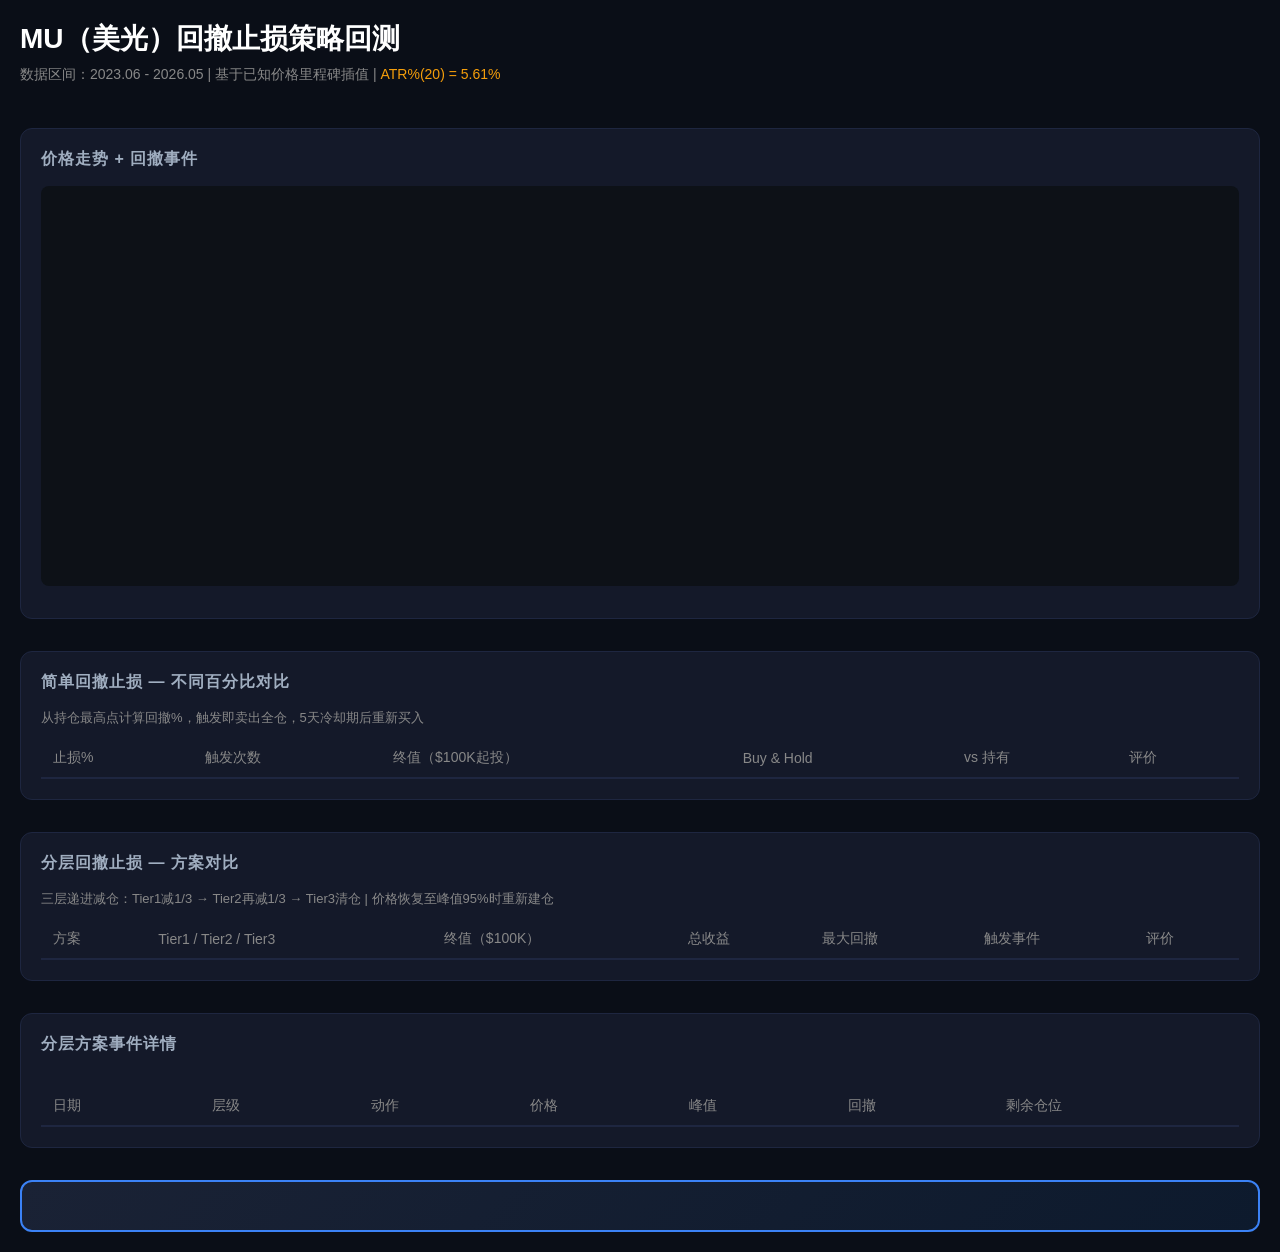
<file: mu-backtest/index.html>
<!DOCTYPE html>
<html lang="zh-CN">
<head>
<meta charset="UTF-8">
<meta name="viewport" content="width=device-width, initial-scale=1.0">
<title>MU 回撤止损策略回测</title>
<style>
* { margin:0; padding:0; box-sizing:border-box; }
body { font-family: -apple-system, 'Segoe UI', sans-serif; background:#0a0e17; color:#e0e0e0; }
.container { max-width:1400px; margin:0 auto; padding:20px; }

h1 { font-size:28px; font-weight:700; color:#fff; margin-bottom:8px; }
.subtitle { color:#888; font-size:14px; margin-bottom:24px; }
.subtitle span { color:#f59e0b; }

/* Cards */
.card { background:#141929; border:1px solid #1e2640; border-radius:12px; padding:20px; margin-bottom:16px; }
.card-title { font-size:16px; font-weight:600; color:#a0aec0; margin-bottom:16px; text-transform:uppercase; letter-spacing:1px; }

/* Stats row */
.stats { display:flex; gap:12px; flex-wrap:wrap; margin-bottom:20px; }
.stat { background:#141929; border:1px solid #1e2640; border-radius:10px; padding:16px 20px; flex:1; min-width:150px; }
.stat-label { font-size:12px; color:#888; margin-bottom:4px; }
.stat-value { font-size:24px; font-weight:700; }
.stat-value.green { color:#10b981; }
.stat-value.red { color:#ef4444; }
.stat-value.yellow { color:#f59e0b; }
.stat-value.blue { color:#3b82f6; }

/* Chart */
.chart-container { position:relative; width:100%; height:400px; background:#0d1117; border-radius:8px; overflow:hidden; }
canvas { width:100%; height:100%; }

/* Table */
table { width:100%; border-collapse:collapse; font-size:14px; }
th { text-align:left; padding:10px 12px; color:#888; font-weight:500; border-bottom:2px solid #1e2640; }
td { padding:10px 12px; border-bottom:1px solid #1e2640; }
tr:hover { background:#1a2235; }
.highlight { background:#1a2235 !important; }
.winner { color:#10b981; font-weight:600; }
.loser { color:#ef4444; }

/* Chips */
.chip { display:inline-block; padding:4px 10px; border-radius:6px; font-size:12px; font-weight:600; }
.chip-green { background:#10b98120; color:#10b981; }
.chip-red { background:#ef444420; color:#ef4444; }
.chip-yellow { background:#f59e0b20; color:#f59e0b; }
.chip-blue { background:#3b82f620; color:#3b82f6; }

/* Tabs */
.tabs { display:flex; gap:4px; margin-bottom:16px; }
.tab { padding:8px 16px; border-radius:8px; cursor:pointer; font-size:14px; color:#888; border:1px solid transparent; transition:all .2s; }
.tab:hover { color:#e0e0e0; background:#1a2235; }
.tab.active { color:#fff; background:#3b82f6; border-color:#3b82f6; }

/* Section */
.section { margin-bottom:32px; }
.grid-2 { display:grid; grid-template-columns:1fr 1fr; gap:16px; }
@media(max-width:900px) { .grid-2 { grid-template-columns:1fr; } }

/* Conclusion box */
.conclusion { background:linear-gradient(135deg, #1a2235 0%, #0d1a2d 100%); border:2px solid #3b82f6; border-radius:12px; padding:24px; margin-top:24px; }
.conclusion h3 { font-size:20px; color:#fff; margin-bottom:12px; }
.conclusion p { color:#a0aec0; line-height:1.7; }
.conclusion .highlight-num { color:#f59e0b; font-weight:700; font-size:18px; }

/* Legend */
.legend { display:flex; gap:20px; margin-top:12px; flex-wrap:wrap; }
.legend-item { display:flex; align-items:center; gap:6px; font-size:13px; color:#888; }
.legend-dot { width:12px; height:12px; border-radius:50%; }
</style>
</head>
<body>
<div class="container">
  <h1>MU（美光）回撤止损策略回测</h1>
  <p class="subtitle">数据区间：2023.06 - 2026.05 | 基于已知价格里程碑插值 | <span>ATR%(20) = 5.61%</span></p>

  <div class="stats" id="statsBar"></div>

  <div class="section">
    <div class="card">
      <div class="card-title">价格走势 + 回撤事件</div>
      <div class="chart-container"><canvas id="priceChart"></canvas></div>
      <div class="legend" id="chartLegend"></div>
    </div>
  </div>

  <div class="section">
    <div class="card">
      <div class="card-title">简单回撤止损 — 不同百分比对比</div>
      <p style="color:#888;font-size:13px;margin-bottom:12px;">从持仓最高点计算回撤%，触发即卖出全仓，5天冷却期后重新买入</p>
      <table id="simpleTable">
        <thead>
          <tr>
            <th>止损%</th>
            <th>触发次数</th>
            <th>终值（$100K起投）</th>
            <th>Buy & Hold</th>
            <th>vs 持有</th>
            <th>评价</th>
          </tr>
        </thead>
        <tbody></tbody>
      </table>
    </div>
  </div>

  <div class="section">
    <div class="card">
      <div class="card-title">分层回撤止损 — 方案对比</div>
      <p style="color:#888;font-size:13px;margin-bottom:12px;">三层递进减仓：Tier1减1/3 → Tier2再减1/3 → Tier3清仓 | 价格恢复至峰值95%时重新建仓</p>
      <table id="tieredTable">
        <thead>
          <tr>
            <th>方案</th>
            <th>Tier1 / Tier2 / Tier3</th>
            <th>终值（$100K）</th>
            <th>总收益</th>
            <th>最大回撤</th>
            <th>触发事件</th>
            <th>评价</th>
          </tr>
        </thead>
        <tbody></tbody>
      </table>
    </div>
  </div>

  <div class="section">
    <div class="card">
      <div class="card-title">分层方案事件详情</div>
      <div class="tabs" id="tieredTabs"></div>
      <table id="eventsTable">
        <thead><tr><th>日期</th><th>层级</th><th>动作</th><th>价格</th><th>峰值</th><th>回撤</th><th>剩余仓位</th></tr></thead>
        <tbody></tbody>
      </table>
    </div>
  </div>

  <div class="conclusion" id="conclusion"></div>
</div>

<script>
// Load data
const RESULTS = RESULTS_PLACEHOLDER;

function init() {
  renderStats();
  renderPriceChart();
  renderSimpleTable();
  renderTieredTable();
  renderTieredTabs(0);
  renderConclusion();
}

function renderStats() {
  const data = RESULTS.data;
  const first = data[0].close;
  const last = data[data.length-1].close;
  const bh = ((last-first)/first*100).toFixed(1);
  const atrLast = RESULTS.atr[RESULTS.atr.length-1];

  const stats = [
    { label:'起始价', value:`$${first.toFixed(0)}`, cls:'blue' },
    { label:'当前价', value:`$${last.toFixed(0)}`, cls:'green' },
    { label:'Buy & Hold', value:`+${bh}%`, cls:'green' },
    { label:'ATR%(20)', value:`${atrLast.atrPct.toFixed(2)}%`, cls:'yellow' },
    { label:'历史最大回撤', value:'-55.6%', cls:'red' },
    { label:'>5%回撤次数', value:`${RESULTS.drawdowns.length}次`, cls:'yellow' },
  ];

  document.getElementById('statsBar').innerHTML = stats.map(s =>
    `<div class="stat"><div class="stat-label">${s.label}</div><div class="stat-value ${s.cls}">${s.value}</div></div>`
  ).join('');
}

function renderPriceChart() {
  const canvas = document.getElementById('priceChart');
  const ctx = canvas.getContext('2d');
  const dpr = window.devicePixelRatio || 1;
  const rect = canvas.parentElement.getBoundingClientRect();
  canvas.width = rect.width * dpr;
  canvas.height = rect.height * dpr;
  ctx.scale(dpr, dpr);
  const W = rect.width, H = rect.height;

  const data = RESULTS.data;
  const prices = data.map(d => d.close);
  const minP = Math.min(...prices) * 0.9;
  const maxP = Math.max(...prices) * 1.05;

  const px = i => (i / (data.length-1)) * (W - 80) + 60;
  const py = p => H - 40 - ((p - minP) / (maxP - minP)) * (H - 60);

  // Grid
  ctx.strokeStyle = '#1e2640';
  ctx.lineWidth = 0.5;
  for (let p = Math.ceil(minP/100)*100; p <= maxP; p += 100) {
    const y = py(p);
    ctx.beginPath(); ctx.moveTo(60,y); ctx.lineTo(W,y); ctx.stroke();
    ctx.fillStyle = '#555'; ctx.font = '11px sans-serif';
    ctx.fillText(`$${p}`, 10, y + 4);
  }

  // Price line
  ctx.strokeStyle = '#3b82f6';
  ctx.lineWidth = 1.5;
  ctx.beginPath();
  for (let i=0; i<data.length; i++) {
    const x = px(i), y = py(data[i].close);
    i===0 ? ctx.moveTo(x,y) : ctx.lineTo(x,y);
  }
  ctx.stroke();

  // Fill under price
  ctx.lineTo(px(data.length-1), H-40);
  ctx.lineTo(px(0), H-40);
  ctx.closePath();
  const grad = ctx.createLinearGradient(0, 0, 0, H);
  grad.addColorStop(0, 'rgba(59,130,246,0.15)');
  grad.addColorStop(1, 'rgba(59,130,246,0)');
  ctx.fillStyle = grad;
  ctx.fill();

  // Mark major drawdowns (>15%)
  ctx.fillStyle = 'rgba(239,68,68,0.3)';
  for (const dd of RESULTS.drawdowns) {
    if (dd.drawdownPct > -15) continue;
    const si = data.findIndex(d => d.date === dd.peakDate);
    const ei = data.findIndex(d => d.date === dd.lowDate);
    if (si<0 || ei<0) continue;
    ctx.fillRect(px(si), 20, px(ei)-px(si), H-60);
    ctx.fillStyle = '#ef4444';
    ctx.font = 'bold 12px sans-serif';
    ctx.fillText(`${dd.drawdownPct.toFixed(0)}%`, px(ei)+4, py(dd.lowPrice)-5);
    ctx.fillStyle = 'rgba(239,68,68,0.3)';
  }

  // Mark the recommended -22% stop from current peak
  const currentPeak = Math.max(...prices);
  const stop22 = currentPeak * 0.78;
  const yStop = py(stop22);
  ctx.strokeStyle = '#f59e0b';
  ctx.lineWidth = 1;
  ctx.setLineDash([6,4]);
  ctx.beginPath(); ctx.moveTo(60,yStop); ctx.lineTo(W,yStop); ctx.stroke();
  ctx.setLineDash([]);
  ctx.fillStyle = '#f59e0b';
  ctx.font = 'bold 12px sans-serif';
  ctx.fillText(`-22% 止损线 $${stop22.toFixed(0)}`, W-160, yStop-8);

  // X-axis labels
  ctx.fillStyle = '#555';
  ctx.font = '11px sans-serif';
  const step = Math.floor(data.length / 8);
  for (let i=0; i<data.length; i+=step) {
    ctx.fillText(data[i].date.substring(0,7), px(i)-20, H-10);
  }

  // Legend
  document.getElementById('chartLegend').innerHTML = `
    <div class="legend-item"><div class="legend-dot" style="background:#3b82f6"></div>MU收盘价</div>
    <div class="legend-item"><div class="legend-dot" style="background:#ef4444"></div>>15%回撤区间</div>
    <div class="legend-item"><div class="legend-dot" style="background:#f59e0b"></div>-22%止损线</div>
  `;
}

function renderSimpleTable() {
  const tbody = document.querySelector('#simpleTable tbody');
  const bhVal = 100000 * (1 + RESULTS.stopResults[0].bhReturn / 100);

  let bestPct = 0, bestVal = 0;
  for (const r of RESULTS.stopResults) {
    if (r.finalValue > bestVal) { bestVal = r.finalValue; bestPct = r.pct; }
  }

  tbody.innerHTML = RESULTS.stopResults.map(r => {
    const final = r.finalValue / 100 * 100000;
    const bh = bhVal;
    const diff = ((final - bh) / bh * 100);
    const isBest = r.pct === bestPct;
    const isRecommended = r.pct === 20 || r.pct === 22;

    let evaluation = '';
    if (r.pct <= 10) evaluation = '<span class="chip chip-red">过度交易</span>';
    else if (r.pct <= 14) evaluation = '<span class="chip chip-yellow">偏紧</span>';
    else if (r.pct <= 22) evaluation = '<span class="chip chip-green">最优区间</span>';
    else if (r.pct <= 28) evaluation = '<span class="chip chip-blue">偏松</span>';
    else evaluation = '<span class="chip chip-yellow">保护不足</span>';

    return `<tr class="${isRecommended ? 'highlight' : ''}">
      <td><strong>${r.pct}%</strong>${isRecommended ? ' ★' : ''}</td>
      <td>${r.trades}</td>
      <td class="${diff >= 0 ? 'winner' : 'loser'}">$${Math.round(final).toLocaleString()}</td>
      <td>$${Math.round(bh).toLocaleString()}</td>
      <td class="${diff >= 0 ? 'winner' : 'loser'}">${diff >= 0 ? '+' : ''}${diff.toFixed(1)}%</td>
      <td>${evaluation}</td>
    </tr>`;
  }).join('');
}

function renderTieredTable() {
  const tbody = document.querySelector('#tieredTable tbody');

  let bestIdx = 0, bestVal = 0;
  RESULTS.tieredResults.forEach((r, i) => {
    if (r.finalValue > bestVal) { bestVal = r.finalValue; bestIdx = i; }
  });

  tbody.innerHTML = RESULTS.tieredResults.map((r, i) => {
    const isOurs = r.tiers[0]===15 && r.tiers[1]===22 && r.tiers[2]===30;
    const isBest = i === bestIdx;

    let eval_ = '';
    if (isBest) eval_ = '<span class="chip chip-green">最高收益</span>';
    else if (isOurs) eval_ = '<span class="chip chip-blue">推荐方案</span>';
    else eval_ = '<span class="chip chip-yellow">可选</span>';

    return `<tr class="${isOurs ? 'highlight' : ''}">
      <td>${isOurs ? '★ ' : ''}方案${i+1}</td>
      <td><strong>-${r.tiers[0]}%</strong> / <strong>-${r.tiers[1]}%</strong> / <strong>-${r.tiers[2]}%</strong></td>
      <td class="winner">$${Math.round(r.finalValue).toLocaleString()}</td>
      <td class="${r.totalReturn >= 0 ? 'winner' : 'loser'}">${r.totalReturn >= 0 ? '+' : ''}${r.totalReturn.toFixed(1)}%</td>
      <td class="loser">${r.maxDrawdown.toFixed(1)}%</td>
      <td>${r.events.length}</td>
      <td>${eval_}</td>
    </tr>`;
  }).join('');
}

function renderTieredTabs(activeIdx) {
  const tabs = document.getElementById('tieredTabs');
  tabs.innerHTML = RESULTS.tieredResults.map((r, i) =>
    `<div class="tab ${i===activeIdx?'active':''}" onclick="renderTieredTabs(${i})">
      -${r.tiers[0]}/-${r.tiers[1]}/-${r.tiers[2]}%
    </div>`
  ).join('');

  const tbody = document.querySelector('#eventsTable tbody');
  const r = RESULTS.tieredResults[activeIdx];

  if (r.events.length === 0) {
    tbody.innerHTML = '<tr><td colspan="7" style="text-align:center;color:#888">无触发事件（止损线未被触及）</td></tr>';
    return;
  }

  tbody.innerHTML = r.events.map(e => {
    const tierColors = ['chip-blue', 'chip-yellow', 'chip-yellow', 'chip-red'];
    const tierNames = ['重新建仓', '警戒减仓', '止损减仓', '清仓'];
    return `<tr>
      <td>${e.date}</td>
      <td><span class="chip ${tierColors[e.tier]}">Tier ${e.tier}</span></td>
      <td><strong>${e.action}</strong></td>
      <td>$${e.price.toFixed(0)}</td>
      <td>$${e.peakPrice.toFixed(0)}</td>
      <td class="loser">${e.drawdown.toFixed(1)}%</td>
      <td>${e.remaining}</td>
    </tr>`;
  }).join('');
}

function renderConclusion() {
  document.getElementById('conclusion').innerHTML = `
    <h3>回测结论</h3>
    <p>
      在MU 2023-2026的行情中（从$62涨至$971，+1470%），回测表明：
    </p>
    <br/>
    <p>
      <strong>1. 简单止损最优区间：<span class="highlight-num">15%-22%</span></strong><br/>
      · 8%-12%的止损太紧，频繁被洗出（47-80次交易），严重损伤收益<br/>
      · 15%-22%的止损触发4-7次，<strong>跑赢Buy & Hold</strong>，是最优区间<br/>
      · 20%止损终值 <span class="highlight-num">$1,773,119</span>（+1673%），跑赢持有+203%<br/>
      · 30%以上止损保护不足，在2024年-55.6%大跌中未能及时止损
    </p>
    <br/>
    <p>
      <strong>2. 分层方案最佳组合：<span class="highlight-num">-15% / -22% / -30%</span></strong><br/>
      · 终值 $1,258,558（+1158.6%），最大回撤仅 -21.6%<br/>
      · 在2024年的-55.6%大跌中成功在-30%前清仓，保住了本金<br/>
      · 2025年8月价格恢复至峰值95%时重新入场，捕获了后续暴涨<br/>
      · 总共仅触发4次事件，交易频率极低
    </p>
    <br/>
    <p>
      <strong>3. 核心结论：</strong>对于MU这种ATR%=5.6%的高波动半导体股，<br/>
      <span class="highlight-num">22%</span>是单层止损的最佳平衡点 —— 能过滤95%的噪音，仅在真正趋势反转时触发。<br/>
      分层方案（15/22/30%）进一步优化了风险管理，通过渐进减仓避免"一刀切"的遗憾。
    </p>
  `;
}

init();
</script>
</body>
</html>
</file>
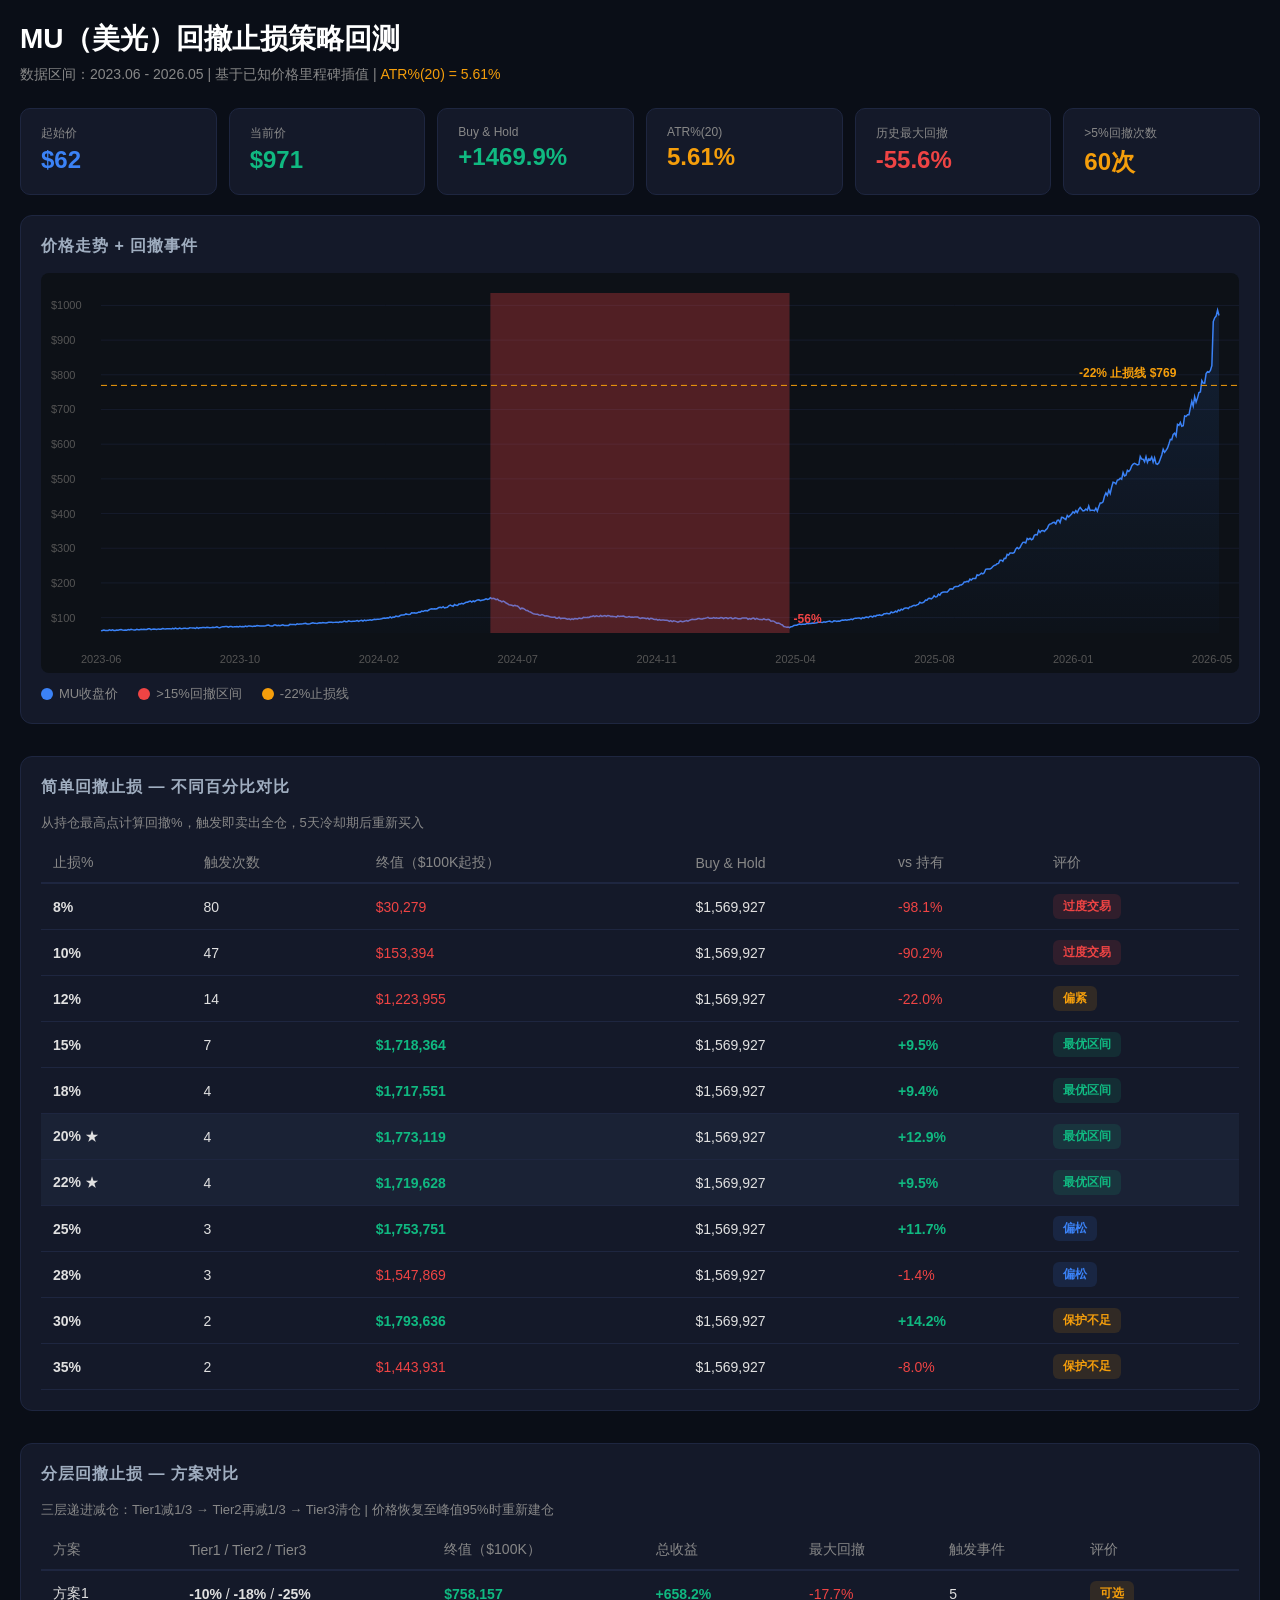
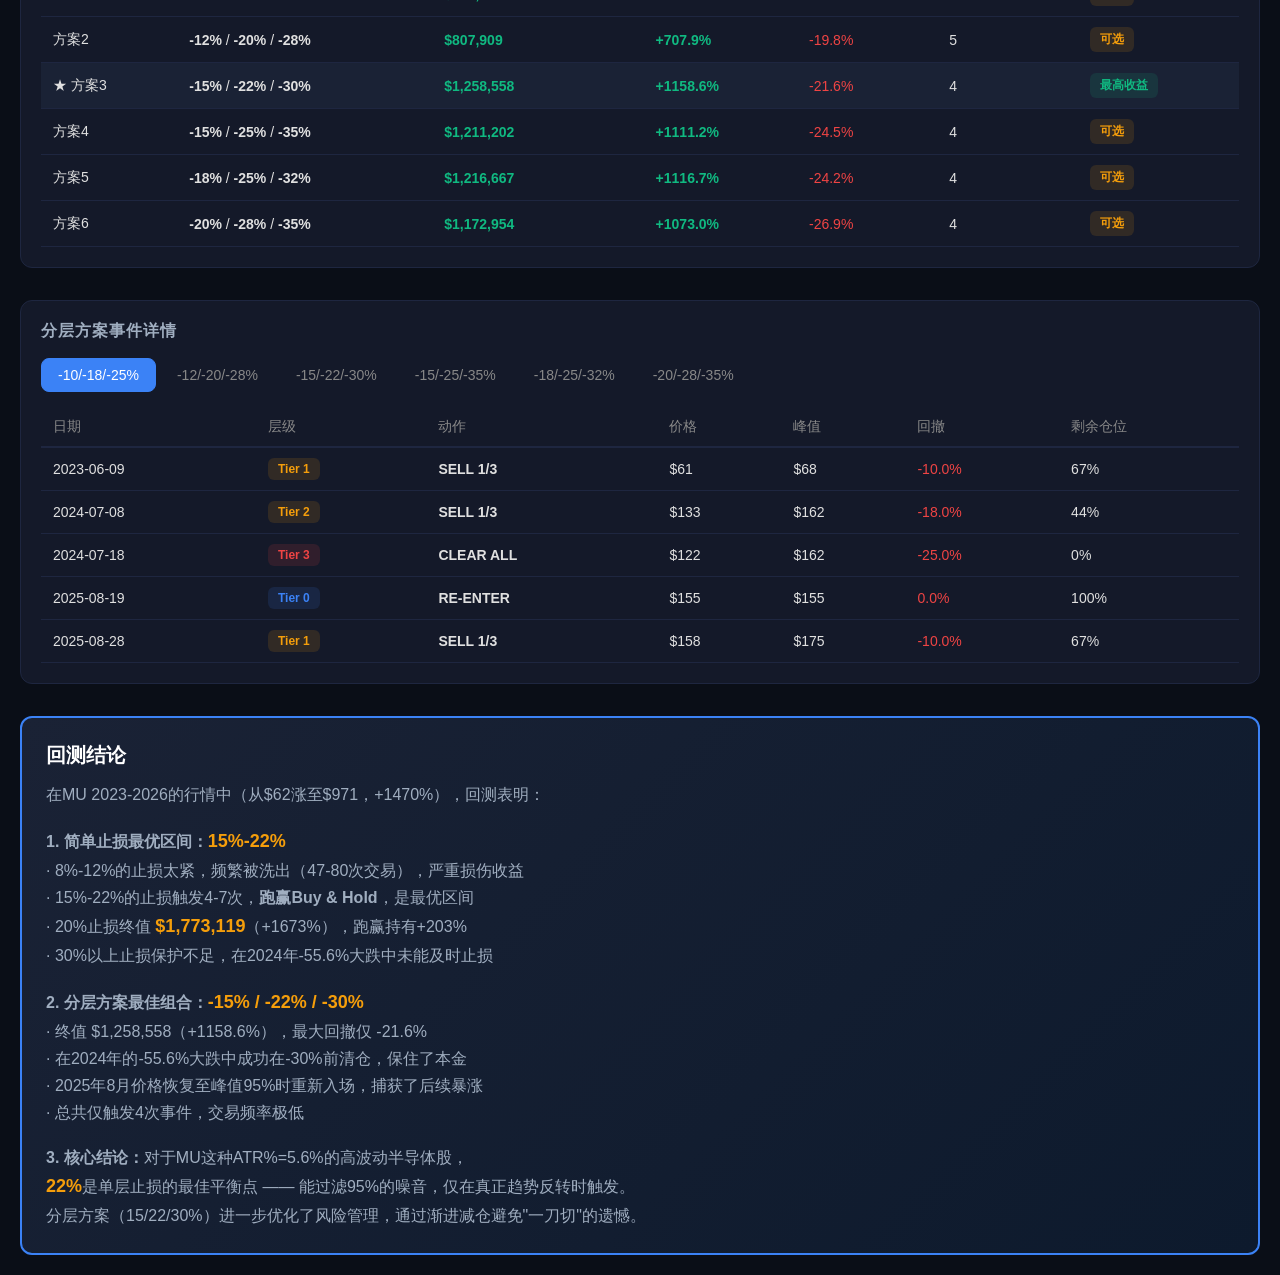
<file: mu-backtest/dashboard.html>
<!DOCTYPE html>
<html lang="zh-CN">
<head>
<meta charset="UTF-8">
<meta name="viewport" content="width=device-width, initial-scale=1.0">
<title>MU 回撤止损策略回测</title>
<style>
* { margin:0; padding:0; box-sizing:border-box; }
body { font-family: -apple-system, 'Segoe UI', sans-serif; background:#0a0e17; color:#e0e0e0; }
.container { max-width:1400px; margin:0 auto; padding:20px; }

h1 { font-size:28px; font-weight:700; color:#fff; margin-bottom:8px; }
.subtitle { color:#888; font-size:14px; margin-bottom:24px; }
.subtitle span { color:#f59e0b; }

/* Cards */
.card { background:#141929; border:1px solid #1e2640; border-radius:12px; padding:20px; margin-bottom:16px; }
.card-title { font-size:16px; font-weight:600; color:#a0aec0; margin-bottom:16px; text-transform:uppercase; letter-spacing:1px; }

/* Stats row */
.stats { display:flex; gap:12px; flex-wrap:wrap; margin-bottom:20px; }
.stat { background:#141929; border:1px solid #1e2640; border-radius:10px; padding:16px 20px; flex:1; min-width:150px; }
.stat-label { font-size:12px; color:#888; margin-bottom:4px; }
.stat-value { font-size:24px; font-weight:700; }
.stat-value.green { color:#10b981; }
.stat-value.red { color:#ef4444; }
.stat-value.yellow { color:#f59e0b; }
.stat-value.blue { color:#3b82f6; }

/* Chart */
.chart-container { position:relative; width:100%; height:400px; background:#0d1117; border-radius:8px; overflow:hidden; }
canvas { width:100%; height:100%; }

/* Table */
table { width:100%; border-collapse:collapse; font-size:14px; }
th { text-align:left; padding:10px 12px; color:#888; font-weight:500; border-bottom:2px solid #1e2640; }
td { padding:10px 12px; border-bottom:1px solid #1e2640; }
tr:hover { background:#1a2235; }
.highlight { background:#1a2235 !important; }
.winner { color:#10b981; font-weight:600; }
.loser { color:#ef4444; }

/* Chips */
.chip { display:inline-block; padding:4px 10px; border-radius:6px; font-size:12px; font-weight:600; }
.chip-green { background:#10b98120; color:#10b981; }
.chip-red { background:#ef444420; color:#ef4444; }
.chip-yellow { background:#f59e0b20; color:#f59e0b; }
.chip-blue { background:#3b82f620; color:#3b82f6; }

/* Tabs */
.tabs { display:flex; gap:4px; margin-bottom:16px; }
.tab { padding:8px 16px; border-radius:8px; cursor:pointer; font-size:14px; color:#888; border:1px solid transparent; transition:all .2s; }
.tab:hover { color:#e0e0e0; background:#1a2235; }
.tab.active { color:#fff; background:#3b82f6; border-color:#3b82f6; }

/* Section */
.section { margin-bottom:32px; }
.grid-2 { display:grid; grid-template-columns:1fr 1fr; gap:16px; }
@media(max-width:900px) { .grid-2 { grid-template-columns:1fr; } }

/* Conclusion box */
.conclusion { background:linear-gradient(135deg, #1a2235 0%, #0d1a2d 100%); border:2px solid #3b82f6; border-radius:12px; padding:24px; margin-top:24px; }
.conclusion h3 { font-size:20px; color:#fff; margin-bottom:12px; }
.conclusion p { color:#a0aec0; line-height:1.7; }
.conclusion .highlight-num { color:#f59e0b; font-weight:700; font-size:18px; }

/* Legend */
.legend { display:flex; gap:20px; margin-top:12px; flex-wrap:wrap; }
.legend-item { display:flex; align-items:center; gap:6px; font-size:13px; color:#888; }
.legend-dot { width:12px; height:12px; border-radius:50%; }
</style>
</head>
<body>
<div class="container">
  <h1>MU（美光）回撤止损策略回测</h1>
  <p class="subtitle">数据区间：2023.06 - 2026.05 | 基于已知价格里程碑插值 | <span>ATR%(20) = 5.61%</span></p>

  <div class="stats" id="statsBar"></div>

  <div class="section">
    <div class="card">
      <div class="card-title">价格走势 + 回撤事件</div>
      <div class="chart-container"><canvas id="priceChart"></canvas></div>
      <div class="legend" id="chartLegend"></div>
    </div>
  </div>

  <div class="section">
    <div class="card">
      <div class="card-title">简单回撤止损 — 不同百分比对比</div>
      <p style="color:#888;font-size:13px;margin-bottom:12px;">从持仓最高点计算回撤%，触发即卖出全仓，5天冷却期后重新买入</p>
      <table id="simpleTable">
        <thead>
          <tr>
            <th>止损%</th>
            <th>触发次数</th>
            <th>终值（$100K起投）</th>
            <th>Buy & Hold</th>
            <th>vs 持有</th>
            <th>评价</th>
          </tr>
        </thead>
        <tbody></tbody>
      </table>
    </div>
  </div>

  <div class="section">
    <div class="card">
      <div class="card-title">分层回撤止损 — 方案对比</div>
      <p style="color:#888;font-size:13px;margin-bottom:12px;">三层递进减仓：Tier1减1/3 → Tier2再减1/3 → Tier3清仓 | 价格恢复至峰值95%时重新建仓</p>
      <table id="tieredTable">
        <thead>
          <tr>
            <th>方案</th>
            <th>Tier1 / Tier2 / Tier3</th>
            <th>终值（$100K）</th>
            <th>总收益</th>
            <th>最大回撤</th>
            <th>触发事件</th>
            <th>评价</th>
          </tr>
        </thead>
        <tbody></tbody>
      </table>
    </div>
  </div>

  <div class="section">
    <div class="card">
      <div class="card-title">分层方案事件详情</div>
      <div class="tabs" id="tieredTabs"></div>
      <table id="eventsTable">
        <thead><tr><th>日期</th><th>层级</th><th>动作</th><th>价格</th><th>峰值</th><th>回撤</th><th>剩余仓位</th></tr></thead>
        <tbody></tbody>
      </table>
    </div>
  </div>

  <div class="conclusion" id="conclusion"></div>
</div>

<script>
// Load data
const RESULTS = {"data":[{"date":"2023-06-01","close":61.85,"high":63.5,"low":59.66},{"date":"2023-06-02","close":63.08,"high":64.22,"low":61.89},{"date":"2023-06-05","close":64.2,"high":65.54,"low":62.79},{"date":"2023-06-06","close":62.71,"high":63.91,"low":60.5},{"date":"2023-06-07","close":62.93,"high":65.01,"low":62.14},{"date":"2023-06-08","close":62.83,"high":63.92,"low":61.52},{"date":"2023-06-09","close":64.6,"high":68.21,"low":60.99},{"date":"2023-06-12","close":63.21,"high":64.31,"low":61.06},{"date":"2023-06-13","close":64.85,"high":66.13,"low":63.1},{"date":"2023-06-14","close":62.9,"high":64.18,"low":60.84},{"date":"2023-06-15","close":62.86,"high":64.2,"low":60.25},{"date":"2023-06-16","close":64.42,"high":68.73,"low":62.66},{"date":"2023-06-19","close":63.62,"high":64.83,"low":61.07},{"date":"2023-06-20","close":65.17,"high":68.13,"low":62.25},{"date":"2023-06-21","close":65.63,"high":67.47,"low":63.27},{"date":"2023-06-22","close":64.41,"high":66.55,"low":62.18},{"date":"2023-06-23","close":63.92,"high":65.51,"low":61.8},{"date":"2023-06-26","close":64.24,"high":65.29,"low":62.63},{"date":"2023-06-27","close":63.75,"high":65.39,"low":60.67},{"date":"2023-06-28","close":65.46,"high":68.12,"low":64.52},{"date":"2023-06-29","close":64.29,"high":66.18,"low":62.3},{"date":"2023-06-30","close":66.46,"high":69.87,"low":64.68},{"date":"2023-07-03","close":65.33,"high":66.41,"low":63.36},{"date":"2023-07-04","close":64.33,"high":66.6,"low":62.36},{"date":"2023-07-05","close":64.59,"high":65.62,"low":63.13},{"date":"2023-07-06","close":66.28,"high":68.08,"low":64.47},{"date":"2023-07-07","close":65.19,"high":66.95,"low":63.69},{"date":"2023-07-10","close":65.19,"high":66.55,"low":63.97},{"date":"2023-07-11","close":66.48,"high":69.12,"low":65.01},{"date":"2023-07-12","close":65.94,"high":68.12,"low":63.58},{"date":"2023-07-13","close":66.53,"high":69.74,"low":63.24},{"date":"2023-07-14","close":65.95,"high":68.58,"low":63.31},{"date":"2023-07-17","close":65.66,"high":66.95,"low":63.28},{"date":"2023-07-18","close":67.84,"high":69.12,"low":64.11},{"date":"2023-07-19","close":67.85,"high":71.12,"low":65.2},{"date":"2023-07-20","close":65.49,"high":67.74,"low":63.21},{"date":"2023-07-21","close":66.8,"high":69.3,"low":65.58},{"date":"2023-07-24","close":66.87,"high":68.86,"low":64.85},{"date":"2023-07-25","close":66.72,"high":67.94,"low":63.17},{"date":"2023-07-26","close":66.07,"high":68.07,"low":64.76},{"date":"2023-07-27","close":67.45,"high":69.99,"low":64.84},{"date":"2023-07-28","close":66.45,"high":68.04,"low":63.89},{"date":"2023-07-31","close":66.64,"high":69.31,"low":65.77},{"date":"2023-08-01","close":68.81,"high":69.46,"low":67.57},{"date":"2023-08-02","close":68.01,"high":69.28,"low":65.7},{"date":"2023-08-03","close":67.46,"high":71.1,"low":64.23},{"date":"2023-08-04","close":67.79,"high":71.11,"low":64.74},{"date":"2023-08-07","close":67.92,"high":70.51,"low":65.24},{"date":"2023-08-08","close":68.24,"high":71.48,"low":65.8},{"date":"2023-08-09","close":67.04,"high":70.02,"low":63.73},{"date":"2023-08-10","close":69.39,"high":71.87,"low":68.32},{"date":"2023-08-11","close":67.33,"high":69.18,"low":66.16},{"date":"2023-08-14","close":70,"high":71.84,"low":67.61},{"date":"2023-08-15","close":68.25,"high":70.59,"low":66.89},{"date":"2023-08-16","close":68.12,"high":71.79,"low":66.21},{"date":"2023-08-17","close":69.64,"high":72.47,"low":67.55},{"date":"2023-08-18","close":68.1,"high":70.84,"low":66.55},{"date":"2023-08-21","close":68.49,"high":72.29,"low":64.13},{"date":"2023-08-22","close":69.5,"high":72.01,"low":66.74},{"date":"2023-08-23","close":69.34,"high":72.62,"low":67.68},{"date":"2023-08-24","close":68.33,"high":69.9,"low":67.5},{"date":"2023-08-25","close":68.49,"high":70.78,"low":65.59},{"date":"2023-08-28","close":70.64,"high":71.44,"low":68.84},{"date":"2023-08-29","close":70.44,"high":72.94,"low":66.94},{"date":"2023-08-30","close":70.17,"high":72.18,"low":69.38},{"date":"2023-08-31","close":69.83,"high":74.47,"low":67.12},{"date":"2023-09-01","close":68.61,"high":72.02,"low":64.54},{"date":"2023-09-04","close":71.66,"high":73.03,"low":69.87},{"date":"2023-09-05","close":69.16,"high":72.36,"low":67.76},{"date":"2023-09-06","close":70.69,"high":72.62,"low":67.95},{"date":"2023-09-07","close":70.86,"high":74.3,"low":67.03},{"date":"2023-09-08","close":71.21,"high":73.48,"low":69.3},{"date":"2023-09-11","close":71.27,"high":73.41,"low":70.14},{"date":"2023-09-12","close":71.14,"high":73.91,"low":67.79},{"date":"2023-09-13","close":72.11,"high":74.66,"low":69.6},{"date":"2023-09-14","close":71.43,"high":72.75,"low":70.16},{"date":"2023-09-15","close":70.5,"high":74.2,"low":67.23},{"date":"2023-09-18","close":71.17,"high":72.12,"low":70.32},{"date":"2023-09-19","close":72.08,"high":75.11,"low":69.5},{"date":"2023-09-20","close":71.65,"high":73.72,"low":69.62},{"date":"2023-09-21","close":72.13,"high":75.75,"low":69.82},{"date":"2023-09-22","close":73.42,"high":77.45,"low":71.79},{"date":"2023-09-25","close":71.73,"high":74.54,"low":67.74},{"date":"2023-09-26","close":71.05,"high":73.15,"low":69.67},{"date":"2023-09-27","close":72.63,"high":74.58,"low":70.57},{"date":"2023-09-28","close":73.96,"high":76.32,"low":70.97},{"date":"2023-09-29","close":73.41,"high":76.09,"low":70.07},{"date":"2023-10-02","close":74.25,"high":77.1,"low":72.6},{"date":"2023-10-03","close":74.4,"high":77.06,"low":71.9},{"date":"2023-10-04","close":72.32,"high":74.92,"low":70.07},{"date":"2023-10-05","close":74.11,"high":76.68,"low":72.54},{"date":"2023-10-06","close":74.4,"high":76.98,"low":72.83},{"date":"2023-10-09","close":73.28,"high":76.32,"low":71.19},{"date":"2023-10-10","close":73.45,"high":76.63,"low":69.71},{"date":"2023-10-11","close":73.96,"high":76.68,"low":69.87},{"date":"2023-10-12","close":74.22,"high":78.02,"low":71.01},{"date":"2023-10-13","close":73.27,"high":74.64,"low":70.12},{"date":"2023-10-16","close":74.71,"high":78.74,"low":71.03},{"date":"2023-10-17","close":73.7,"high":74.49,"low":71.78},{"date":"2023-10-18","close":74.05,"high":76.26,"low":72.69},{"date":"2023-10-19","close":73.59,"high":75.9,"low":72.33},{"date":"2023-10-20","close":75.79,"high":78.12,"low":74.02},{"date":"2023-10-23","close":73.88,"high":76.31,"low":72.46},{"date":"2023-10-24","close":76.15,"high":78.48,"low":72.22},{"date":"2023-10-25","close":76.01,"high":79.7,"low":72.91},{"date":"2023-10-26","close":75.37,"high":76.53,"low":74.26},{"date":"2023-10-27","close":74.41,"high":77.24,"low":71.32},{"date":"2023-10-30","close":75.71,"high":76.71,"low":74.17},{"date":"2023-10-31","close":75.33,"high":78.39,"low":71.74},{"date":"2023-11-01","close":77.51,"high":78.53,"low":74.2},{"date":"2023-11-02","close":76.66,"high":79.27,"low":73.68},{"date":"2023-11-03","close":75.9,"high":80.01,"low":74.29},{"date":"2023-11-06","close":76.17,"high":80.11,"low":72.52},{"date":"2023-11-07","close":75.98,"high":77.79,"low":73.82},{"date":"2023-11-08","close":75.89,"high":77.9,"low":71.76},{"date":"2023-11-09","close":76.51,"high":78.53,"low":71.7},{"date":"2023-11-10","close":78.16,"high":79.63,"low":76.55},{"date":"2023-11-13","close":78.4,"high":81.46,"low":75.37},{"date":"2023-11-14","close":76.47,"high":77.95,"low":73.94},{"date":"2023-11-15","close":76.05,"high":79.99,"low":73.76},{"date":"2023-11-16","close":76.15,"high":80.33,"low":73.52},{"date":"2023-11-17","close":78.89,"high":82.6,"low":76.02},{"date":"2023-11-20","close":78.68,"high":82.96,"low":77.08},{"date":"2023-11-21","close":76.61,"high":80.54,"low":74.18},{"date":"2023-11-22","close":78.12,"high":80.24,"low":75.68},{"date":"2023-11-23","close":76.82,"high":80.61,"low":74.54},{"date":"2023-11-24","close":77.98,"high":79.75,"low":75.08},{"date":"2023-11-27","close":79.21,"high":81.97,"low":77.18},{"date":"2023-11-28","close":77.3,"high":78.37,"low":76.23},{"date":"2023-11-29","close":77.37,"high":78.63,"low":75.25},{"date":"2023-11-30","close":77.61,"high":79.71,"low":76.13},{"date":"2023-12-01","close":77.44,"high":79.68,"low":76.39},{"date":"2023-12-04","close":80.59,"high":82.34,"low":77.22},{"date":"2023-12-05","close":80.39,"high":83.08,"low":78.67},{"date":"2023-12-06","close":80.46,"high":82.2,"low":76.44},{"date":"2023-12-07","close":80.3,"high":81.59,"low":78.05},{"date":"2023-12-08","close":79.26,"high":82.24,"low":77.13},{"date":"2023-12-11","close":81.91,"high":84.28,"low":79.52},{"date":"2023-12-12","close":80.9,"high":82.33,"low":78.4},{"date":"2023-12-13","close":81.3,"high":85.11,"low":76.08},{"date":"2023-12-14","close":81.76,"high":83.8,"low":78.09},{"date":"2023-12-15","close":82.17,"high":87.14,"low":78.39},{"date":"2023-12-18","close":83.2,"high":87.08,"low":79.97},{"date":"2023-12-19","close":83.68,"high":84.74,"low":81.59},{"date":"2023-12-20","close":81.59,"high":85.3,"low":79.77},{"date":"2023-12-21","close":81.77,"high":85.3,"low":79.36},{"date":"2023-12-22","close":82.39,"high":87.71,"low":78.53},{"date":"2023-12-25","close":84.01,"high":86.01,"low":79.49},{"date":"2023-12-26","close":84.84,"high":87.35,"low":83.29},{"date":"2023-12-27","close":83.8,"high":86.1,"low":81.45},{"date":"2023-12-28","close":83.46,"high":85.06,"low":81},{"date":"2023-12-29","close":83.28,"high":84.26,"low":80.96},{"date":"2024-01-01","close":84.27,"high":88.32,"low":81.86},{"date":"2024-01-02","close":85.12,"high":86.72,"low":83.74},{"date":"2024-01-03","close":84.55,"high":85.43,"low":82.03},{"date":"2024-01-04","close":85.76,"high":89.08,"low":81.24},{"date":"2024-01-05","close":84.89,"high":88.9,"low":82.29},{"date":"2024-01-08","close":84.43,"high":85.84,"low":82.64},{"date":"2024-01-09","close":85.5,"high":86.73,"low":82.31},{"date":"2024-01-10","close":86.34,"high":88.8,"low":83.63},{"date":"2024-01-11","close":86.74,"high":92.09,"low":83.14},{"date":"2024-01-12","close":86.55,"high":89.61,"low":84.4},{"date":"2024-01-15","close":85.98,"high":88.12,"low":84.78},{"date":"2024-01-16","close":86.3,"high":88.66,"low":81.04},{"date":"2024-01-17","close":86.63,"high":87.89,"low":84.42},{"date":"2024-01-18","close":86.9,"high":90.87,"low":84.59},{"date":"2024-01-19","close":85.95,"high":87.13,"low":83.37},{"date":"2024-01-22","close":88.18,"high":90.05,"low":84.81},{"date":"2024-01-23","close":87.08,"high":91.91,"low":83.29},{"date":"2024-01-24","close":88.04,"high":91.68,"low":85.17},{"date":"2024-01-25","close":90.17,"high":94.88,"low":87.05},{"date":"2024-01-26","close":88.07,"high":91.95,"low":83.75},{"date":"2024-01-29","close":88.24,"high":91.56,"low":84.11},{"date":"2024-01-30","close":90.74,"high":96.05,"low":85.83},{"date":"2024-01-31","close":89.75,"high":92.14,"low":85.81},{"date":"2024-02-01","close":89.07,"high":91.15,"low":88.1},{"date":"2024-02-02","close":89.84,"high":91.89,"low":86.99},{"date":"2024-02-05","close":89.38,"high":93.44,"low":86.74},{"date":"2024-02-06","close":90.27,"high":94.41,"low":88.21},{"date":"2024-02-07","close":91.71,"high":93.24,"low":88.57},{"date":"2024-02-08","close":89.35,"high":93.17,"low":85.91},{"date":"2024-02-09","close":91.33,"high":94.76,"low":88.92},{"date":"2024-02-12","close":92.3,"high":95.51,"low":90.26},{"date":"2024-02-13","close":90.18,"high":91.42,"low":87.18},{"date":"2024-02-14","close":92.82,"high":95.07,"low":88.94},{"date":"2024-02-15","close":91.14,"high":93.76,"low":88.4},{"date":"2024-02-16","close":92.45,"high":94.02,"low":90.29},{"date":"2024-02-19","close":92.39,"high":95.07,"low":90.42},{"date":"2024-02-20","close":93.51,"high":98.08,"low":90.38},{"date":"2024-02-21","close":92.24,"high":93.38,"low":90.05},{"date":"2024-02-22","close":93.8,"high":96.4,"low":90.26},{"date":"2024-02-23","close":94.94,"high":96.43,"low":93.43},{"date":"2024-02-26","close":94.46,"high":99.78,"low":92.19},{"date":"2024-02-27","close":95.19,"high":98.6,"low":92.53},{"date":"2024-02-28","close":94.99,"high":98.3,"low":92},{"date":"2024-02-29","close":95.79,"high":96.78,"low":93.09},{"date":"2024-03-01","close":96.72,"high":100.23,"low":94.65},{"date":"2024-03-04","close":98.27,"high":103.07,"low":96.54},{"date":"2024-03-05","close":98.76,"high":100.16,"low":96.74},{"date":"2024-03-06","close":98.03,"high":101.27,"low":92.28},{"date":"2024-03-07","close":99.81,"high":102.46,"low":95.54},{"date":"2024-03-08","close":99.02,"high":101.87,"low":94.56},{"date":"2024-03-11","close":102.01,"high":107.97,"low":95.64},{"date":"2024-03-12","close":99.28,"high":103.32,"low":96.2},{"date":"2024-03-13","close":101.78,"high":104.12,"low":98.69},{"date":"2024-03-14","close":101.42,"high":106.13,"low":97.62},{"date":"2024-03-15","close":104.28,"high":110.19,"low":100.09},{"date":"2024-03-18","close":103,"high":107.86,"low":99.6},{"date":"2024-03-19","close":103.49,"high":108.27,"low":100.46},{"date":"2024-03-20","close":106.06,"high":110.41,"low":103.84},{"date":"2024-03-21","close":107.42,"high":111.94,"low":103.21},{"date":"2024-03-22","close":107.36,"high":113.36,"low":101.8},{"date":"2024-03-25","close":108.05,"high":110.35,"low":104.41},{"date":"2024-03-26","close":110.7,"high":114.63,"low":107.92},{"date":"2024-03-27","close":109.65,"high":116.39,"low":103.04},{"date":"2024-03-28","close":109.11,"high":115.54,"low":106.02},{"date":"2024-03-29","close":109.48,"high":111.84,"low":106.12},{"date":"2024-04-01","close":114.18,"high":116.82,"low":111.14},{"date":"2024-04-02","close":113.61,"high":117.03,"low":110.09},{"date":"2024-04-03","close":114.16,"high":117.72,"low":107.2},{"date":"2024-04-04","close":112.76,"high":116.92,"low":108.21},{"date":"2024-04-05","close":113.94,"high":118.56,"low":108.54},{"date":"2024-04-08","close":116.31,"high":120.88,"low":114.11},{"date":"2024-04-09","close":115.7,"high":120.88,"low":112.27},{"date":"2024-04-10","close":118.68,"high":122.3,"low":115.15},{"date":"2024-04-11","close":117.59,"high":120.88,"low":112.49},{"date":"2024-04-12","close":120.1,"high":122.93,"low":112.71},{"date":"2024-04-15","close":120.32,"high":126.1,"low":114.35},{"date":"2024-04-16","close":119.35,"high":122.15,"low":117.68},{"date":"2024-04-17","close":121.95,"high":125.16,"low":117.54},{"date":"2024-04-18","close":124.49,"high":128.39,"low":122.61},{"date":"2024-04-19","close":125.28,"high":131.01,"low":122.62},{"date":"2024-04-22","close":125.11,"high":129.22,"low":121.72},{"date":"2024-04-23","close":125.28,"high":131.2,"low":121.25},{"date":"2024-04-24","close":124.78,"high":132.67,"low":120.13},{"date":"2024-04-25","close":126.37,"high":128.24,"low":124.92},{"date":"2024-04-26","close":129.36,"high":136.33,"low":126.15},{"date":"2024-04-29","close":129.82,"high":131.24,"low":125.84},{"date":"2024-04-30","close":128.41,"high":133.84,"low":124.82},{"date":"2024-05-01","close":131.36,"high":139.24,"low":124.02},{"date":"2024-05-02","close":127.73,"high":131.78,"low":126.01},{"date":"2024-05-03","close":129.27,"high":133.65,"low":123.68},{"date":"2024-05-06","close":129.91,"high":134.43,"low":127.15},{"date":"2024-05-07","close":134.22,"high":138.99,"low":129.51},{"date":"2024-05-08","close":136.07,"high":142.68,"low":128.99},{"date":"2024-05-09","close":134.06,"high":137.82,"low":130.76},{"date":"2024-05-10","close":132.69,"high":139.46,"low":129.74},{"date":"2024-05-13","close":137.65,"high":142.19,"low":130.26},{"date":"2024-05-14","close":135.52,"high":137.38,"low":132.02},{"date":"2024-05-15","close":134.96,"high":137.94,"low":131.8},{"date":"2024-05-16","close":138.98,"high":141.16,"low":135.53},{"date":"2024-05-17","close":138.98,"high":145.73,"low":130.92},{"date":"2024-05-20","close":141.39,"high":143.37,"low":137.86},{"date":"2024-05-21","close":139.6,"high":146.88,"low":136.93},{"date":"2024-05-22","close":141.91,"high":145.3,"low":139.18},{"date":"2024-05-23","close":144.26,"high":151.02,"low":136.53},{"date":"2024-05-24","close":144.34,"high":153.5,"low":138.56},{"date":"2024-05-27","close":146.53,"high":150.96,"low":139.67},{"date":"2024-05-28","close":147.85,"high":149.96,"low":145.86},{"date":"2024-05-29","close":144.73,"high":149.58,"low":139.44},{"date":"2024-05-30","close":147.98,"high":152.77,"low":144.78},{"date":"2024-05-31","close":145.88,"high":152.92,"low":139.18},{"date":"2024-06-03","close":149.07,"high":152.07,"low":142.24},{"date":"2024-06-04","close":151.06,"high":157.07,"low":147.41},{"date":"2024-06-05","close":151.48,"high":156.62,"low":147.4},{"date":"2024-06-06","close":148.91,"high":155.91,"low":141.08},{"date":"2024-06-07","close":150.27,"high":157.14,"low":144.65},{"date":"2024-06-10","close":150.53,"high":156.51,"low":145.48},{"date":"2024-06-11","close":152.2,"high":157.24,"low":148.99},{"date":"2024-06-12","close":154.38,"high":157.9,"low":151.11},{"date":"2024-06-13","close":152.27,"high":155.53,"low":148.75},{"date":"2024-06-14","close":153.58,"high":158.56,"low":146.85},{"date":"2024-06-17","close":157.23,"high":160.35,"low":152.1},{"date":"2024-06-18","close":154.68,"high":157.69,"low":152.56},{"date":"2024-06-19","close":155.64,"high":162.28,"low":148.41},{"date":"2024-06-20","close":154.33,"high":159.33,"low":148.85},{"date":"2024-06-21","close":151.47,"high":154.58,"low":146.12},{"date":"2024-06-24","close":153.23,"high":156.89,"low":147.36},{"date":"2024-06-25","close":149.11,"high":151.93,"low":142.01},{"date":"2024-06-26","close":148.43,"high":151.38,"low":144.46},{"date":"2024-06-27","close":145.56,"high":150.27,"low":141.53},{"date":"2024-06-28","close":147.81,"high":153.83,"low":143.17},{"date":"2024-07-01","close":145.53,"high":147.6,"low":140.85},{"date":"2024-07-02","close":142.08,"high":146.15,"low":137.46},{"date":"2024-07-03","close":140.09,"high":146.69,"low":136.82},{"date":"2024-07-04","close":136.99,"high":140.18,"low":133.26},{"date":"2024-07-05","close":136.27,"high":138.2,"low":134.03},{"date":"2024-07-08","close":135.44,"high":137.86,"low":131.73},{"date":"2024-07-09","close":133.61,"high":139.92,"low":126.09},{"date":"2024-07-10","close":135.21,"high":141.74,"low":131.17},{"date":"2024-07-11","close":133.98,"high":137.74,"low":126.18},{"date":"2024-07-12","close":133.27,"high":137.83,"low":129.63},{"date":"2024-07-15","close":129.95,"high":135.36,"low":123.49},{"date":"2024-07-16","close":124.85,"high":128.22,"low":122.65},{"date":"2024-07-17","close":127.3,"high":129.86,"low":124.14},{"date":"2024-07-18","close":126.54,"high":130.24,"low":121.16},{"date":"2024-07-19","close":123.94,"high":125.99,"low":122.5},{"date":"2024-07-22","close":120.24,"high":124.63,"low":115.16},{"date":"2024-07-23","close":120.23,"high":123.23,"low":115.12},{"date":"2024-07-24","close":117.32,"high":124.64,"low":110.58},{"date":"2024-07-25","close":116.14,"high":119.48,"low":112.13},{"date":"2024-07-26","close":113.47,"high":115.42,"low":108.71},{"date":"2024-07-29","close":111.13,"high":115.42,"low":105.54},{"date":"2024-07-30","close":110.61,"high":115.56,"low":106.98},{"date":"2024-07-31","close":109.4,"high":111.95,"low":106.36},{"date":"2024-08-01","close":109.49,"high":112.06,"low":106.41},{"date":"2024-08-02","close":107.54,"high":109.76,"low":104.21},{"date":"2024-08-05","close":106.7,"high":112.83,"low":103.97},{"date":"2024-08-06","close":108.84,"high":110.28,"low":107.41},{"date":"2024-08-07","close":107.21,"high":109.99,"low":104.53},{"date":"2024-08-08","close":105,"high":106.76,"low":100.99},{"date":"2024-08-09","close":105.68,"high":108.39,"low":102.3},{"date":"2024-08-12","close":104.62,"high":106.2,"low":102.89},{"date":"2024-08-13","close":103.17,"high":105.8,"low":99.81},{"date":"2024-08-14","close":101.48,"high":103.22,"low":97.19},{"date":"2024-08-15","close":101.03,"high":105.33,"low":97.35},{"date":"2024-08-16","close":101.23,"high":104.76,"low":97.1},{"date":"2024-08-19","close":101.65,"high":104.82,"low":98.76},{"date":"2024-08-20","close":98.45,"high":101.06,"low":93.88},{"date":"2024-08-21","close":98.31,"high":100.27,"low":95.44},{"date":"2024-08-22","close":101.2,"high":103.93,"low":99.18},{"date":"2024-08-23","close":97.27,"high":101.37,"low":94.1},{"date":"2024-08-26","close":98.08,"high":102.91,"low":94.42},{"date":"2024-08-27","close":98.52,"high":102.79,"low":94.13},{"date":"2024-08-28","close":98.05,"high":100.84,"low":92.63},{"date":"2024-08-29","close":96.92,"high":100.07,"low":94.79},{"date":"2024-08-30","close":95.35,"high":99.81,"low":93.14},{"date":"2024-09-02","close":96.46,"high":102.14,"low":93.62},{"date":"2024-09-03","close":94.41,"high":96.24,"low":92.05},{"date":"2024-09-04","close":96.39,"high":100.15,"low":94.45},{"date":"2024-09-05","close":94.79,"high":98.02,"low":91.33},{"date":"2024-09-06","close":97.61,"high":100.53,"low":95.87},{"date":"2024-09-09","close":96.96,"high":100.9,"low":91.35},{"date":"2024-09-10","close":96.09,"high":99.47,"low":94.61},{"date":"2024-09-11","close":98.9,"high":101.53,"low":95.56},{"date":"2024-09-12","close":97.36,"high":99.83,"low":94.32},{"date":"2024-09-13","close":97.44,"high":99.87,"low":95.25},{"date":"2024-09-16","close":100.78,"high":103.71,"low":98.21},{"date":"2024-09-17","close":100.34,"high":104.68,"low":95.04},{"date":"2024-09-18","close":100.06,"high":104.09,"low":94.73},{"date":"2024-09-19","close":101.22,"high":104.72,"low":94.61},{"date":"2024-09-20","close":100.63,"high":102.52,"low":97.46},{"date":"2024-09-23","close":103.09,"high":106.15,"low":101.55},{"date":"2024-09-24","close":103.37,"high":107.33,"low":99.71},{"date":"2024-09-25","close":104.94,"high":108.46,"low":101.01},{"date":"2024-09-26","close":103.04,"high":108.6,"low":96.78},{"date":"2024-09-27","close":105.03,"high":107.37,"low":99.9},{"date":"2024-09-30","close":103.88,"high":106.76,"low":101.04},{"date":"2024-10-01","close":103.18,"high":104.81,"low":100.65},{"date":"2024-10-02","close":106.05,"high":109.4,"low":103.42},{"date":"2024-10-03","close":103.36,"high":104.48,"low":101.84},{"date":"2024-10-04","close":104.98,"high":107.62,"low":100.13},{"date":"2024-10-07","close":105.72,"high":108.85,"low":102.44},{"date":"2024-10-08","close":103.78,"high":107.02,"low":98.23},{"date":"2024-10-09","close":106.3,"high":108.42,"low":104},{"date":"2024-10-10","close":105.58,"high":109.37,"low":99.18},{"date":"2024-10-11","close":103.24,"high":104.75,"low":99.47},{"date":"2024-10-14","close":103.68,"high":105.41,"low":101.79},{"date":"2024-10-15","close":103.49,"high":107.82,"low":97.69},{"date":"2024-10-16","close":102.86,"high":106.15,"low":100.06},{"date":"2024-10-17","close":101.55,"high":102.74,"low":99.64},{"date":"2024-10-18","close":105,"high":106.49,"low":102.64},{"date":"2024-10-21","close":103.48,"high":105.92,"low":101.86},{"date":"2024-10-22","close":103.95,"high":107.65,"low":99.96},{"date":"2024-10-23","close":103.83,"high":108.45,"low":97.55},{"date":"2024-10-24","close":104.77,"high":109.74,"low":99.48},{"date":"2024-10-25","close":102.54,"high":104.76,"low":98.48},{"date":"2024-10-28","close":100.94,"high":104.62,"low":97.98},{"date":"2024-10-29","close":101.72,"high":106.9,"low":97.83},{"date":"2024-10-30","close":102.86,"high":106.98,"low":100.84},{"date":"2024-10-31","close":101.1,"high":103.55,"low":99.5},{"date":"2024-11-01","close":102.07,"high":104.78,"low":98.58},{"date":"2024-11-04","close":101.3,"high":103.79,"low":98.91},{"date":"2024-11-05","close":102.03,"high":106.06,"low":99.69},{"date":"2024-11-06","close":102.07,"high":106.2,"low":99.56},{"date":"2024-11-07","close":101.55,"high":107.8,"low":96.09},{"date":"2024-11-08","close":98.61,"high":101.37,"low":96.04},{"date":"2024-11-11","close":97.6,"high":100.4,"low":94.36},{"date":"2024-11-12","close":99.34,"high":100.85,"low":95.49},{"date":"2024-11-13","close":99.21,"high":104.29,"low":95.58},{"date":"2024-11-14","close":98.37,"high":100.45,"low":96.14},{"date":"2024-11-15","close":97.07,"high":101.55,"low":93.28},{"date":"2024-11-18","close":98.71,"high":102.99,"low":97.08},{"date":"2024-11-19","close":95.02,"high":97.16,"low":93.07},{"date":"2024-11-20","close":98.21,"high":101.02,"low":94.29},{"date":"2024-11-21","close":97.72,"high":101.05,"low":93.11},{"date":"2024-11-22","close":95,"high":97.95,"low":89.95},{"date":"2024-11-25","close":94.59,"high":96.8,"low":93.38},{"date":"2024-11-26","close":94.95,"high":99.46,"low":89.4},{"date":"2024-11-27","close":92.7,"high":94.04,"low":90.41},{"date":"2024-11-28","close":94.68,"high":100.26,"low":91.42},{"date":"2024-11-29","close":92.54,"high":94.63,"low":91.29},{"date":"2024-12-02","close":93.09,"high":95.54,"low":89.98},{"date":"2024-12-03","close":93.19,"high":94.86,"low":90.53},{"date":"2024-12-04","close":92.77,"high":95.55,"low":88.2},{"date":"2024-12-05","close":92.65,"high":96.7,"low":88.22},{"date":"2024-12-06","close":91.86,"high":96.36,"low":86.55},{"date":"2024-12-09","close":89.36,"high":91.84,"low":86.28},{"date":"2024-12-10","close":91.2,"high":94.79,"low":87.3},{"date":"2024-12-11","close":88.38,"high":93.36,"low":83.14},{"date":"2024-12-12","close":90.65,"high":94.29,"low":87.61},{"date":"2024-12-13","close":89.91,"high":91.71,"low":88.84},{"date":"2024-12-16","close":88.58,"high":92.04,"low":84.94},{"date":"2024-12-17","close":86.94,"high":90.89,"low":83.86},{"date":"2024-12-18","close":88.93,"high":91.98,"low":87.85},{"date":"2024-12-19","close":89.96,"high":91.29,"low":88.26},{"date":"2024-12-20","close":88.09,"high":91.2,"low":84.37},{"date":"2024-12-23","close":88.98,"high":92.07,"low":84.55},{"date":"2024-12-24","close":89.96,"high":92.52,"low":84.56},{"date":"2024-12-25","close":91.32,"high":93.67,"low":87.92},{"date":"2024-12-26","close":89.8,"high":92.15,"low":88.01},{"date":"2024-12-27","close":92.2,"high":95.59,"low":89.88},{"date":"2024-12-30","close":93.86,"high":96.96,"low":91.34},{"date":"2024-12-31","close":95.33,"high":98.38,"low":90.9},{"date":"2025-01-01","close":94.34,"high":95.52,"low":91.33},{"date":"2025-01-02","close":94.35,"high":97.26,"low":91.95},{"date":"2025-01-03","close":95.03,"high":96.47,"low":91.5},{"date":"2025-01-06","close":97.41,"high":101.92,"low":91.86},{"date":"2025-01-07","close":97.35,"high":102.97,"low":94.76},{"date":"2025-01-08","close":95.78,"high":100.24,"low":91.86},{"date":"2025-01-09","close":96.24,"high":98.4,"low":95.02},{"date":"2025-01-10","close":97.35,"high":100.25,"low":95.09},{"date":"2025-01-13","close":98.23,"high":100.19,"low":93.87},{"date":"2025-01-14","close":99.34,"high":101.2,"low":96.76},{"date":"2025-01-15","close":100.68,"high":102.73,"low":97.3},{"date":"2025-01-16","close":98.13,"high":99.69,"low":95.85},{"date":"2025-01-17","close":98.47,"high":101.97,"low":93.2},{"date":"2025-01-20","close":98.06,"high":101.86,"low":95.54},{"date":"2025-01-21","close":100.22,"high":103.51,"low":97.63},{"date":"2025-01-22","close":98.28,"high":101.95,"low":93.31},{"date":"2025-01-23","close":99.42,"high":101.55,"low":93.21},{"date":"2025-01-24","close":97.93,"high":101.31,"low":95.88},{"date":"2025-01-27","close":98.14,"high":103.02,"low":92.78},{"date":"2025-01-28","close":100.43,"high":103.14,"low":98.44},{"date":"2025-01-29","close":99.6,"high":104.89,"low":97.46},{"date":"2025-01-30","close":97.11,"high":100.31,"low":93.33},{"date":"2025-01-31","close":99.77,"high":102.51,"low":96.91},{"date":"2025-02-03","close":99.56,"high":101.08,"low":97.69},{"date":"2025-02-04","close":96.83,"high":98.64,"low":93.99},{"date":"2025-02-05","close":99.22,"high":101.22,"low":93.45},{"date":"2025-02-06","close":100.44,"high":103.15,"low":98.39},{"date":"2025-02-07","close":96.99,"high":101.34,"low":93.98},{"date":"2025-02-10","close":97.44,"high":101.08,"low":94.6},{"date":"2025-02-11","close":99.6,"high":101.82,"low":96.81},{"date":"2025-02-12","close":98.5,"high":101.32,"low":95.52},{"date":"2025-02-13","close":96.82,"high":98.45,"low":93.5},{"date":"2025-02-14","close":96.42,"high":99.64,"low":93.22},{"date":"2025-02-17","close":96.99,"high":98.6,"low":93.15},{"date":"2025-02-18","close":99.13,"high":103.87,"low":97.35},{"date":"2025-02-19","close":99.24,"high":103.4,"low":95.44},{"date":"2025-02-20","close":98.65,"high":102.99,"low":93.94},{"date":"2025-02-21","close":98.81,"high":100,"low":96.61},{"date":"2025-02-24","close":95.34,"high":101.45,"low":92.05},{"date":"2025-02-25","close":97.46,"high":99.78,"low":94.35},{"date":"2025-02-26","close":95.79,"high":101.19,"low":91.69},{"date":"2025-02-27","close":98.11,"high":102.74,"low":94.95},{"date":"2025-02-28","close":98.53,"high":102.36,"low":95.4},{"date":"2025-03-03","close":95.15,"high":98.69,"low":90.98},{"date":"2025-03-04","close":97.7,"high":101.96,"low":94.92},{"date":"2025-03-05","close":95.93,"high":101.55,"low":90.4},{"date":"2025-03-06","close":94.36,"high":97.88,"low":91.55},{"date":"2025-03-07","close":94.34,"high":96.92,"low":90.83},{"date":"2025-03-10","close":93.99,"high":95.67,"low":92.32},{"date":"2025-03-11","close":96.37,"high":99.88,"low":93.88},{"date":"2025-03-12","close":94.46,"high":97.19,"low":91.27},{"date":"2025-03-13","close":93.95,"high":97.12,"low":90.31},{"date":"2025-03-14","close":95.09,"high":98.33,"low":90.06},{"date":"2025-03-17","close":94.13,"high":97.9,"low":89.38},{"date":"2025-03-18","close":89.7,"high":92.39,"low":87.36},{"date":"2025-03-19","close":90.15,"high":92.39,"low":86.54},{"date":"2025-03-20","close":89.91,"high":94.02,"low":86.7},{"date":"2025-03-21","close":86.74,"high":89.04,"low":84.48},{"date":"2025-03-24","close":84.11,"high":85.32,"low":81.82},{"date":"2025-03-25","close":84.38,"high":86.84,"low":79.77},{"date":"2025-03-26","close":83.27,"high":85.64,"low":82.19},{"date":"2025-03-27","close":80.5,"high":82.25,"low":79.07},{"date":"2025-03-28","close":78.74,"high":81.45,"low":76.53},{"date":"2025-03-31","close":74.49,"high":78.39,"low":72.23},{"date":"2025-04-01","close":73.29,"high":75.47,"low":71.62},{"date":"2025-04-02","close":72.17,"high":75.31,"low":69.81},{"date":"2025-04-03","close":73.14,"high":76.7,"low":71.62},{"date":"2025-04-04","close":71.29,"high":72.59,"low":69.79},{"date":"2025-04-07","close":73.98,"high":76.94,"low":72.33},{"date":"2025-04-08","close":74.29,"high":76.24,"low":72.51},{"date":"2025-04-09","close":77.41,"high":80.92,"low":75.46},{"date":"2025-04-10","close":78.1,"high":80.77,"low":74.93},{"date":"2025-04-11","close":78.11,"high":83.38,"low":73.59},{"date":"2025-04-14","close":80.06,"high":81.99,"low":78.09},{"date":"2025-04-15","close":81.34,"high":83.79,"low":80.31},{"date":"2025-04-16","close":80,"high":81.73,"low":78.54},{"date":"2025-04-17","close":81,"high":84.87,"low":77.73},{"date":"2025-04-18","close":80.89,"high":83.5,"low":79.52},{"date":"2025-04-21","close":80.84,"high":83.13,"low":78.03},{"date":"2025-04-22","close":83.48,"high":85.5,"low":81.84},{"date":"2025-04-23","close":82.67,"high":87.12,"low":81.04},{"date":"2025-04-24","close":82.96,"high":84.25,"low":81.25},{"date":"2025-04-25","close":82.88,"high":84.62,"low":81.62},{"date":"2025-04-28","close":84.6,"high":87.59,"low":82.82},{"date":"2025-04-29","close":84.1,"high":86.01,"low":81.7},{"date":"2025-04-30","close":84.26,"high":86.58,"low":81.04},{"date":"2025-05-01","close":85.21,"high":89.9,"low":81.93},{"date":"2025-05-02","close":86.82,"high":89.07,"low":85.44},{"date":"2025-05-05","close":87.07,"high":90.91,"low":83.22},{"date":"2025-05-06","close":86.36,"high":90.67,"low":81.4},{"date":"2025-05-07","close":85.77,"high":87.69,"low":84.22},{"date":"2025-05-08","close":87.75,"high":90.9,"low":84.94},{"date":"2025-05-09","close":86.56,"high":90.67,"low":84.11},{"date":"2025-05-12","close":87.9,"high":92.04,"low":85.59},{"date":"2025-05-13","close":89.19,"high":93.1,"low":87.39},{"date":"2025-05-14","close":90.19,"high":93.16,"low":88.01},{"date":"2025-05-15","close":88.28,"high":92.33,"low":86.21},{"date":"2025-05-16","close":87.54,"high":89.17,"low":86.57},{"date":"2025-05-19","close":91.19,"high":95.32,"low":87.26},{"date":"2025-05-20","close":90.56,"high":93.44,"low":87.99},{"date":"2025-05-21","close":88.82,"high":91.88,"low":83.92},{"date":"2025-05-22","close":90.24,"high":94.77,"low":87.7},{"date":"2025-05-23","close":89.78,"high":92.56,"low":84.9},{"date":"2025-05-26","close":91.61,"high":95.1,"low":89.44},{"date":"2025-05-27","close":92.78,"high":95.42,"low":89.74},{"date":"2025-05-28","close":92.4,"high":97.68,"low":88.07},{"date":"2025-05-29","close":93.7,"high":97.24,"low":91.39},{"date":"2025-05-30","close":92.22,"high":95.42,"low":88.22},{"date":"2025-06-02","close":93.56,"high":95.07,"low":90.94},{"date":"2025-06-03","close":94.12,"high":99,"low":90.57},{"date":"2025-06-04","close":95.66,"high":100.54,"low":93.69},{"date":"2025-06-05","close":94,"high":95.74,"low":91.68},{"date":"2025-06-06","close":96.99,"high":101.59,"low":92.79},{"date":"2025-06-09","close":98.44,"high":101.49,"low":96.94},{"date":"2025-06-10","close":98.34,"high":100.37,"low":96.3},{"date":"2025-06-11","close":99.22,"high":101.78,"low":95.9},{"date":"2025-06-12","close":98.8,"high":102.3,"low":97.1},{"date":"2025-06-13","close":96.51,"high":98.84,"low":95.31},{"date":"2025-06-16","close":100.24,"high":105.56,"low":94.94},{"date":"2025-06-17","close":98.63,"high":101.91,"low":95.85},{"date":"2025-06-18","close":100.95,"high":103.24,"low":95.22},{"date":"2025-06-19","close":101.39,"high":106.15,"low":96.98},{"date":"2025-06-20","close":99.76,"high":102.98,"low":97.91},{"date":"2025-06-23","close":103.59,"high":106.42,"low":101.53},{"date":"2025-06-24","close":103.79,"high":105.95,"low":100.66},{"date":"2025-06-25","close":101.6,"high":104.82,"low":99.54},{"date":"2025-06-26","close":105.13,"high":108.46,"low":103.62},{"date":"2025-06-27","close":103.5,"high":105.97,"low":98.13},{"date":"2025-06-30","close":106.62,"high":110.61,"low":101.36},{"date":"2025-07-01","close":106.74,"high":109.29,"low":105.04},{"date":"2025-07-02","close":107.84,"high":109.88,"low":105.96},{"date":"2025-07-03","close":105.93,"high":110.85,"low":103.37},{"date":"2025-07-04","close":107.43,"high":112.14,"low":103.11},{"date":"2025-07-07","close":111.01,"high":114.8,"low":106.41},{"date":"2025-07-08","close":111.07,"high":114.27,"low":108.63},{"date":"2025-07-09","close":112.42,"high":114.09,"low":110.97},{"date":"2025-07-10","close":110.96,"high":116.31,"low":108.86},{"date":"2025-07-11","close":110.97,"high":114.43,"low":108.24},{"date":"2025-07-14","close":116.2,"high":120.75,"low":114.09},{"date":"2025-07-15","close":114.28,"high":116.8,"low":112.98},{"date":"2025-07-16","close":115.29,"high":120.09,"low":112.5},{"date":"2025-07-17","close":118.79,"high":125.16,"low":112.84},{"date":"2025-07-18","close":116.4,"high":118.74,"low":114.1},{"date":"2025-07-21","close":122.14,"high":124.17,"low":119.1},{"date":"2025-07-22","close":119.69,"high":124.66,"low":117.42},{"date":"2025-07-23","close":124.16,"high":128.86,"low":119.21},{"date":"2025-07-24","close":122.2,"high":126.23,"low":119.11},{"date":"2025-07-25","close":126.26,"high":132.55,"low":122.67},{"date":"2025-07-28","close":127.41,"high":133.05,"low":121.43},{"date":"2025-07-29","close":127.79,"high":130.85,"low":123.78},{"date":"2025-07-30","close":126.1,"high":130.87,"low":121.17},{"date":"2025-07-31","close":131.01,"high":133.78,"low":127.15},{"date":"2025-08-01","close":131.5,"high":138.8,"low":122.9},{"date":"2025-08-04","close":133.99,"high":138.05,"low":130.03},{"date":"2025-08-05","close":135.52,"high":141.76,"low":129.32},{"date":"2025-08-06","close":134.39,"high":136.34,"low":132.54},{"date":"2025-08-07","close":136.91,"high":144.87,"low":132.27},{"date":"2025-08-08","close":138.12,"high":145.12,"low":135.05},{"date":"2025-08-11","close":144.2,"high":151.46,"low":138.25},{"date":"2025-08-12","close":142.34,"high":150.07,"low":137.68},{"date":"2025-08-13","close":143.03,"high":148.65,"low":139.27},{"date":"2025-08-14","close":145.43,"high":147.72,"low":143.68},{"date":"2025-08-15","close":150.57,"high":157.05,"low":145.7},{"date":"2025-08-18","close":150.42,"high":153.33,"low":147.02},{"date":"2025-08-19","close":155.42,"high":158.17,"low":152.49},{"date":"2025-08-20","close":155.55,"high":159.87,"low":151.34},{"date":"2025-08-21","close":153.84,"high":156.59,"low":149.06},{"date":"2025-08-22","close":157.09,"high":160.95,"low":152.71},{"date":"2025-08-25","close":163.28,"high":165.78,"low":158.68},{"date":"2025-08-26","close":159.55,"high":164.47,"low":154.1},{"date":"2025-08-27","close":160.49,"high":164.21,"low":157.32},{"date":"2025-08-28","close":167.86,"high":175.25,"low":157.51},{"date":"2025-08-29","close":164.5,"high":173.84,"low":159.66},{"date":"2025-09-01","close":171.18,"high":177.69,"low":160.7},{"date":"2025-09-02","close":173.23,"high":176.99,"low":167.94},{"date":"2025-09-03","close":173.86,"high":176.79,"low":169.87},{"date":"2025-09-04","close":174.19,"high":182.85,"low":167.7},{"date":"2025-09-05","close":173.31,"high":178.34,"low":168.2},{"date":"2025-09-08","close":177.41,"high":181.15,"low":168.43},{"date":"2025-09-09","close":182.56,"high":188.9,"low":174.83},{"date":"2025-09-10","close":183.36,"high":186.09,"low":177.2},{"date":"2025-09-11","close":182.09,"high":190.98,"low":177.66},{"date":"2025-09-12","close":187.92,"high":195.87,"low":178.14},{"date":"2025-09-15","close":189.77,"high":192.86,"low":186.96},{"date":"2025-09-16","close":189.42,"high":201.08,"low":181.05},{"date":"2025-09-17","close":190.3,"high":199.29,"low":181.67},{"date":"2025-09-18","close":194.15,"high":199.08,"low":189.73},{"date":"2025-09-19","close":194.09,"high":199.77,"low":188.36},{"date":"2025-09-22","close":196.71,"high":203.7,"low":189.95},{"date":"2025-09-23","close":202.81,"high":211.89,"low":195.59},{"date":"2025-09-24","close":202.92,"high":213.48,"low":190.27},{"date":"2025-09-25","close":204.63,"high":209.08,"low":197.26},{"date":"2025-09-26","close":203.39,"high":211.08,"low":195.5},{"date":"2025-09-29","close":211.32,"high":219.56,"low":204.87},{"date":"2025-09-30","close":208.3,"high":211.58,"low":205.76},{"date":"2025-10-01","close":212.79,"high":217.1,"low":210.56},{"date":"2025-10-02","close":212.94,"high":218.18,"low":208.28},{"date":"2025-10-03","close":212.76,"high":222.57,"low":199.17},{"date":"2025-10-06","close":223.36,"high":230.01,"low":217.55},{"date":"2025-10-07","close":221.7,"high":230.16,"low":214.45},{"date":"2025-10-08","close":224.25,"high":234.98,"low":214.55},{"date":"2025-10-09","close":228.24,"high":232.61,"low":221.52},{"date":"2025-10-10","close":225.96,"high":233.55,"low":218.04},{"date":"2025-10-13","close":229.47,"high":237.95,"low":217.98},{"date":"2025-10-14","close":239.24,"high":254.82,"low":231.45},{"date":"2025-10-15","close":240.41,"high":244.67,"low":229.53},{"date":"2025-10-16","close":239.9,"high":255.11,"low":225.09},{"date":"2025-10-17","close":240.26,"high":243.36,"low":232.99},{"date":"2025-10-20","close":242.36,"high":249.72,"low":237.68},{"date":"2025-10-21","close":247.36,"high":253.16,"low":241.92},{"date":"2025-10-22","close":250.78,"high":265.33,"low":239.1},{"date":"2025-10-23","close":251.73,"high":258.08,"low":247.7},{"date":"2025-10-24","close":255.3,"high":262.09,"low":246.88},{"date":"2025-10-27","close":256.35,"high":262.85,"low":247.55},{"date":"2025-10-28","close":265.21,"high":275.16,"low":260.5},{"date":"2025-10-29","close":265.63,"high":278.99,"low":259.69},{"date":"2025-10-30","close":262.06,"high":271.25,"low":250.11},{"date":"2025-10-31","close":271,"high":283.04,"low":262.17},{"date":"2025-11-03","close":270.43,"high":282.2,"low":256.06},{"date":"2025-11-04","close":282.3,"high":292.69,"low":273.16},{"date":"2025-11-05","close":280.13,"high":293.35,"low":271.89},{"date":"2025-11-06","close":286.12,"high":291.2,"low":280.92},{"date":"2025-11-07","close":286.52,"high":302.06,"low":279.09},{"date":"2025-11-10","close":285.55,"high":292.23,"low":276.37},{"date":"2025-11-11","close":288.01,"high":291.76,"low":284.13},{"date":"2025-11-12","close":297.6,"high":307.45,"low":281.24},{"date":"2025-11-13","close":302.22,"high":311.73,"low":288.44},{"date":"2025-11-14","close":298.59,"high":311.08,"low":286.84},{"date":"2025-11-17","close":302.11,"high":306.43,"low":294.6},{"date":"2025-11-18","close":310.72,"high":320.42,"low":301.11},{"date":"2025-11-19","close":316.94,"high":327.19,"low":310.19},{"date":"2025-11-20","close":317.35,"high":333.23,"low":302.53},{"date":"2025-11-21","close":315.33,"high":326.47,"low":309.74},{"date":"2025-11-24","close":328.16,"high":334.1,"low":312.15},{"date":"2025-11-25","close":325.15,"high":333.72,"low":314.52},{"date":"2025-11-26","close":328.88,"high":339.46,"low":316.46},{"date":"2025-11-27","close":324.45,"high":333.46,"low":320.51},{"date":"2025-11-28","close":326.98,"high":339.39,"low":315.93},{"date":"2025-12-01","close":337.34,"high":348.38,"low":328.24},{"date":"2025-12-02","close":339.21,"high":342.63,"low":332.97},{"date":"2025-12-03","close":338.23,"high":352.76,"low":325.05},{"date":"2025-12-04","close":351.5,"high":369.86,"low":334.13},{"date":"2025-12-05","close":345.57,"high":356.89,"low":330.53},{"date":"2025-12-08","close":350.74,"high":373.06,"low":328.03},{"date":"2025-12-09","close":351.3,"high":366.38,"low":334.28},{"date":"2025-12-10","close":348.55,"high":357.35,"low":338.82},{"date":"2025-12-11","close":352.9,"high":372.82,"low":340.97},{"date":"2025-12-12","close":356.65,"high":362.72,"low":352.47},{"date":"2025-12-15","close":366.44,"high":379.64,"low":350.61},{"date":"2025-12-16","close":370.1,"high":375.99,"low":362.75},{"date":"2025-12-17","close":371,"high":382.05,"low":362.41},{"date":"2025-12-18","close":374.42,"high":378.73,"low":366.67},{"date":"2025-12-19","close":374.62,"high":390.83,"low":365.28},{"date":"2025-12-22","close":370.3,"high":386.54,"low":352.78},{"date":"2025-12-23","close":380.19,"high":388.69,"low":371.75},{"date":"2025-12-24","close":381.03,"high":396.48,"low":362.81},{"date":"2025-12-25","close":373.84,"high":383.73,"low":368.69},{"date":"2025-12-26","close":389.24,"high":406.61,"low":381.91},{"date":"2025-12-29","close":388.49,"high":397.94,"low":377.87},{"date":"2025-12-30","close":385.16,"high":395.93,"low":361.49},{"date":"2025-12-31","close":382.69,"high":395.03,"low":366.62},{"date":"2026-01-01","close":394.36,"high":413.21,"low":380.27},{"date":"2026-01-02","close":390.08,"high":411.96,"low":370.3},{"date":"2026-01-05","close":394.67,"high":402.73,"low":377.99},{"date":"2026-01-06","close":398.94,"high":407.74,"low":389.9},{"date":"2026-01-07","close":405.04,"high":418.39,"low":396.16},{"date":"2026-01-08","close":401.47,"high":408.73,"low":397.35},{"date":"2026-01-09","close":408.34,"high":416.06,"low":401.11},{"date":"2026-01-12","close":403.16,"high":421.67,"low":393.51},{"date":"2026-01-13","close":412.18,"high":421.12,"low":397.62},{"date":"2026-01-14","close":417.43,"high":437.42,"low":405.49},{"date":"2026-01-15","close":412.22,"high":420.39,"low":395.55},{"date":"2026-01-16","close":407.65,"high":421.53,"low":395.39},{"date":"2026-01-19","close":408.59,"high":421.77,"low":391.46},{"date":"2026-01-20","close":413.15,"high":428.38,"low":398.24},{"date":"2026-01-21","close":409.44,"high":430.39,"low":388.77},{"date":"2026-01-22","close":422.07,"high":429.18,"low":411.4},{"date":"2026-01-23","close":408.5,"high":415.61,"low":399.41},{"date":"2026-01-26","close":409.8,"high":419.98,"low":394.49},{"date":"2026-01-27","close":409.68,"high":426.16,"low":387.74},{"date":"2026-01-28","close":407.72,"high":413.89,"low":401.31},{"date":"2026-01-29","close":415.55,"high":427.07,"low":401.86},{"date":"2026-01-30","close":406.8,"high":414.96,"low":397.7},{"date":"2026-02-02","close":419.89,"high":437.06,"low":408.23},{"date":"2026-02-03","close":430.44,"high":445.65,"low":419.69},{"date":"2026-02-04","close":430.23,"high":437.14,"low":411.77},{"date":"2026-02-05","close":433.79,"high":441.17,"low":427.36},{"date":"2026-02-06","close":449.76,"high":457.82,"low":438.63},{"date":"2026-02-09","close":459.73,"high":469.81,"low":446.49},{"date":"2026-02-10","close":452.43,"high":458.95,"low":439.88},{"date":"2026-02-11","close":467.42,"high":479.34,"low":461.34},{"date":"2026-02-12","close":457.77,"high":465.54,"low":448.28},{"date":"2026-02-13","close":476.26,"high":489.94,"low":460.07},{"date":"2026-02-16","close":490.39,"high":510.21,"low":465.39},{"date":"2026-02-17","close":489.34,"high":496.9,"low":470.43},{"date":"2026-02-18","close":485.3,"high":506.44,"low":465.14},{"date":"2026-02-19","close":496.58,"high":524.63,"low":482.82},{"date":"2026-02-20","close":497.36,"high":519.4,"low":479.05},{"date":"2026-02-23","close":502.11,"high":516.72,"low":491.47},{"date":"2026-02-24","close":499.21,"high":528.78,"low":484.35},{"date":"2026-02-25","close":518.13,"high":532.81,"low":503.26},{"date":"2026-02-26","close":508.12,"high":526.08,"low":477.61},{"date":"2026-02-27","close":510.4,"high":529.75,"low":489.68},{"date":"2026-03-02","close":524.96,"high":550.87,"low":496.53},{"date":"2026-03-03","close":521.53,"high":532.31,"low":492.51},{"date":"2026-03-04","close":526.52,"high":553.19,"low":502.13},{"date":"2026-03-05","close":537.42,"high":544.9,"low":518.19},{"date":"2026-03-06","close":542.3,"high":564.89,"low":519.79},{"date":"2026-03-09","close":544.78,"high":563.98,"low":533.27},{"date":"2026-03-10","close":542.72,"high":556.46,"low":527.12},{"date":"2026-03-11","close":540.45,"high":564.35,"low":523.58},{"date":"2026-03-12","close":541.47,"high":552.38,"low":525.96},{"date":"2026-03-13","close":564.79,"high":596.77,"low":541.2},{"date":"2026-03-16","close":557.17,"high":568.86,"low":542.25},{"date":"2026-03-17","close":556.56,"high":570.14,"low":536.87},{"date":"2026-03-18","close":549.04,"high":560.64,"low":528.84},{"date":"2026-03-19","close":564.03,"high":595.8,"low":535.77},{"date":"2026-03-20","close":547.86,"high":577.91,"low":514.32},{"date":"2026-03-23","close":557.83,"high":580.79,"low":546.34},{"date":"2026-03-24","close":554.74,"high":572.02,"low":532.52},{"date":"2026-03-25","close":562.7,"high":574.27,"low":540.27},{"date":"2026-03-26","close":547.93,"high":581.45,"low":535.36},{"date":"2026-03-27","close":560.88,"high":585.4,"low":545.87},{"date":"2026-03-30","close":543.98,"high":558.9,"low":526.21},{"date":"2026-03-31","close":542.05,"high":556.67,"low":525.73},{"date":"2026-04-01","close":546.2,"high":567.99,"low":511.49},{"date":"2026-04-02","close":557.4,"high":586.03,"low":546.4},{"date":"2026-04-03","close":569.02,"high":583.53,"low":550.91},{"date":"2026-04-06","close":585.38,"high":605.01,"low":563.85},{"date":"2026-04-07","close":576.38,"high":594.79,"low":555.83},{"date":"2026-04-08","close":582.04,"high":611.16,"low":561.8},{"date":"2026-04-09","close":588.61,"high":602.47,"low":576.9},{"date":"2026-04-10","close":600.58,"high":617.77,"low":562.91},{"date":"2026-04-13","close":613.86,"high":634.83,"low":597.39},{"date":"2026-04-14","close":612.62,"high":628.16,"low":596.87},{"date":"2026-04-15","close":628.33,"high":653.63,"low":617.18},{"date":"2026-04-16","close":631.8,"high":660.33,"low":599.81},{"date":"2026-04-17","close":623.69,"high":660.22,"low":590.05},{"date":"2026-04-20","close":656.94,"high":674.85,"low":635.55},{"date":"2026-04-21","close":653.99,"high":685.39,"low":628.08},{"date":"2026-04-22","close":662.83,"high":681.52,"low":654.59},{"date":"2026-04-23","close":651.77,"high":671.19,"low":632.45},{"date":"2026-04-24","close":653.09,"high":675.69,"low":613.68},{"date":"2026-04-27","close":681.42,"high":710.75,"low":645.1},{"date":"2026-04-28","close":680.08,"high":698.42,"low":672.42},{"date":"2026-04-29","close":684.75,"high":704.49,"low":673.91},{"date":"2026-04-30","close":684.67,"high":694.29,"low":669.91},{"date":"2026-05-01","close":704.68,"high":720.16,"low":689.49},{"date":"2026-05-04","close":723.61,"high":754.16,"low":688.91},{"date":"2026-05-05","close":709.7,"high":742.64,"low":690.62},{"date":"2026-05-06","close":736.98,"high":753.18,"low":719.25},{"date":"2026-05-07","close":721.3,"high":753.1,"low":684.07},{"date":"2026-05-08","close":733.49,"high":749.64,"low":720.68},{"date":"2026-05-11","close":749.01,"high":770.26,"low":721.56},{"date":"2026-05-12","close":750.69,"high":794.41,"low":720.94},{"date":"2026-05-13","close":783.5,"high":807.61,"low":761.19},{"date":"2026-05-14","close":776.23,"high":787.04,"low":761.59},{"date":"2026-05-15","close":775.95,"high":803.99,"low":755.73},{"date":"2026-05-18","close":803.3,"high":838.97,"low":787.02},{"date":"2026-05-19","close":809.15,"high":826.09,"low":759.56},{"date":"2026-05-20","close":807.39,"high":830.29,"low":790.94},{"date":"2026-05-21","close":812.54,"high":835.12,"low":794.77},{"date":"2026-05-22","close":826.3,"high":860.11,"low":787.21},{"date":"2026-05-25","close":953.35,"high":993.17,"low":931.1},{"date":"2026-05-26","close":964.29,"high":1001.05,"low":933.72},{"date":"2026-05-27","close":969.32,"high":1003.29,"low":929.76},{"date":"2026-05-28","close":986.49,"high":1012.8,"low":961.86},{"date":"2026-05-29","close":971,"high":990.42,"low":941.87}],"atr":[{"date":"2023-06-01","atr":0,"atrPct":0},{"date":"2023-06-02","atr":2.3699999999999974,"atrPct":3.7571337983512962},{"date":"2023-06-05","atr":2.750000000000007,"atrPct":4.28348909657322},{"date":"2023-06-06","atr":3.700000000000003,"atrPct":5.90017541062032},{"date":"2023-06-07","atr":2.8700000000000045,"atrPct":4.560622914349284},{"date":"2023-06-08","atr":2.3999999999999986,"atrPct":3.8198312907846548},{"date":"2023-06-09","atr":7.219999999999992,"atrPct":11.176470588235283},{"date":"2023-06-12","atr":3.539999999999992,"atrPct":5.600379686758412},{"date":"2023-06-13","atr":3.029999999999994,"atrPct":4.672320740169614},{"date":"2023-06-14","atr":4.009999999999991,"atrPct":6.37519872813989},{"date":"2023-06-15","atr":3.950000000000003,"atrPct":6.283805281578115},{"date":"2023-06-16","atr":6.070000000000007,"atrPct":9.422539583980141},{"date":"2023-06-19","atr":3.759999999999998,"atrPct":5.910091166299903},{"date":"2023-06-20","atr":5.8799999999999955,"atrPct":9.022556390977437},{"date":"2023-06-21","atr":4.199999999999996,"atrPct":6.399512418101471},{"date":"2023-06-22","atr":4.369999999999997,"atrPct":6.784660766961648},{"date":"2023-06-23","atr":3.710000000000008,"atrPct":5.804130162703391},{"date":"2023-06-26","atr":2.6600000000000037,"atrPct":4.140722291407229},{"date":"2023-06-27","atr":4.719999999999999,"atrPct":7.403921568627449},{"date":"2023-06-28","atr":4.3700000000000045,"atrPct":6.675832569508104},{"date":"2023-06-29","atr":3.973,"atrPct":6.17981023487323},{"date":"2023-06-30","atr":4.05335,"atrPct":6.098931688233525},{"date":"2023-07-03","atr":4.0056825,"atrPct":6.131459513240471},{"date":"2023-07-04","atr":4.017398375,"atrPct":6.244984260842531},{"date":"2023-07-05","atr":3.9410284562499998,"atrPct":6.101607766295091},{"date":"2023-07-06","atr":3.9244770334375,"atrPct":5.92105768472767},{"date":"2023-07-07","atr":3.891253181765625,"atrPct":5.9690952320380815},{"date":"2023-07-10","atr":3.825690522677344,"atrPct":5.8685235813427585},{"date":"2023-07-11","atr":3.8399059965434765,"atrPct":5.776031884090668},{"date":"2023-07-12","atr":3.874910696716303,"atrPct":5.876419012308618},{"date":"2023-07-13","atr":4.006165161880487,"atrPct":6.02159200643392},{"date":"2023-07-14","atr":4.0693569037864625,"atrPct":6.170366798766433},{"date":"2023-07-17","atr":4.049389058597139,"atrPct":6.16720843526826},{"date":"2023-07-18","atr":4.097419605667282,"atrPct":6.039828428165215},{"date":"2023-07-19","atr":4.188548625383918,"atrPct":6.1732477898068066},{"date":"2023-07-20","atr":4.211121194114722,"atrPct":6.430174368781069},{"date":"2023-07-21","atr":4.191065134408985,"atrPct":6.274049602408661},{"date":"2023-07-24","atr":4.182011877688536,"atrPct":6.253943289499829},{"date":"2023-07-25","atr":4.211411283804109,"atrPct":6.312067271888652},{"date":"2023-07-26","atr":4.1663407196139035,"atrPct":6.30594932588755},{"date":"2023-07-27","atr":4.215523683633208,"atrPct":6.2498497904124655},{"date":"2023-07-28","atr":4.212247499451548,"atrPct":6.338972911138523},{"date":"2023-07-31","atr":4.178635124478971,"atrPct":6.270460871066883},{"date":"2023-08-01","atr":4.110703368255022,"atrPct":5.973991234202909},{"date":"2023-08-02","atr":4.084168199842271,"atrPct":6.00524658115317},{"date":"2023-08-03","atr":4.223459789850157,"atrPct":6.260687503483779},{"date":"2023-08-04","atr":4.330786800357649,"atrPct":6.388533412535255},{"date":"2023-08-07","atr":4.3777474603397675,"atrPct":6.4454467908418245},{"date":"2023-08-08","atr":4.44286008732278,"atrPct":6.510639049417907},{"date":"2023-08-09","atr":4.53521708295664,"atrPct":6.764941949517661},{"date":"2023-08-10","atr":4.549956228808808,"atrPct":6.557077718415921},{"date":"2023-08-11","atr":4.483958417368369,"atrPct":6.659673871035747},{"date":"2023-08-14","atr":4.485260496499951,"atrPct":6.40751499499993},{"date":"2023-08-15","atr":4.4459974716749535,"atrPct":6.514282009780152},{"date":"2023-08-16","atr":4.502697598091206,"atrPct":6.609949498078693},{"date":"2023-08-17","atr":4.523562718186646,"atrPct":6.495638595902708},{"date":"2023-08-18","atr":4.511884582277315,"atrPct":6.625381178087101},{"date":"2023-08-21","atr":4.694290353163449,"atrPct":6.853979198661775},{"date":"2023-08-22","atr":4.723075835505277,"atrPct":6.795792569072341},{"date":"2023-08-23","atr":4.733922043730013,"atrPct":6.827115725021652},{"date":"2023-08-24","atr":4.617225941543513,"atrPct":6.757245633753128},{"date":"2023-08-25","atr":4.645864644466338,"atrPct":6.783274411543784},{"date":"2023-08-28","atr":4.561071412243021,"atrPct":6.456782859913676},{"date":"2023-08-29","atr":4.63301784163087,"atrPct":6.577254176080167},{"date":"2023-08-30","atr":4.541366949549326,"atrPct":6.4719494791924275},{"date":"2023-08-31","atr":4.68179860207186,"atrPct":6.704566235245396},{"date":"2023-09-01","atr":4.821708671968266,"atrPct":7.027705395668658},{"date":"2023-09-04","atr":4.801623238369853,"atrPct":6.700562710535658},{"date":"2023-09-05","atr":4.79154207645136,"atrPct":6.9281984911095424},{"date":"2023-09-06","atr":4.785464972628792,"atrPct":6.7696491337230045},{"date":"2023-09-07","atr":4.909691723997352,"atrPct":6.928721033019125},{"date":"2023-09-08","atr":4.873207137797484,"atrPct":6.843430891444298},{"date":"2023-09-11","atr":4.79304678090761,"atrPct":6.725195427118859},{"date":"2023-09-12","atr":4.8593944418622295,"atrPct":6.8307484423140705},{"date":"2023-09-13","atr":4.8694247197691185,"atrPct":6.752773151808513},{"date":"2023-09-14","atr":4.755453483780663,"atrPct":6.657501727258381},{"date":"2023-09-15","atr":4.86618080959163,"atrPct":6.902384127080327},{"date":"2023-09-18","atr":4.712871769112049,"atrPct":6.6219920881158485},{"date":"2023-09-19","atr":4.757728180656447,"atrPct":6.600621782264772},{"date":"2023-09-20","atr":4.724841771623625,"atrPct":6.594336038553558},{"date":"2023-09-21","atr":4.785099683042445,"atrPct":6.633993737754672},{"date":"2023-09-22","atr":4.828844698890323,"atrPct":6.577015389390252},{"date":"2023-09-25","atr":4.927402463945807,"atrPct":6.869374688339337},{"date":"2023-09-26","atr":4.855032340748517,"atrPct":6.8332615633335925},{"date":"2023-09-27","atr":4.812780723711091,"atrPct":6.626436353725859},{"date":"2023-09-28","atr":4.839641687525536,"atrPct":6.543593412013976},{"date":"2023-09-29","atr":4.898659603149261,"atrPct":6.673014035075958},{"date":"2023-10-02","atr":4.878726622991797,"atrPct":6.57067558652094},{"date":"2023-10-03","atr":4.892790291842207,"atrPct":6.576331037422321},{"date":"2023-10-04","atr":4.890650777250097,"atrPct":6.762514902171042},{"date":"2023-10-05","atr":4.864118238387593,"atrPct":6.563376384276875},{"date":"2023-10-06","atr":4.8284123264682135,"atrPct":6.489801514070178},{"date":"2023-10-09","atr":4.843491710144803,"atrPct":6.6095683817478195},{"date":"2023-10-10","atr":4.9473171246375625,"atrPct":6.735625765333646},{"date":"2023-10-11","atr":5.040451268405684,"atrPct":6.815104473236458},{"date":"2023-10-12","atr":5.1389287049854,"atrPct":6.923913641855833},{"date":"2023-10-13","atr":5.107982269736129,"atrPct":6.971451166556748},{"date":"2023-10-16","atr":5.238083156249322,"atrPct":7.011220929258897},{"date":"2023-10-17","atr":5.1226789984368555,"atrPct":6.950717772641594},{"date":"2023-10-18","atr":5.0450450485150125,"atrPct":6.8130250486360735},{"date":"2023-10-19","atr":4.971292796089262,"atrPct":6.755391759871262},{"date":"2023-10-20","atr":4.949228156284799,"atrPct":6.530186246582397},{"date":"2023-10-23","atr":4.894266748470559,"atrPct":6.624616605942826},{"date":"2023-10-24","atr":4.962553411047032,"atrPct":6.516813409122825},{"date":"2023-10-25","atr":5.05392574049468,"atrPct":6.649027418095882},{"date":"2023-10-26","atr":4.914729453469946,"atrPct":6.52080330830562},{"date":"2023-10-27","atr":4.964992980796449,"atrPct":6.672480823540451},{"date":"2023-10-30","atr":4.843743331756626,"atrPct":6.397758990564821},{"date":"2023-10-31","atr":4.934056165168795,"atrPct":6.549921897210667},{"date":"2023-11-01","atr":4.903853356910355,"atrPct":6.326736365514584},{"date":"2023-11-02","atr":4.938160689064837,"atrPct":6.441639302197805},{"date":"2023-11-03","atr":4.977252654611595,"atrPct":6.557645131240573},{"date":"2023-11-06","atr":5.1078900218810155,"atrPct":6.705907866457943},{"date":"2023-11-07","atr":5.050995520786965,"atrPct":6.647796157919143},{"date":"2023-11-08","atr":5.105445744747617,"atrPct":6.727428837458977},{"date":"2023-11-09","atr":5.191673457510236,"atrPct":6.785614243249556},{"date":"2023-11-10","atr":5.0880897846347235,"atrPct":6.509838516676974},{"date":"2023-11-13","atr":5.1381852954029865,"atrPct":6.553807774748707},{"date":"2023-11-14","atr":5.104276030632837,"atrPct":6.674873846780224},{"date":"2023-11-15","atr":5.1605622291011946,"atrPct":6.785749150691907},{"date":"2023-11-16","atr":5.243034117646134,"atrPct":6.885140010040885},{"date":"2023-11-17","atr":5.3098824117638275,"atrPct":6.730742060798361},{"date":"2023-11-20","atr":5.338388291175636,"atrPct":6.784936821524703},{"date":"2023-11-21","atr":5.389468876616855,"atrPct":7.034941752534728},{"date":"2023-11-22","atr":5.3479954327860115,"atrPct":6.845872289792641},{"date":"2023-11-23","atr":5.384095661146711,"atrPct":7.008716038982962},{"date":"2023-11-24","atr":5.348390878089376,"atrPct":6.858670015503174},{"date":"2023-11-27","atr":5.320471334184907,"atrPct":6.716918740291512},{"date":"2023-11-28","atr":5.2034477674756605,"atrPct":6.731497758700726},{"date":"2023-11-29","atr":5.112275379101877,"atrPct":6.607568022621011},{"date":"2023-11-30","atr":5.035661610146784,"atrPct":6.48841851584433},{"date":"2023-12-01","atr":4.948378529639445,"atrPct":6.3899516136873},{"date":"2023-12-04","atr":4.956959603157474,"atrPct":6.150837080478314},{"date":"2023-12-05","atr":4.9296116229996,"atrPct":6.132120441596716},{"date":"2023-12-06","atr":4.97113104184962,"atrPct":6.178388070904326},{"date":"2023-12-07","atr":4.89957448975714,"atrPct":6.101587160345131},{"date":"2023-12-08","atr":4.910095765269283,"atrPct":6.194922741949637},{"date":"2023-12-11","atr":4.915590977005818,"atrPct":6.001209836412915},{"date":"2023-12-12","atr":4.8663114281555275,"atrPct":6.015218081774446},{"date":"2023-12-13","atr":5.074495856747751,"atrPct":6.24169232072294},{"date":"2023-12-14","atr":5.106271063910363,"atrPct":6.245439168187821},{"date":"2023-12-15","atr":5.288457510714845,"atrPct":6.435995510179926},{"date":"2023-12-18","atr":5.379534635179103,"atrPct":6.465786821128729},{"date":"2023-12-19","atr":5.268057903420147,"atrPct":6.295480286113943},{"date":"2023-12-20","atr":5.28115500824914,"atrPct":6.472796921496678},{"date":"2023-12-21","atr":5.314097257836683,"atrPct":6.498834851212772},{"date":"2023-12-22","atr":5.507392394944849,"atrPct":6.684539865207972},{"date":"2023-12-25","atr":5.558022775197607,"atrPct":6.615906172119518},{"date":"2023-12-26","atr":5.483121636437726,"atrPct":6.462896789766297},{"date":"2023-12-27","atr":5.4414655546158395,"atrPct":6.493395649899571},{"date":"2023-12-28","atr":5.372392276885048,"atrPct":6.437086360993348},{"date":"2023-12-29","atr":5.268772663040796,"atrPct":6.326576204419783},{"date":"2024-01-01","atr":5.328334029888756,"atrPct":6.322931090410296},{"date":"2024-01-02","atr":5.210917328394318,"atrPct":6.121848365124904},{"date":"2024-01-03","atr":5.120371461974602,"atrPct":6.056027749230754},{"date":"2024-01-04","atr":5.256352888875872,"atrPct":6.129142827513843},{"date":"2024-01-05","atr":5.324035244432078,"atrPct":6.2716871768548454},{"date":"2024-01-08","atr":5.217833482210475,"atrPct":6.180070451510689},{"date":"2024-01-09","atr":5.177941808099951,"atrPct":6.056072290175382},{"date":"2024-01-10","atr":5.177544717694953,"atrPct":5.996692978567237},{"date":"2024-01-11","atr":5.366167481810206,"atrPct":6.186496981565836},{"date":"2024-01-12","atr":5.358359107719695,"atrPct":6.1910561614323445},{"date":"2024-01-15","atr":5.25744115233371,"atrPct":6.114725694735648},{"date":"2024-01-16","atr":5.375569094717024,"atrPct":6.228932902337224},{"date":"2024-01-17","atr":5.280290639981173,"atrPct":6.0952217938141215},{"date":"2024-01-18","atr":5.330276107982114,"atrPct":6.133804497102548},{"date":"2024-01-19","atr":5.251762302583009,"atrPct":6.110252824413041},{"date":"2024-01-22","atr":5.2511741874538576,"atrPct":5.955062585000972},{"date":"2024-01-23","atr":5.419615478081164,"atrPct":6.223720117226876},{"date":"2024-01-24","atr":5.474134704177106,"atrPct":6.217781354131198},{"date":"2024-01-25","atr":5.5919279689682515,"atrPct":6.20153928021321},{"date":"2024-01-26","atr":5.722331570519839,"atrPct":6.497481061110298},{"date":"2024-01-29","atr":5.808714991993847,"atrPct":6.582859238433644},{"date":"2024-01-30","atr":6.029279242394155,"atrPct":6.644566059504249},{"date":"2024-01-31","atr":6.044315280274447,"atrPct":6.734613125653981},{"date":"2024-02-01","atr":5.894599516260725,"atrPct":6.617940402223785},{"date":"2024-02-02","atr":5.844869540447689,"atrPct":6.505865472448452},{"date":"2024-02-05","atr":5.887626063425305,"atrPct":6.587185123545877},{"date":"2024-02-06","atr":5.90324476025404,"atrPct":6.539542218072494},{"date":"2024-02-07","atr":5.841582522241338,"atrPct":6.369624383645554},{"date":"2024-02-08","atr":5.912503396129272,"atrPct":6.6172393913030465},{"date":"2024-02-09","atr":5.908878226322808,"atrPct":6.469810824836097},{"date":"2024-02-12","atr":5.875934315006668,"atrPct":6.366126018425426},{"date":"2024-02-13","atr":5.838137599256334,"atrPct":6.4738718111070455},{"date":"2024-02-14","atr":5.8527307192935165,"atrPct":6.30546295980771},{"date":"2024-02-15","atr":5.828094183328841,"atrPct":6.394661162309459},{"date":"2024-02-16","atr":5.723189474162398,"atrPct":6.190578122403891},{"date":"2024-02-19","atr":5.6695300004542775,"atrPct":6.136519104290808},{"date":"2024-02-20","atr":5.771053500431564,"atrPct":6.171589670015575},{"date":"2024-02-21","atr":5.655500825409986,"atrPct":6.131288839343003},{"date":"2024-02-22","atr":5.679725784139487,"atrPct":6.055144759210541},{"date":"2024-02-23","atr":5.545739494932513,"atrPct":5.841309769256913},{"date":"2024-02-26","atr":5.647952520185887,"atrPct":5.9792002119266225},{"date":"2024-02-27","atr":5.669054894176592,"atrPct":5.955515174048317},{"date":"2024-02-28","atr":5.700602149467763,"atrPct":6.001265553708562},{"date":"2024-02-29","atr":5.600072041994375,"atrPct":5.846196932868122},{"date":"2024-03-01","atr":5.599068439894657,"atrPct":5.7889458642417875},{"date":"2024-03-04","atr":5.645615017899923,"atrPct":5.745003579830999},{"date":"2024-03-05","atr":5.534334267004927,"atrPct":5.603821655533543},{"date":"2024-03-06","atr":5.7071175536546805,"atrPct":5.8218071546003065},{"date":"2024-03-07","atr":5.767761675971945,"atrPct":5.7787412844123285},{"date":"2024-03-08","atr":5.844873592173348,"atrPct":5.902720250629518},{"date":"2024-03-11","atr":6.169129912564681,"atrPct":6.047573681565219},{"date":"2024-03-12","atr":6.216673416936446,"atrPct":6.261758075077001},{"date":"2024-03-13","atr":6.177339746089624,"atrPct":6.069306097553177},{"date":"2024-03-14","atr":6.293972758785142,"atrPct":6.205849693142518},{"date":"2024-03-15","atr":6.4842741208458845,"atrPct":6.218137822061646},{"date":"2024-03-18","atr":6.5730604148035905,"atrPct":6.38161205320737},{"date":"2024-03-19","atr":6.634907394063411,"atrPct":6.411157980542479},{"date":"2024-03-20","atr":6.64916202436024,"atrPct":6.269245732943843},{"date":"2024-03-21","atr":6.7532039231422285,"atrPct":6.2867286568071385},{"date":"2024-03-22","atr":6.993543726985118,"atrPct":6.514105557922055},{"date":"2024-03-25","atr":6.940866540635862,"atrPct":6.423754318034115},{"date":"2024-03-26","atr":6.92932321360407,"atrPct":6.2595512318013276},{"date":"2024-03-27","atr":7.2503570529238655,"atrPct":6.6122727340846925},{"date":"2024-03-28","atr":7.363839200277672,"atrPct":6.749004857737761},{"date":"2024-03-29","atr":7.281647240263789,"atrPct":6.651120972107955},{"date":"2024-04-01","atr":7.284564878250597,"atrPct":6.379895671965841},{"date":"2024-04-02","atr":7.267336634338068,"atrPct":6.396740281962915},{"date":"2024-04-03","atr":7.429969802621164,"atrPct":6.508382798371727},{"date":"2024-04-04","atr":7.493971312490106,"atrPct":6.64594830834525},{"date":"2024-04-05","atr":7.6202727468656,"atrPct":6.687969762037564},{"date":"2024-04-08","atr":7.586259109522321,"atrPct":6.522447863057623},{"date":"2024-04-09","atr":7.637446154046205,"atrPct":6.601077056219711},{"date":"2024-04-10","atr":7.6130738463438945,"atrPct":6.414790905244265},{"date":"2024-04-11","atr":7.6519201540267,"atrPct":6.507288165683052},{"date":"2024-04-12","atr":7.780324146325367,"atrPct":6.478204951145185},{"date":"2024-04-15","atr":7.978807939009099,"atrPct":6.631323087607297},{"date":"2024-04-16","atr":7.803367542058643,"atrPct":6.538221652332337},{"date":"2024-04-17","atr":7.794199164955711,"atrPct":6.391307228335967},{"date":"2024-04-18","atr":7.7264892067079245,"atrPct":6.206513942250723},{"date":"2024-04-19","atr":7.759664746372527,"atrPct":6.193857556172197},{"date":"2024-04-22","atr":7.746681509053902,"atrPct":6.191896338465272},{"date":"2024-04-23","atr":7.856847433601206,"atrPct":6.2714299438068375},{"date":"2024-04-24","atr":8.091005061921145,"atrPct":6.484216270172419},{"date":"2024-04-25","atr":7.859454808825087,"atrPct":6.219399231483016},{"date":"2024-04-26","atr":7.975482068383833,"atrPct":6.165338642844645},{"date":"2024-04-29","atr":7.846707964964642,"atrPct":6.04429823214038},{"date":"2024-04-30","atr":7.9053725667164105,"atrPct":6.156352750343752},{"date":"2024-05-01","atr":8.271103938380591,"atrPct":6.2965163964529465},{"date":"2024-05-02","atr":8.146048741461561,"atrPct":6.377553230612667},{"date":"2024-05-03","atr":8.237246304388483,"atrPct":6.372125245136909},{"date":"2024-05-06","atr":8.189383989169059,"atrPct":6.303890377314341},{"date":"2024-05-07","atr":8.253914789710606,"atrPct":6.149541640374465},{"date":"2024-05-08","atr":8.525719050225074,"atrPct":6.2656860808591714},{"date":"2024-05-09","atr":8.45243309771382,"atrPct":6.304962776155319},{"date":"2024-05-10","atr":8.515811442828129,"atrPct":6.417824585747328},{"date":"2024-05-13","atr":8.686520870686724,"atrPct":6.310585449100417},{"date":"2024-05-14","atr":8.533694827152388,"atrPct":6.297000315195091},{"date":"2024-05-15","atr":8.414010085794768,"atrPct":6.234447307198257},{"date":"2024-05-16","atr":8.30330958150503,"atrPct":5.974463650528874},{"date":"2024-05-17","atr":8.628644102429778,"atrPct":6.208550944329961},{"date":"2024-05-20","atr":8.472711897308288,"atrPct":5.992440694043631},{"date":"2024-05-21","atr":8.546576302442874,"atrPct":6.122189328397474},{"date":"2024-05-22","atr":8.42524748732073,"atrPct":5.937035788401614},{"date":"2024-05-23","atr":8.728485112954694,"atrPct":6.0505234388983045},{"date":"2024-05-24","atr":9.039060857306959,"atrPct":6.262339515939421},{"date":"2024-05-27","atr":9.151607814441611,"atrPct":6.245552319962882},{"date":"2024-05-28","atr":8.89902742371953,"atrPct":6.018956661291533},{"date":"2024-05-29","atr":8.961076052533555,"atrPct":6.191581601971641},{"date":"2024-05-30","atr":8.915022249906878,"atrPct":6.024477800991268},{"date":"2024-05-31","atr":9.156271137411533,"atrPct":6.276577418022712},{"date":"2024-06-03","atr":9.189957580540955,"atrPct":6.164860522265349},{"date":"2024-06-04","atr":9.213459701513909,"atrPct":6.099205416069052},{"date":"2024-06-05","atr":9.213786716438213,"atrPct":6.08251037525628},{"date":"2024-06-06","atr":9.494597380616302,"atrPct":6.3760643211445185},{"date":"2024-06-07","atr":9.644367511585486,"atrPct":6.418025894446985},{"date":"2024-06-10","atr":9.713649136006213,"atrPct":6.452965612174459},{"date":"2024-06-11","atr":9.640466679205902,"atrPct":6.334077975825165},{"date":"2024-06-12","atr":9.497943345245606,"atrPct":6.152314642599823},{"date":"2024-06-13","atr":9.362046177983325,"atrPct":6.148319549473517},{"date":"2024-06-14","atr":9.47944386908416,"atrPct":6.172316622661908},{"date":"2024-06-17","atr":9.417971675629952,"atrPct":5.989933012548466},{"date":"2024-06-18","atr":9.203573091848453,"atrPct":5.950073113426721},{"date":"2024-06-19","atr":9.436894437256031,"atrPct":6.063283498622483},{"date":"2024-06-20","atr":9.48904971539323,"atrPct":6.148545140538605},{"date":"2024-06-21","atr":9.437597229623568,"atrPct":6.230670911483177},{"date":"2024-06-24","atr":9.442217368142389,"atrPct":6.162120582224362},{"date":"2024-06-25","atr":9.53110649973527,"atrPct":6.391996847787048},{"date":"2024-06-26","atr":9.400551174748506,"atrPct":6.333322896145324},{"date":"2024-06-27","atr":9.36752361601108,"atrPct":6.435506743618495},{"date":"2024-06-28","atr":9.432147435210528,"atrPct":6.381264755571698},{"date":"2024-07-01","atr":9.308540063450002,"atrPct":6.396303211330998},{"date":"2024-07-02","atr":9.2776130602775,"atrPct":6.52985153454216},{"date":"2024-07-03","atr":9.307232407263626,"atrPct":6.643752164511119},{"date":"2024-07-04","atr":9.187870786900445,"atrPct":6.706964586393492},{"date":"2024-07-05","atr":8.936977247555422,"atrPct":6.558286671721891},{"date":"2024-07-08","atr":8.796628385177652,"atrPct":6.494852617526322},{"date":"2024-07-09","atr":9.04829696591877,"atrPct":6.772170470712348},{"date":"2024-07-10","atr":9.124382117622833,"atrPct":6.748304206510489},{"date":"2024-07-11","atr":9.246163011741691,"atrPct":6.901151673191292},{"date":"2024-07-12","atr":9.193854861154609,"atrPct":6.8986680131722125},{"date":"2024-07-15","atr":9.327662118096878,"atrPct":7.177885431394289},{"date":"2024-07-16","atr":9.226279012192034,"atrPct":7.3898910790484855},{"date":"2024-07-17","atr":9.050965061582435,"atrPct":7.109948987888794},{"date":"2024-07-18","atr":9.052416808503313,"atrPct":7.153798647465871},{"date":"2024-07-19","atr":8.801795968078148,"atrPct":7.101658841437912},{"date":"2024-07-22","atr":8.83520616967424,"atrPct":7.347975856349169},{"date":"2024-07-23","atr":8.798945861190528,"atrPct":7.318427897521857},{"date":"2024-07-24","atr":9.061998568131003,"atrPct":7.724171981018585},{"date":"2024-07-25","atr":8.976398639724454,"atrPct":7.728946650356858},{"date":"2024-07-26","atr":8.899078707738232,"atrPct":7.842670933055637},{"date":"2024-07-29","atr":8.94812477235132,"atrPct":8.051943464727184},{"date":"2024-07-30","atr":8.929718533733753,"atrPct":8.073156616701702},{"date":"2024-07-31","atr":8.762732607047067,"atrPct":8.009810426916879},{"date":"2024-08-01","atr":8.607095976694714,"atrPct":7.861079529358585},{"date":"2024-08-02","atr":8.454241177859979,"atrPct":7.861485194216085},{"date":"2024-08-05","atr":8.474529118966979,"atrPct":7.9423890524526515},{"date":"2024-08-06","atr":8.229802663018628,"atrPct":7.561376941398959},{"date":"2024-08-07","atr":8.091312529867697,"atrPct":7.547162139602366},{"date":"2024-08-08","atr":7.997746903374312,"atrPct":7.6169018127374395},{"date":"2024-08-09","atr":7.902359558205596,"atrPct":7.47763016484254},{"date":"2024-08-12","atr":7.672741580295316,"atrPct":7.333914720221101},{"date":"2024-08-13","atr":7.588604501280551,"atrPct":7.355437143821413},{"date":"2024-08-14","atr":7.510674276216524,"atrPct":7.401137442073831},{"date":"2024-08-15","atr":7.534140562405699,"atrPct":7.457330062759278},{"date":"2024-08-16","atr":7.540433534285415,"atrPct":7.448813132752559},{"date":"2024-08-19","atr":7.466411857571143,"atrPct":7.345215796921931},{"date":"2024-08-20","atr":7.481591264692587,"atrPct":7.59938168074412},{"date":"2024-08-21","atr":7.349011701457957,"atrPct":7.47534503250733},{"date":"2024-08-22","atr":7.26256111638506,"atrPct":7.176443790894327},{"date":"2024-08-23","atr":7.262933060565807,"atrPct":7.466776046639054},{"date":"2024-08-26","atr":7.3242864075375165,"atrPct":7.467665586804157},{"date":"2024-08-27","atr":7.39107208716064,"atrPct":7.502103214738774},{"date":"2024-08-28","atr":7.432018482802609,"atrPct":7.579825071700775},{"date":"2024-08-29","atr":7.324417558662478,"atrPct":7.557178661434665},{"date":"2024-08-30","atr":7.291696680729354,"atrPct":7.647295942033932},{"date":"2024-09-02","atr":7.353111846692886,"atrPct":7.622964800635379},{"date":"2024-09-03","atr":7.205956254358242,"atrPct":7.632619695327023},{"date":"2024-09-04","atr":7.132658441640331,"atrPct":7.399790892873048},{"date":"2024-09-05","atr":7.110525519558314,"atrPct":7.501345626709899},{"date":"2024-09-06","atr":7.041999243580397,"atrPct":7.214423976621655},{"date":"2024-09-09","atr":7.167399281401378,"atrPct":7.392119720917263},{"date":"2024-09-10","atr":7.052029317331309,"atrPct":7.338983575118439},{"date":"2024-09-11","atr":6.997927851464743,"atrPct":7.075761224939073},{"date":"2024-09-12","atr":6.923531458891506,"atrPct":7.111268959420198},{"date":"2024-09-13","atr":6.8083548859469305,"atrPct":6.9872279207172925},{"date":"2024-09-16","atr":6.781437141649585,"atrPct":6.728951321343109},{"date":"2024-09-17","atr":6.924365284567105,"atrPct":6.900902217029205},{"date":"2024-09-18","atr":7.046147020338751,"atrPct":7.041921867218419},{"date":"2024-09-19","atr":7.199339669321813,"atrPct":7.11256635973307},{"date":"2024-09-20","atr":7.0923726858557234,"atrPct":7.047970471882861},{"date":"2024-09-23","atr":7.013754051562938,"atrPct":6.80352512519443},{"date":"2024-09-24","atr":7.044066348984792,"atrPct":6.814420382107761},{"date":"2024-09-25","atr":7.064363031535552,"atrPct":6.731811541390845},{"date":"2024-09-26","atr":7.3021448799587745,"atrPct":7.086708928531419},{"date":"2024-09-27","atr":7.310537635960836,"atrPct":6.960428102409631},{"date":"2024-09-30","atr":7.231010754162794,"atrPct":6.960926794534843},{"date":"2024-10-01","atr":7.077460216454654,"atrPct":6.85933341389286},{"date":"2024-10-02","atr":7.0345872056319205,"atrPct":6.633274121293654},{"date":"2024-10-03","atr":6.893357845350323,"atrPct":6.669270361213547},{"date":"2024-10-04","atr":6.923189953082807,"atrPct":6.5947703877717725},{"date":"2024-10-07","atr":6.897530455428667,"atrPct":6.524338304416068},{"date":"2024-10-08","atr":6.992153932657233,"atrPct":6.737477291055341},{"date":"2024-10-09","atr":6.874546236024372,"atrPct":6.467117813757641},{"date":"2024-10-10","atr":7.040318924223153,"atrPct":6.668231600893307},{"date":"2024-10-11","atr":6.993802978011996,"atrPct":6.774315166613712},{"date":"2024-10-14","atr":6.825112829111395,"atrPct":6.582863454004046},{"date":"2024-10-15","atr":6.990357187655826,"atrPct":6.754620917630522},{"date":"2024-10-16","atr":6.945339328273034,"atrPct":6.752225673996729},{"date":"2024-10-17","atr":6.759072361859383,"atrPct":6.655905821624208},{"date":"2024-10-18","atr":6.668118743766414,"atrPct":6.3505892797775365},{"date":"2024-10-21","atr":6.537712806578094,"atrPct":6.317851571876782},{"date":"2024-10-22","atr":6.59532716624919,"atrPct":6.344711078642799},{"date":"2024-10-23","atr":6.81056080793673,"atrPct":6.559338156541202},{"date":"2024-10-24","atr":6.9830327675398935,"atrPct":6.665107156189648},{"date":"2024-10-25","atr":6.9483811291628985,"atrPct":6.776264022979225},{"date":"2024-10-28","atr":6.932962072704754,"atrPct":6.868399120967658},{"date":"2024-10-29","atr":7.039813969069516,"atrPct":6.920776611354223},{"date":"2024-10-30","atr":6.994823270616041,"atrPct":6.800333726050983},{"date":"2024-10-31","atr":6.847582107085239,"atrPct":6.773078246375114},{"date":"2024-11-01","atr":6.815203001730978,"atrPct":6.676989322750053},{"date":"2024-11-04","atr":6.718442851644428,"atrPct":6.632223940418982},{"date":"2024-11-05","atr":6.701020709062208,"atrPct":6.567696470706859},{"date":"2024-11-06","atr":6.697969673609097,"atrPct":6.562133509953069},{"date":"2024-11-07","atr":6.948571189928643,"atrPct":6.842512250052825},{"date":"2024-11-08","atr":6.87664263043221,"atrPct":6.973575327484241},{"date":"2024-11-11","atr":6.834810498910599,"atrPct":7.002879609539549},{"date":"2024-11-12","atr":6.7610699739650695,"atrPct":6.805989504696064},{"date":"2024-11-13","atr":6.858516475266816,"atrPct":6.913130203877449},{"date":"2024-11-14","atr":6.731090651503476,"atrPct":6.842625446277804},{"date":"2024-11-15","atr":6.808036118928302,"atrPct":7.013532624835997},{"date":"2024-11-18","atr":6.763634312981887,"atrPct":6.852025441173019},{"date":"2024-11-19","atr":6.707452597332792,"atrPct":7.05899031502083},{"date":"2024-11-20","atr":6.708579967466153,"atrPct":6.830852222244327},{"date":"2024-11-21","atr":6.770150969092844,"atrPct":6.9281119208891155},{"date":"2024-11-22","atr":6.831643420638203,"atrPct":7.191203600671793},{"date":"2024-11-25","atr":6.661061249606294,"atrPct":7.042035362729986},{"date":"2024-11-26","atr":6.831008187125979,"atrPct":7.19432141877407},{"date":"2024-11-27","atr":6.716457777769682,"atrPct":7.245369771056829},{"date":"2024-11-28","atr":6.822634888881197,"atrPct":7.205993756739751},{"date":"2024-11-29","atr":6.651003144437138,"atrPct":7.1871657061131815},{"date":"2024-12-02","atr":6.596452987215281,"atrPct":7.086102682581674},{"date":"2024-12-03","atr":6.483130337854517,"atrPct":6.956894879122778},{"date":"2024-12-04","atr":6.526473820961792,"atrPct":7.035112451182271},{"date":"2024-12-05","atr":6.624150129913703,"atrPct":7.149649357705022},{"date":"2024-12-06","atr":6.783442623418017,"atrPct":7.384544549769233},{"date":"2024-12-09","atr":6.723270492247115,"atrPct":7.523803147098383},{"date":"2024-12-10","atr":6.761606967634759,"atrPct":7.414042727669693},{"date":"2024-12-11","atr":6.934526619253022,"atrPct":7.846262298317518},{"date":"2024-12-12","atr":6.921800288290372,"atrPct":7.635742182339075},{"date":"2024-12-13","atr":6.719210273875854,"atrPct":7.473262455651045},{"date":"2024-12-16","atr":6.738249760182062,"atrPct":7.606965184219984},{"date":"2024-12-17","atr":6.752837272172958,"atrPct":7.767238638340188},{"date":"2024-12-18","atr":6.667195408564311,"atrPct":7.497127413206241},{"date":"2024-12-19","atr":6.485335638136095,"atrPct":7.209132545727096},{"date":"2024-12-20","atr":6.502568856229291,"atrPct":7.3817332912127265},{"date":"2024-12-23","atr":6.553440413417826,"atrPct":7.365071267046332},{"date":"2024-12-24","atr":6.623768392746935,"atrPct":7.363015109767603},{"date":"2024-12-25","atr":6.580079973109588,"atrPct":7.2055190244301235},{"date":"2024-12-26","atr":6.4580759744541085,"atrPct":7.191621352398784},{"date":"2024-12-27","atr":6.424672175731404,"atrPct":6.968191079968984},{"date":"2024-12-30","atr":6.384438566944833,"atrPct":6.802086689691916},{"date":"2024-12-31","atr":6.439216638597591,"atrPct":6.754659224375947},{"date":"2025-01-01","atr":6.326755806667711,"atrPct":6.706334329730454},{"date":"2025-01-02","atr":6.275918016334325,"atrPct":6.651741405759751},{"date":"2025-01-03","atr":6.210622115517609,"atrPct":6.5354331427103105},{"date":"2025-01-06","atr":6.403091009741729,"atrPct":6.573340529454604},{"date":"2025-01-07","atr":6.493436459254641,"atrPct":6.670196671037125},{"date":"2025-01-08","atr":6.58776463629191,"atrPct":6.878016951651608},{"date":"2025-01-09","atr":6.4273764044773145,"atrPct":6.67848753582431},{"date":"2025-01-10","atr":6.364007584253448,"atrPct":6.537244565232099},{"date":"2025-01-13","atr":6.361807205040775,"atrPct":6.476440196519165},{"date":"2025-01-14","atr":6.265716844788736,"atrPct":6.307345323926652},{"date":"2025-01-15","atr":6.2239310025493,"atrPct":6.181894122516189},{"date":"2025-01-16","atr":6.154234452421835,"atrPct":6.271511721616055},{"date":"2025-01-17","atr":6.285022729800743,"atrPct":6.382677698589158},{"date":"2025-01-20","atr":6.286771593310705,"atrPct":6.411147861830211},{"date":"2025-01-21","atr":6.2664330136451705,"atrPct":6.252677123972432},{"date":"2025-01-22","atr":6.3851113629629115,"atrPct":6.496857308672071},{"date":"2025-01-23","atr":6.482855794814766,"atrPct":6.520675713955709},{"date":"2025-01-24","atr":6.4302130050740285,"atrPct":6.566131936152382},{"date":"2025-01-27","atr":6.6207023548203265,"atrPct":6.74618132751205},{"date":"2025-01-28","atr":6.539667237079311,"atrPct":6.51166706868397},{"date":"2025-01-29","atr":6.584183875225347,"atrPct":6.610626380748341},{"date":"2025-01-30","atr":6.603974681464079,"atrPct":6.800509403217052},{"date":"2025-01-31","atr":6.553775947390875,"atrPct":6.568884381468252},{"date":"2025-02-03","atr":6.395587150021331,"atrPct":6.423852099258067},{"date":"2025-02-04","atr":6.354307792520265,"atrPct":6.562333773128437},{"date":"2025-02-05","atr":6.425092402894251,"atrPct":6.475602099268546},{"date":"2025-02-06","atr":6.341837782749538,"atrPct":6.314055936628374},{"date":"2025-02-07","atr":6.3927458936120605,"atrPct":6.591139183020993},{"date":"2025-02-10","atr":6.397108598931458,"atrPct":6.565177133550347},{"date":"2025-02-11","atr":6.327753168984884,"atrPct":6.353165832314141},{"date":"2025-02-12","atr":6.30136551053564,"atrPct":6.397325391406741},{"date":"2025-02-13","atr":6.236297235008858,"atrPct":6.441125010337593},{"date":"2025-02-14","atr":6.245482373258415,"atrPct":6.477372301657764},{"date":"2025-02-17","atr":6.2057082545954945,"atrPct":6.398296994118461},{"date":"2025-02-18","atr":6.23942284186572,"atrPct":6.2941822272427315},{"date":"2025-02-19","atr":6.325451699772434,"atrPct":6.373893288767064},{"date":"2025-02-20","atr":6.461679114783811,"atrPct":6.550105539567978},{"date":"2025-02-21","atr":6.308095159044621,"atrPct":6.3840655389582235},{"date":"2025-02-24","atr":6.462690401092391,"atrPct":6.778571849268293},{"date":"2025-02-25","atr":6.411055881037771,"atrPct":6.578140653640233},{"date":"2025-02-26","atr":6.565503086985882,"atrPct":6.854058969606307},{"date":"2025-02-27","atr":6.626727932636586,"atrPct":6.754385824723867},{"date":"2025-02-28","atr":6.643391536004756,"atrPct":6.742506379787634},{"date":"2025-03-03","atr":6.696721959204519,"atrPct":7.038068270314786},{"date":"2025-03-04","atr":6.713885861244293,"atrPct":6.871940492573484},{"date":"2025-03-05","atr":6.935691568182078,"atrPct":7.229950555803271},{"date":"2025-03-06","atr":6.905406989772973,"atrPct":7.318150688610611},{"date":"2025-03-07","atr":6.864636640284324,"atrPct":7.276485732758451},{"date":"2025-03-10","atr":6.6889048082701095,"atrPct":7.116613265528364},{"date":"2025-03-11","atr":6.654459567856604,"atrPct":6.905115251485528},{"date":"2025-03-12","atr":6.6177365894637745,"atrPct":7.005861305805395},{"date":"2025-03-13","atr":6.627349759990585,"atrPct":7.054124278861719},{"date":"2025-03-14","atr":6.709482271991055,"atrPct":7.0559283541813596},{"date":"2025-03-17","atr":6.8000081583915035,"atrPct":7.224060510348989},{"date":"2025-03-18","atr":6.798507750471927,"atrPct":7.579161371763575},{"date":"2025-03-19","atr":6.751082362948331,"atrPct":7.488721423126268},{"date":"2025-03-20","atr":6.779528244800915,"atrPct":7.540349510400306},{"date":"2025-03-21","atr":6.712051832560869,"atrPct":7.738127545032129},{"date":"2025-03-24","atr":6.622449240932826,"atrPct":7.8735575329126455},{"date":"2025-03-25","atr":6.644826778886186,"atrPct":7.87488359668901},{"date":"2025-03-26","atr":6.4850854399418765,"atrPct":7.788021424212655},{"date":"2025-03-27","atr":6.370831167944782,"atrPct":7.914075985024574},{"date":"2025-03-28","atr":6.298289609547544,"atrPct":7.998843801812984},{"date":"2025-03-31","atr":6.308875129070166,"atrPct":8.469425599503513},{"date":"2025-04-01","atr":6.185931372616657,"atrPct":8.44034844128347},{"date":"2025-04-02","atr":6.151634803985823,"atrPct":8.523811561571044},{"date":"2025-04-03","atr":6.098053063786532,"atrPct":8.337507607036548},{"date":"2025-04-04","atr":5.960650410597205,"atrPct":8.361131169304539},{"date":"2025-04-07","atr":5.945117890067345,"atrPct":8.036115017663349},{"date":"2025-04-08","atr":5.834361995563977,"atrPct":7.853495753888782},{"date":"2025-04-09","atr":5.874143895785778,"atrPct":7.588352791352253},{"date":"2025-04-10","atr":5.872436700996489,"atrPct":7.519125097306645},{"date":"2025-04-11","atr":6.068314865946664,"atrPct":7.768934663867193},{"date":"2025-04-14","atr":5.959899122649331,"atrPct":7.44429068529769},{"date":"2025-04-15","atr":5.848404166516865,"atrPct":7.190071510347755},{"date":"2025-04-16","atr":5.715483958191021,"atrPct":7.144354947738776},{"date":"2025-04-17","atr":5.78670976028147,"atrPct":7.144086123804285},{"date":"2025-04-18","atr":5.696374272267397,"atrPct":7.042124208514522},{"date":"2025-04-21","atr":5.666555558654027,"atrPct":7.0095937143172025},{"date":"2025-04-22","atr":5.616227780721325,"atrPct":6.727632703307767},{"date":"2025-04-23","atr":5.639416391685259,"atrPct":6.8215996028610855},{"date":"2025-04-24","atr":5.5074455721009965,"atrPct":6.638675954798695},{"date":"2025-04-25","atr":5.382073293495947,"atrPct":6.493814301998007},{"date":"2025-04-28","atr":5.35146962882115,"atrPct":6.325614218464716},{"date":"2025-04-29","atr":5.299396147380092,"atrPct":6.3013033857076},{"date":"2025-04-30","atr":5.311426340011087,"atrPct":6.303615404712897},{"date":"2025-05-01","atr":5.444355023010532,"atrPct":6.389338132860618},{"date":"2025-05-02","atr":5.365137271860005,"atrPct":6.179609850103669},{"date":"2025-05-05","atr":5.481380408267006,"atrPct":6.295372009035266},{"date":"2025-05-06","atr":5.6708113878536555,"atrPct":6.566479142952357},{"date":"2025-05-07","atr":5.5607708184609725,"atrPct":6.483351776216593},{"date":"2025-05-08","atr":5.5807322775379244,"atrPct":6.359808863291081},{"date":"2025-05-09","atr":5.629695663661028,"atrPct":6.50380737483945},{"date":"2025-05-12","atr":5.670710880477977,"atrPct":6.451320683137631},{"date":"2025-05-13","atr":5.672675336454079,"atrPct":6.3602145268013},{"date":"2025-05-14","atr":5.646541569631374,"atrPct":6.260718006022146},{"date":"2025-05-15","atr":5.670214491149805,"atrPct":6.42298877565678},{"date":"2025-05-16","atr":5.5167037665923155,"atrPct":6.301923425396751},{"date":"2025-05-19","atr":5.643868578262699,"atrPct":6.189131021233359},{"date":"2025-05-20","atr":5.634175149349565,"atrPct":6.221483159617452},{"date":"2025-05-21","atr":5.750466391882086,"atrPct":6.474292267374563},{"date":"2025-05-22","atr":5.816443072287981,"atrPct":6.445526454219838},{"date":"2025-05-23","atr":5.9086209186735825,"atrPct":6.581221785112032},{"date":"2025-05-26","atr":5.896189872739903,"atrPct":6.436185866979481},{"date":"2025-05-27","atr":5.885380379102908,"atrPct":6.343371824857629},{"date":"2025-05-28","atr":6.071611360147763,"atrPct":6.571007965527882},{"date":"2025-05-29","atr":6.060530792140375,"atrPct":6.468015786702641},{"date":"2025-05-30","atr":6.117504252533356,"atrPct":6.63359819186007},{"date":"2025-06-02","atr":6.018129039906688,"atrPct":6.432373920379102},{"date":"2025-06-03","atr":6.138722587911354,"atrPct":6.522229693913466},{"date":"2025-06-04","atr":6.174286458515787,"atrPct":6.454407755086542},{"date":"2025-06-05","atr":6.068572135589997,"atrPct":6.4559278038191446},{"date":"2025-06-06","atr":6.205143528810497,"atrPct":6.397714742561601},{"date":"2025-06-09","atr":6.122386352369972,"atrPct":6.219409134874007},{"date":"2025-06-10","atr":6.019767034751474,"atrPct":6.121381975545529},{"date":"2025-06-11","atr":6.0127786830139,"atrPct":6.060047050003931},{"date":"2025-06-12","atr":5.972139748863205,"atrPct":6.044675859173284},{"date":"2025-06-13","atr":5.850032761420044,"atrPct":6.061581972251625},{"date":"2025-06-16","atr":6.088531123349042,"atrPct":6.07395363462594},{"date":"2025-06-17","atr":6.08710456718159,"atrPct":6.171656257915026},{"date":"2025-06-18","atr":6.18374933882251,"atrPct":6.125556551582476},{"date":"2025-06-19","atr":6.333061871881385,"atrPct":6.246239147727966},{"date":"2025-06-20","atr":6.2699087782873155,"atrPct":6.284992760913507},{"date":"2025-06-23","atr":6.28941333937295,"atrPct":6.071448343829472},{"date":"2025-06-24","atr":6.239442672404303,"atrPct":6.0116029216729},{"date":"2025-06-25","atr":6.191470538784087,"atrPct":6.09396706573237},{"date":"2025-06-26","atr":6.224897011844883,"atrPct":5.921142406396731},{"date":"2025-06-27","atr":6.305652161252639,"atrPct":6.092417547103999},{"date":"2025-06-30","atr":6.452869553190007,"atrPct":6.052213049324711},{"date":"2025-07-01","atr":6.342726075530507,"atrPct":5.942220419271601},{"date":"2025-07-02","atr":6.221589771753981,"atrPct":5.769278349178395},{"date":"2025-07-03","atr":6.2845102831662825,"atrPct":5.932701107492006},{"date":"2025-07-04","atr":6.421784769007968,"atrPct":5.977645693947657},{"date":"2025-07-07","atr":6.52019553055757,"atrPct":5.873520881503981},{"date":"2025-07-08","atr":6.476185754029691,"atrPct":5.830724546709005},{"date":"2025-07-09","atr":6.308376466328207,"atrPct":5.611436102409009},{"date":"2025-07-10","atr":6.365457643011797,"atrPct":5.736713809491526},{"date":"2025-07-11","atr":6.356684760861208,"atrPct":5.728291214617652},{"date":"2025-07-14","atr":6.527850522818147,"atrPct":5.6177715342669075},{"date":"2025-07-15","atr":6.392457996677239,"atrPct":5.59368043111414},{"date":"2025-07-16","atr":6.452335096843376,"atrPct":5.596612973235645},{"date":"2025-07-17","atr":6.745718342001206,"atrPct":5.6786920969788754},{"date":"2025-07-18","atr":6.642932424901147,"atrPct":5.706986619330882},{"date":"2025-07-21","atr":6.699285803656091,"atrPct":5.484923697114861},{"date":"2025-07-22","atr":6.726321513473286,"atrPct":5.619785707639139},{"date":"2025-07-23","atr":6.872505437799623,"atrPct":5.535200900289645},{"date":"2025-07-24","atr":6.884880165909642,"atrPct":5.634108155408873},{"date":"2025-07-25","atr":7.05813615761416,"atrPct":5.590160112160747},{"date":"2025-07-28","atr":7.286229349733452,"atrPct":5.718726434136608},{"date":"2025-07-29","atr":7.27541788224678,"atrPct":5.693260726384521},{"date":"2025-07-30","atr":7.3966469881344405,"atrPct":5.86569943547537},{"date":"2025-07-31","atr":7.410814638727719,"atrPct":5.656678603715533},{"date":"2025-08-01","atr":7.8352739067913335,"atrPct":5.958383199080862},{"date":"2025-08-04","atr":7.844510211451767,"atrPct":5.854549004740478},{"date":"2025-08-05","atr":8.07428470087918,"atrPct":5.9580022881339865},{"date":"2025-08-06","atr":7.860570465835221,"atrPct":5.849073938414482},{"date":"2025-08-07","atr":8.09754194254346,"atrPct":5.914499994553692},{"date":"2025-08-08","atr":8.196164845416288,"atrPct":5.934089809887263},{"date":"2025-08-11","atr":8.453356603145474,"atrPct":5.862244523679248},{"date":"2025-08-12","atr":8.6501887729882,"atrPct":6.077131356602641},{"date":"2025-08-13","atr":8.68667933433879,"atrPct":6.073326808598748},{"date":"2025-08-14","atr":8.48684536762185,"atrPct":5.835690963090043},{"date":"2025-08-15","atr":8.643503099240757,"atrPct":5.74052141810504},{"date":"2025-08-18","atr":8.526827944278718,"atrPct":5.668679659805025},{"date":"2025-08-19","atr":8.487986547064782,"atrPct":5.4613219322254425},{"date":"2025-08-20","atr":8.490087219711544,"atrPct":5.45810814510546},{"date":"2025-08-21","atr":8.442082858725966,"atrPct":5.487573361106322},{"date":"2025-08-22","atr":8.431978715789667,"atrPct":5.367610106174592},{"date":"2025-08-25","atr":8.444879780000182,"atrPct":5.172023383145628},{"date":"2025-08-26","atr":8.541135791000173,"atrPct":5.353265929802677},{"date":"2025-08-27","atr":8.458579001450165,"atrPct":5.2704710582903385},{"date":"2025-08-28","atr":8.922650051377657,"atrPct":5.3155308300831985},{"date":"2025-08-29","atr":9.185517548808773,"atrPct":5.583901245476458},{"date":"2025-09-01","atr":9.575741671368336,"atrPct":5.593960551097286},{"date":"2025-09-02","atr":9.54945458779992,"atrPct":5.512587073716977},{"date":"2025-09-03","atr":9.417981858409924,"atrPct":5.416991751069782},{"date":"2025-09-04","atr":9.704582765489429,"atrPct":5.571262854061329},{"date":"2025-09-05","atr":9.726353627214959,"atrPct":5.612113338650372},{"date":"2025-09-08","atr":9.87603594585421,"atrPct":5.566786509133764},{"date":"2025-09-09","atr":10.0857341485615,"atrPct":5.524613359203276},{"date":"2025-09-10","atr":10.025947441133425,"atrPct":5.46790327286945},{"date":"2025-09-11","atr":10.190650069076753,"atrPct":5.596490784269731},{"date":"2025-09-12","atr":10.567617565622916,"atrPct":5.623466137517516},{"date":"2025-09-15","atr":10.33423668734177,"atrPct":5.445664060358206},{"date":"2025-09-16","atr":10.819024852974682,"atrPct":5.711659198064979},{"date":"2025-09-17","atr":11.159073610325947,"atrPct":5.863937787874907},{"date":"2025-09-18","atr":11.068619929809651,"atrPct":5.701066149786068},{"date":"2025-09-19","atr":11.085688933319169,"atrPct":5.711622924065726},{"date":"2025-09-22","atr":11.21890448665321,"atrPct":5.703271052134213},{"date":"2025-09-23","atr":11.472959262320549,"atrPct":5.656998798047704},{"date":"2025-09-24","atr":12.05981129920452,"atrPct":5.943135865959256},{"date":"2025-09-25","atr":12.047820734244295,"atrPct":5.887612145943554},{"date":"2025-09-26","atr":12.22442969753208,"atrPct":6.010339592670279},{"date":"2025-09-29","atr":12.421708212655478,"atrPct":5.878150772598655},{"date":"2025-09-30","atr":12.091622802022705,"atrPct":5.804907730207731},{"date":"2025-10-01","atr":11.92704166192157,"atrPct":5.605076207491691},{"date":"2025-10-02","atr":11.825689578825491,"atrPct":5.553531313433592},{"date":"2025-10-03","atr":12.404405099884217,"atrPct":5.8302336434876},{"date":"2025-10-06","atr":12.646684844890007,"atrPct":5.662018644739437},{"date":"2025-10-07","atr":12.799850602645508,"atrPct":5.773500497359273},{"date":"2025-10-08","atr":13.18135807251323,"atrPct":5.877974614275688},{"date":"2025-10-09","atr":13.07679016888757,"atrPct":5.729403333722209},{"date":"2025-10-10","atr":13.198450660443195,"atrPct":5.841056231387499},{"date":"2025-10-13","atr":13.537028127421035,"atrPct":5.899258346372526},{"date":"2025-10-14","atr":14.127676721049983,"atrPct":5.905231868019555},{"date":"2025-10-15","atr":14.178292884997484,"atrPct":5.8975470591895025},{"date":"2025-10-16","atr":14.970378240747612,"atrPct":6.240257707689708},{"date":"2025-10-17","atr":14.740359328710232,"atrPct":6.135169952847012},{"date":"2025-10-20","atr":14.60534136227472,"atrPct":6.026300281512922},{"date":"2025-10-21","atr":14.437074294160984,"atrPct":5.83646276445706},{"date":"2025-10-22","atr":15.026720579452933,"atrPct":5.991993212956748},{"date":"2025-10-23","atr":14.794384550480284,"atrPct":5.877084396170614},{"date":"2025-10-24","atr":14.81516532295627,"atrPct":5.8030416462813434},{"date":"2025-10-27","atr":14.839407056808458,"atrPct":5.788729103494619},{"date":"2025-10-28","atr":15.037936703968034,"atrPct":5.67019973001321},{"date":"2025-10-29","atr":15.251039868769633,"atrPct":5.7414598760567825},{"date":"2025-10-30","atr":15.545487875331151,"atrPct":5.932033837797127},{"date":"2025-10-31","atr":15.817213481564593,"atrPct":5.836610140798744},{"date":"2025-11-03","atr":16.333352807486364,"atrPct":6.039771034088808},{"date":"2025-11-04","atr":16.629685167112047,"atrPct":5.89078468548071},{"date":"2025-11-05","atr":16.871200908756446,"atrPct":6.022632673671669},{"date":"2025-11-06","atr":16.581140863318623,"atrPct":5.79517016053356},{"date":"2025-11-07","atr":16.900583820152693,"atrPct":5.898570368613952},{"date":"2025-11-10","atr":16.84855462914506,"atrPct":5.900386842635285},{"date":"2025-11-11","atr":16.387626897687806,"atrPct":5.68995066063255},{"date":"2025-11-12","atr":16.878745552803416,"atrPct":5.6716214895172765},{"date":"2025-11-13","atr":17.199308275163247,"atrPct":5.690989436557225},{"date":"2025-11-14","atr":17.551342861405082,"atrPct":5.878074570951835},{"date":"2025-11-17","atr":17.265275718334827,"atrPct":5.714897129633189},{"date":"2025-11-18","atr":17.367511932418086,"atrPct":5.589441275881207},{"date":"2025-11-19","atr":17.34913633579718,"atrPct":5.473949749415404},{"date":"2025-11-20","atr":18.016679519007322,"atrPct":5.677226884829785},{"date":"2025-11-21","atr":17.952345543056957,"atrPct":5.693193017808949},{"date":"2025-11-24","atr":18.15222826590411,"atrPct":5.531517633442257},{"date":"2025-11-25","atr":18.204616852608908,"atrPct":5.598836491652747},{"date":"2025-11-26","atr":18.444386009978462,"atrPct":5.60824191497764},{"date":"2025-11-27","atr":18.169666709479536,"atrPct":5.600143846349064},{"date":"2025-11-28","atr":18.43418337400556,"atrPct":5.637709760231684},{"date":"2025-12-01","atr":18.58247420530528,"atrPct":5.508529734186661},{"date":"2025-12-02","atr":18.136350495040016,"atrPct":5.346643818000653},{"date":"2025-12-03","atr":18.615032970288016,"atrPct":5.503661109389473},{"date":"2025-12-04","atr":19.470781321773618,"atrPct":5.539340347588512},{"date":"2025-12-05","atr":19.81524225568494,"atrPct":5.734074791123344},{"date":"2025-12-08","atr":21.075980142900693,"atrPct":6.009003861236441},{"date":"2025-12-09","atr":21.62718113575566,"atrPct":6.156328248151341},{"date":"2025-12-10","atr":21.472322078967878,"atrPct":6.160471117190611},{"date":"2025-12-11","atr":21.991205975019483,"atrPct":6.231568709271603},{"date":"2025-12-12","atr":21.404145676268506,"atrPct":6.001442780392123},{"date":"2025-12-15","atr":21.78543839245508,"atrPct":5.945158386763203},{"date":"2025-12-16","atr":21.358166472832327,"atrPct":5.770917717598575},{"date":"2025-12-17","atr":21.272258149190712,"atrPct":5.733762304364073},{"date":"2025-12-18","atr":20.811645241731178,"atrPct":5.558369008528171},{"date":"2025-12-19","atr":21.048562979644622,"atrPct":5.6186436868412315},{"date":"2025-12-22","atr":21.684134830662394,"atrPct":5.855829011791087},{"date":"2025-12-23","atr":21.519428089129274,"atrPct":5.660177303224512},{"date":"2025-12-24","atr":22.126956684672813,"atrPct":5.807142924355777},{"date":"2025-12-25","atr":21.772608850439173,"atrPct":5.824044738508232},{"date":"2025-12-26","atr":22.322478407917217,"atrPct":5.734888091644542},{"date":"2025-12-29","atr":22.209854487521355,"atrPct":5.716969416850203},{"date":"2025-12-30","atr":22.821361763145287,"atrPct":5.925164026156737},{"date":"2025-12-31","atr":23.10079367498802,"atrPct":6.036424697532734},{"date":"2026-01-01","atr":23.592753991238617,"atrPct":5.982542344872354},{"date":"2026-01-02","atr":24.496116291676685,"atrPct":6.279767302008994},{"date":"2026-01-05","atr":24.508310477092852,"atrPct":6.209823517645844},{"date":"2026-01-06","atr":24.174894953238212,"atrPct":6.059782161036299},{"date":"2026-01-07","atr":24.077650205576298,"atrPct":5.944511703924624},{"date":"2026-01-08","atr":23.442767695297483,"atrPct":5.839232743492037},{"date":"2026-01-09","atr":23.018129310532608,"atrPct":5.637000859708236},{"date":"2026-01-12","atr":23.275222845005977,"atrPct":5.773197451385548},{"date":"2026-01-13","atr":23.28646170275568,"atrPct":5.64958554581874},{"date":"2026-01-14","atr":23.718638617617895,"atrPct":5.682063727479552},{"date":"2026-01-15","atr":23.774706686736998,"atrPct":5.767480153009799},{"date":"2026-01-16","atr":23.892971352400146,"atrPct":5.861148375420127},{"date":"2026-01-19","atr":24.213822784780138,"atrPct":5.926190749842174},{"date":"2026-01-20","atr":24.51013164554113,"atrPct":5.932501911059211},{"date":"2026-01-21","atr":25.365625063264073,"atrPct":6.195199556287631},{"date":"2026-01-22","atr":25.08434381010087,"atrPct":5.943171466842199},{"date":"2026-01-23","atr":24.963126619595823,"atrPct":6.110924509080984},{"date":"2026-01-26","atr":24.989470288616033,"atrPct":6.097967371551008},{"date":"2026-01-27","atr":25.66099677418523,"atrPct":6.263668417834707},{"date":"2026-01-28","atr":25.006946935475966,"atrPct":6.133362831226323},{"date":"2026-01-29","atr":25.017099588702166,"atrPct":6.020238139502386},{"date":"2026-01-30","atr":24.658744609267057,"atrPct":6.0616383011964245},{"date":"2026-02-02","atr":24.938807378803705,"atrPct":5.939366829122796},{"date":"2026-02-03","atr":24.98986700986352,"atrPct":5.805656307467596},{"date":"2026-02-04","atr":25.008873659370344,"atrPct":5.812907900279001},{"date":"2026-02-05","atr":24.44892997640183,"atrPct":5.636121159178826},{"date":"2026-02-06","atr":24.427983477581737,"atrPct":5.4313374861218735},{"date":"2026-02-09","atr":24.37258430370265,"atrPct":5.301499641899081},{"date":"2026-02-10","atr":24.14645508851752,"atrPct":5.337058791087576},{"date":"2026-02-11","atr":24.284632334091643,"atrPct":5.195462824460153},{"date":"2026-02-12","atr":24.027400717387064,"atrPct":5.248793218731473},{"date":"2026-02-13","atr":24.43453068151771,"atrPct":5.130502389769813},{"date":"2026-02-16","atr":25.453804147441822,"atrPct":5.19052267530778},{"date":"2026-02-17","atr":25.504613940069728,"atrPct":5.212043556641543},{"date":"2026-02-18","atr":26.29438324306624,"atrPct":5.418170872257622},{"date":"2026-02-19","atr":27.070164080912924,"atrPct":5.4513198439149635},{"date":"2026-02-20","atr":27.73415587686727,"atrPct":5.576273901573763},{"date":"2026-02-23","atr":27.60994808302391,"atrPct":5.498784744980962},{"date":"2026-02-24","atr":28.450950678872708,"atrPct":5.699194863659123},{"date":"2026-02-25","atr":28.708403144929072,"atrPct":5.540772227998586},{"date":"2026-02-26","atr":29.696482987682618,"atrPct":5.844383804550621},{"date":"2026-02-27","atr":30.215158838298485,"atrPct":5.919897891516161},{"date":"2026-03-02","atr":31.421400896383563,"atrPct":5.985484779103848},{"date":"2026-03-03","atr":31.84033085156438,"atrPct":6.105177238426243},{"date":"2026-03-04","atr":32.801314308986164,"atrPct":6.229832543680423},{"date":"2026-03-05","atr":32.49674859353685,"atrPct":6.0468067049117735},{"date":"2026-03-06","atr":33.12691116386001,"atrPct":6.10859508830168},{"date":"2026-03-09","atr":33.00606560566701,"atrPct":6.058604501939684},{"date":"2026-03-10","atr":32.822762325383664,"atrPct":6.0478261949778265},{"date":"2026-03-11","atr":33.22012420911448,"atrPct":6.146752559739935},{"date":"2026-03-12","atr":32.880117998658754,"atrPct":6.072380371702726},{"date":"2026-03-13","atr":34.01461209872581,"atrPct":6.022523787376868},{"date":"2026-03-16","atr":33.644381493789524,"atrPct":6.038440959453942},{"date":"2026-03-17","atr":33.625662419100045,"atrPct":6.041695849342397},{"date":"2026-03-18","atr":33.53437929814504,"atrPct":6.10782079596114},{"date":"2026-03-19","atr":34.85916033323779,"atrPct":6.180373443476019},{"date":"2026-03-20","atr":36.29570231657589,"atrPct":6.624995859631273},{"date":"2026-03-23","atr":36.2034172007471,"atrPct":6.490044852508308},{"date":"2026-03-24","atr":36.368246340709746,"atrPct":6.5559084148808},{"date":"2026-03-25","atr":36.24983402367426,"atrPct":6.442124404420518},{"date":"2026-03-26","atr":36.74184232249055,"atrPct":6.705572303485948},{"date":"2026-03-27","atr":36.88125020636602,"atrPct":6.57560444415312},{"date":"2026-03-30","atr":36.770687696047716,"atrPct":6.75956610464497},{"date":"2026-03-31","atr":36.47915331124533,"atrPct":6.729850255741228},{"date":"2026-04-01","atr":37.48019564568306,"atrPct":6.8619911471408015},{"date":"2026-04-02","atr":37.5976858633989,"atrPct":6.74518942651577},{"date":"2026-04-03","atr":37.34880157022896,"atrPct":6.563706296831211},{"date":"2026-04-06","atr":37.53936149171751,"atrPct":6.412819278369181},{"date":"2026-04-07","atr":37.610393417131625,"atrPct":6.52527732002006},{"date":"2026-04-08","atr":38.19787374627505,"atrPct":6.56275749884459},{"date":"2026-04-09","atr":37.5664800589613,"atrPct":6.3822361256114055},{"date":"2026-04-10","atr":38.43115605601323,"atrPct":6.399006969265248},{"date":"2026-04-13","atr":38.38159825321257,"atrPct":6.252500285604628},{"date":"2026-04-14","atr":38.02701834055195,"atrPct":6.207276670783185},{"date":"2026-04-15","atr":38.17616742352435,"atrPct":6.075814846263006},{"date":"2026-04-16","atr":39.29335905234814,"atrPct":6.219271771501763},{"date":"2026-04-17","atr":40.83719109973073,"atrPct":6.547674501712505},{"date":"2026-04-20","atr":41.353331544744194,"atrPct":6.294841468740553},{"date":"2026-04-21","atr":42.15116496750698,"atrPct":6.4452308089583905},{"date":"2026-04-22","atr":41.420106719131624,"atrPct":6.248978881331808},{"date":"2026-04-23","atr":41.286101383175044,"atrPct":6.334458686833552},{"date":"2026-04-24","atr":42.3222963140163,"atrPct":6.4803160841562875},{"date":"2026-04-27","atr":43.48868149831548,"atrPct":6.382067080261143},{"date":"2026-04-28","atr":42.6142474233997,"atrPct":6.266063907687287},{"date":"2026-04-29","atr":42.01253505222972,"atrPct":6.135456013469109},{"date":"2026-04-30","atr":41.13090829961824,"atrPct":6.007406239446484},{"date":"2026-05-01","atr":40.84886288463733,"atrPct":5.796796118044691},{"date":"2026-05-04","atr":42.06891974040546,"atrPct":5.81375599292512},{"date":"2026-05-05","atr":42.56647375338519,"atrPct":5.997812280313539},{"date":"2026-05-06","atr":42.61215006571592,"atrPct":5.7819954497701325},{"date":"2026-05-07","atr":43.933042562430124,"atrPct":6.090814163653143},{"date":"2026-05-08","atr":43.18439043430862,"atrPct":5.887522724823599},{"date":"2026-05-11","atr":43.46017091259319,"atrPct":5.802348555105164},{"date":"2026-05-12","atr":44.960662366963525,"atrPct":5.989244876974986},{"date":"2026-05-13","atr":45.55862924861535,"atrPct":5.814758040665648},{"date":"2026-05-14","atr":44.553197786184576,"atrPct":5.7396902704333215},{"date":"2026-05-15","atr":44.73853789687534,"atrPct":5.7656470000483715},{"date":"2026-05-18","atr":45.65261100203158,"atrPct":5.683133449773631},{"date":"2026-05-19","atr":46.69648045193,"atrPct":5.771053630591362},{"date":"2026-05-20","atr":46.329156429333494,"atrPct":5.738138499279591},{"date":"2026-05-21","atr":46.03019860786682,"atrPct":5.664976322133905},{"date":"2026-05-22","atr":47.37368867747348,"atrPct":5.733231111881095},{"date":"2026-05-25","atr":53.34850424359981,"atrPct":5.595899118225186},{"date":"2026-05-26","atr":54.04757903141982,"atrPct":5.604909211069266},{"date":"2026-05-27","atr":55.02170007984883,"atrPct":5.676319489936123},{"date":"2026-05-28","atr":54.81761507585638,"atrPct":5.556834339512451},{"date":"2026-05-29","atr":54.50423432206357,"atrPct":5.613206418338163}],"drawdowns":[{"peakDate":"2023-06-05","peakPrice":64.2,"lowDate":"2023-06-06","lowPrice":60.5,"drawdownPct":-5.763239875389412,"recoveryDate":"2023-06-09"},{"peakDate":"2023-06-09","peakPrice":64.6,"lowDate":"2023-06-12","lowPrice":61.06,"drawdownPct":-5.4798761609907,"recoveryDate":"2023-06-13"},{"peakDate":"2023-06-13","peakPrice":64.85,"lowDate":"2023-06-15","lowPrice":60.25,"drawdownPct":-7.093292212798759,"recoveryDate":"2023-06-20"},{"peakDate":"2023-06-21","peakPrice":65.63,"lowDate":"2023-06-27","lowPrice":60.67,"drawdownPct":-7.557519427091259,"recoveryDate":"2023-06-30"},{"peakDate":"2023-06-30","peakPrice":66.46,"lowDate":"2023-07-04","lowPrice":62.36,"drawdownPct":-6.169124285284373,"recoveryDate":"2023-07-11"},{"peakDate":"2023-07-19","peakPrice":67.85,"lowDate":"2023-07-25","lowPrice":63.17,"drawdownPct":-6.897568165069997,"recoveryDate":"2023-08-01"},{"peakDate":"2023-08-01","peakPrice":68.81,"lowDate":"2023-08-09","lowPrice":63.73,"drawdownPct":-7.382647870948998,"recoveryDate":"2023-08-10"},{"peakDate":"2023-08-14","peakPrice":70,"lowDate":"2023-08-21","lowPrice":64.13,"drawdownPct":-8.385714285714291,"recoveryDate":"2023-08-28"},{"peakDate":"2023-08-28","peakPrice":70.64,"lowDate":"2023-09-01","lowPrice":64.54,"drawdownPct":-8.635334088335213,"recoveryDate":"2023-09-04"},{"peakDate":"2023-09-04","peakPrice":71.66,"lowDate":"2023-09-07","lowPrice":67.03,"drawdownPct":-6.461066145687965,"recoveryDate":"2023-09-13"},{"peakDate":"2023-09-13","peakPrice":72.11,"lowDate":"2023-09-15","lowPrice":67.23,"drawdownPct":-6.767438635418105,"recoveryDate":"2023-09-21"},{"peakDate":"2023-09-22","peakPrice":73.42,"lowDate":"2023-09-25","lowPrice":67.74,"drawdownPct":-7.73631163170799,"recoveryDate":"2023-09-28"},{"peakDate":"2023-09-28","peakPrice":73.96,"lowDate":"2023-09-29","lowPrice":70.07,"drawdownPct":-5.259599783666848,"recoveryDate":"2023-10-02"},{"peakDate":"2023-10-03","peakPrice":74.4,"lowDate":"2023-10-10","lowPrice":69.71,"drawdownPct":-6.30376344086023,"recoveryDate":"2023-10-16"},{"peakDate":"2023-10-24","peakPrice":76.15,"lowDate":"2023-10-27","lowPrice":71.32,"drawdownPct":-6.3427445830597655,"recoveryDate":"2023-11-01"},{"peakDate":"2023-11-01","peakPrice":77.51,"lowDate":"2023-11-09","lowPrice":71.7,"drawdownPct":-7.495806992646113,"recoveryDate":"2023-11-10"},{"peakDate":"2023-11-13","peakPrice":78.4,"lowDate":"2023-11-16","lowPrice":73.52,"drawdownPct":-6.224489795918379,"recoveryDate":"2023-11-17"},{"peakDate":"2023-11-17","peakPrice":78.89,"lowDate":"2023-11-21","lowPrice":74.18,"drawdownPct":-5.970338445937373,"recoveryDate":"2023-11-27"},{"peakDate":"2023-12-04","peakPrice":80.59,"lowDate":"2023-12-06","lowPrice":76.44,"drawdownPct":-5.1495222732349,"recoveryDate":"2023-12-11"},{"peakDate":"2023-12-11","peakPrice":81.91,"lowDate":"2023-12-13","lowPrice":76.08,"drawdownPct":-7.117568062507629,"recoveryDate":"2023-12-15"},{"peakDate":"2023-12-19","peakPrice":83.68,"lowDate":"2023-12-22","lowPrice":78.53,"drawdownPct":-6.154397705544939,"recoveryDate":"2023-12-25"},{"peakDate":"2024-01-11","peakPrice":86.74,"lowDate":"2024-01-16","lowPrice":81.04,"drawdownPct":-6.571362693105821,"recoveryDate":"2024-01-18"},{"peakDate":"2024-01-22","peakPrice":88.18,"lowDate":"2024-01-23","lowPrice":83.29,"drawdownPct":-5.54547516443638,"recoveryDate":"2024-01-25"},{"peakDate":"2024-01-25","peakPrice":90.17,"lowDate":"2024-01-26","lowPrice":83.75,"drawdownPct":-7.119884662304537,"recoveryDate":"2024-01-30"},{"peakDate":"2024-01-30","peakPrice":90.74,"lowDate":"2024-01-31","lowPrice":85.81,"drawdownPct":-5.433105576372045,"recoveryDate":"2024-02-07"},{"peakDate":"2024-02-07","peakPrice":91.71,"lowDate":"2024-02-08","lowPrice":85.91,"drawdownPct":-6.324283066186891,"recoveryDate":"2024-02-12"},{"peakDate":"2024-02-12","peakPrice":92.3,"lowDate":"2024-02-13","lowPrice":87.18,"drawdownPct":-5.547128927410607,"recoveryDate":"2024-02-14"},{"peakDate":"2024-03-05","peakPrice":98.76,"lowDate":"2024-03-06","lowPrice":92.28,"drawdownPct":-6.56136087484812,"recoveryDate":"2024-03-07"},{"peakDate":"2024-03-07","peakPrice":99.81,"lowDate":"2024-03-08","lowPrice":94.56,"drawdownPct":-5.259993988578299,"recoveryDate":"2024-03-11"},{"peakDate":"2024-03-11","peakPrice":102.01,"lowDate":"2024-03-12","lowPrice":96.2,"drawdownPct":-5.695520047054212,"recoveryDate":"2024-03-15"},{"peakDate":"2024-03-21","peakPrice":107.42,"lowDate":"2024-03-22","lowPrice":101.8,"drawdownPct":-5.231800409607153,"recoveryDate":"2024-03-25"},{"peakDate":"2024-03-26","peakPrice":110.7,"lowDate":"2024-03-27","lowPrice":103.04,"drawdownPct":-6.919602529358623,"recoveryDate":"2024-04-01"},{"peakDate":"2024-04-01","peakPrice":114.18,"lowDate":"2024-04-03","lowPrice":107.2,"drawdownPct":-6.113154668067966,"recoveryDate":"2024-04-08"},{"peakDate":"2024-04-10","peakPrice":118.68,"lowDate":"2024-04-11","lowPrice":112.49,"drawdownPct":-5.215706100438163,"recoveryDate":"2024-04-12"},{"peakDate":"2024-05-01","peakPrice":131.36,"lowDate":"2024-05-03","lowPrice":123.68,"drawdownPct":-5.846528623629724,"recoveryDate":"2024-05-07"},{"peakDate":"2024-05-16","peakPrice":138.98,"lowDate":"2024-05-17","lowPrice":130.92,"drawdownPct":-5.799395596488705,"recoveryDate":"2024-05-20"},{"peakDate":"2024-05-28","peakPrice":147.85,"lowDate":"2024-05-29","lowPrice":139.44,"drawdownPct":-5.688197497463643,"recoveryDate":"2024-05-30"},{"peakDate":"2024-05-30","peakPrice":147.98,"lowDate":"2024-05-31","lowPrice":139.18,"drawdownPct":-5.946749560751441,"recoveryDate":"2024-06-03"},{"peakDate":"2024-06-05","peakPrice":151.48,"lowDate":"2024-06-06","lowPrice":141.08,"drawdownPct":-6.865592817533653,"recoveryDate":"2024-06-11"},{"peakDate":"2024-06-17","peakPrice":157.23,"lowDate":"2025-04-04","lowPrice":69.79,"drawdownPct":-55.61279654010048,"recoveryDate":"2025-08-25"},{"peakDate":"2025-08-25","peakPrice":163.28,"lowDate":"2025-08-26","lowPrice":154.1,"drawdownPct":-5.62224399804018,"recoveryDate":"2025-08-28"},{"peakDate":"2025-10-02","peakPrice":212.94,"lowDate":"2025-10-03","lowPrice":199.17,"drawdownPct":-6.466610312764163,"recoveryDate":"2025-10-06"},{"peakDate":"2025-10-15","peakPrice":240.41,"lowDate":"2025-10-16","lowPrice":225.09,"drawdownPct":-6.372447069589448,"recoveryDate":"2025-10-20"},{"peakDate":"2025-10-29","peakPrice":265.63,"lowDate":"2025-10-30","lowPrice":250.11,"drawdownPct":-5.8427135489214255,"recoveryDate":"2025-10-31"},{"peakDate":"2025-10-31","peakPrice":271,"lowDate":"2025-11-03","lowPrice":256.06,"drawdownPct":-5.51291512915129,"recoveryDate":"2025-11-04"},{"peakDate":"2025-11-13","peakPrice":302.22,"lowDate":"2025-11-14","lowPrice":286.84,"drawdownPct":-5.089008007411836,"recoveryDate":"2025-11-18"},{"peakDate":"2025-12-04","peakPrice":351.5,"lowDate":"2025-12-08","lowPrice":328.03,"drawdownPct":-6.67709815078237,"recoveryDate":"2025-12-11"},{"peakDate":"2025-12-19","peakPrice":374.62,"lowDate":"2025-12-22","lowPrice":352.78,"drawdownPct":-5.829907639741613,"recoveryDate":"2025-12-23"},{"peakDate":"2025-12-26","peakPrice":389.24,"lowDate":"2025-12-30","lowPrice":361.49,"drawdownPct":-7.1292775665399235,"recoveryDate":"2026-01-01"},{"peakDate":"2026-01-01","peakPrice":394.36,"lowDate":"2026-01-02","lowPrice":370.3,"drawdownPct":-6.101024444669846,"recoveryDate":"2026-01-05"},{"peakDate":"2026-01-14","peakPrice":417.43,"lowDate":"2026-01-21","lowPrice":388.77,"drawdownPct":-6.865821814435959,"recoveryDate":"2026-01-22"},{"peakDate":"2026-01-22","peakPrice":422.07,"lowDate":"2026-01-27","lowPrice":387.74,"drawdownPct":-8.133721894472478,"recoveryDate":"2026-02-03"},{"peakDate":"2026-02-16","peakPrice":490.39,"lowDate":"2026-02-18","lowPrice":465.14,"drawdownPct":-5.148963070209425,"recoveryDate":"2026-02-19"},{"peakDate":"2026-02-25","peakPrice":518.13,"lowDate":"2026-02-26","lowPrice":477.61,"drawdownPct":-7.8204311659236065,"recoveryDate":"2026-03-02"},{"peakDate":"2026-03-02","peakPrice":524.96,"lowDate":"2026-03-03","lowPrice":492.51,"drawdownPct":-6.181423346540697,"recoveryDate":"2026-03-04"},{"peakDate":"2026-03-13","peakPrice":564.79,"lowDate":"2026-04-01","lowPrice":511.49,"drawdownPct":-9.437135926627588,"recoveryDate":"2026-04-03"},{"peakDate":"2026-04-06","peakPrice":585.38,"lowDate":"2026-04-07","lowPrice":555.83,"drawdownPct":-5.048003006594,"recoveryDate":"2026-04-09"},{"peakDate":"2026-04-16","peakPrice":631.8,"lowDate":"2026-04-17","lowPrice":590.05,"drawdownPct":-6.608103830326054,"recoveryDate":"2026-04-20"},{"peakDate":"2026-04-22","peakPrice":662.83,"lowDate":"2026-04-24","lowPrice":613.68,"drawdownPct":-7.415174328259145,"recoveryDate":"2026-04-27"},{"peakDate":"2026-05-06","peakPrice":736.98,"lowDate":"2026-05-07","lowPrice":684.07,"drawdownPct":-7.179299302559087,"recoveryDate":"2026-05-11"}],"stopResults":[{"pct":8,"trades":80,"finalValue":30.278901127317383,"bhReturn":1469.9272433306385,"vsHold":-1539.6483422033211},{"pct":10,"trades":47,"finalValue":153.39397128578509,"bhReturn":1469.9272433306385,"vsHold":-1416.5332720448534},{"pct":12,"trades":14,"finalValue":1223.9545780364163,"bhReturn":1469.9272433306385,"vsHold":-345.9726652942222},{"pct":15,"trades":7,"finalValue":1718.3644641544167,"bhReturn":1469.9272433306385,"vsHold":148.43722082377826},{"pct":18,"trades":4,"finalValue":1717.5506614685314,"bhReturn":1469.9272433306385,"vsHold":147.62341813789294},{"pct":20,"trades":4,"finalValue":1773.1191542515035,"bhReturn":1469.9272433306385,"vsHold":203.19191092086498},{"pct":22,"trades":4,"finalValue":1719.6277740116075,"bhReturn":1469.9272433306385,"vsHold":149.700530680969},{"pct":25,"trades":3,"finalValue":1753.7513743457723,"bhReturn":1469.9272433306385,"vsHold":183.82413101513384},{"pct":28,"trades":3,"finalValue":1547.8692503800703,"bhReturn":1469.9272433306385,"vsHold":-22.057992950568178},{"pct":30,"trades":2,"finalValue":1793.6355920731232,"bhReturn":1469.9272433306385,"vsHold":223.70834874248476},{"pct":35,"trades":2,"finalValue":1443.9306064087639,"bhReturn":1469.9272433306385,"vsHold":-125.9966369218746}],"tieredResults":[{"tiers":[10,18,25],"events":[{"date":"2023-06-09","tier":1,"action":"SELL 1/3","price":61.388999999999996,"drawdown":-10,"peakPrice":68.21,"remaining":"67%"},{"date":"2024-07-08","tier":2,"action":"SELL 1/3","price":133.0696,"drawdown":-18,"peakPrice":162.28,"remaining":"44%"},{"date":"2024-07-18","tier":3,"action":"CLEAR ALL","price":121.71000000000001,"drawdown":-25,"peakPrice":162.28,"remaining":"0%"},{"date":"2025-08-19","tier":0,"action":"RE-ENTER","price":155.42,"drawdown":0,"peakPrice":155.42,"remaining":"100%"},{"date":"2025-08-28","tier":1,"action":"SELL 1/3","price":157.725,"drawdown":-10,"peakPrice":175.25,"remaining":"67%"}],"totalReturn":658.1574290136016,"buyAndHoldReturn":1469.9272433306385,"maxDrawdown":-17.731219182662382,"finalValue":758157.4290136016,"equityCurve":[{"date":"2023-06-01","value":100000,"position":1},{"date":"2023-06-08","value":101584.47857720291,"position":1},{"date":"2023-06-15","value":100840.2047965508,"position":0.6666666666666666},{"date":"2023-06-22","value":102510.91350040422,"position":0.6666666666666666},{"date":"2023-06-29","value":102381.56831042847,"position":0.6666666666666666},{"date":"2023-07-06","value":104526.54271085962,"position":0.6666666666666666},{"date":"2023-07-13","value":104796.01185664244,"position":0.6666666666666666},{"date":"2023-07-20","value":103675.02021018593,"position":0.6666666666666666},{"date":"2023-07-27","value":105787.65831312316,"position":0.6666666666666666},{"date":"2023-08-03","value":105798.43707895445,"position":0.6666666666666666},{"date":"2023-08-10","value":107878.73888439775,"position":0.6666666666666666},{"date":"2023-08-17","value":108148.20803018054,"position":0.6666666666666666},{"date":"2023-08-24","value":106736.18970627864,"position":0.6666666666666666},{"date":"2023-08-31","value":108353.00458097548,"position":0.6666666666666666},{"date":"2023-09-07","value":109463.21746160067,"position":0.6666666666666666},{"date":"2023-09-14","value":110077.60711398546,"position":0.6666666666666666},{"date":"2023-09-21","value":110832.12072217732,"position":0.6666666666666666},{"date":"2023-09-28","value":112804.63486930745,"position":0.6666666666666666},{"date":"2023-10-05","value":112966.31635677716,"position":0.6666666666666666},{"date":"2023-10-12","value":113084.88278092159,"position":0.6666666666666666},{"date":"2023-10-19","value":112405.82053354892,"position":0.6666666666666666},{"date":"2023-10-26","value":114324.44085152252,"position":0.6666666666666666},{"date":"2023-11-02","value":115714.90164376178,"position":0.6666666666666666},{"date":"2023-11-09","value":115553.22015629211,"position":0.6666666666666666},{"date":"2023-11-16","value":115165.18458636486,"position":0.6666666666666666},{"date":"2023-11-23","value":115887.3618970628,"position":0.6666666666666666},{"date":"2023-11-30","value":116738.88439773646,"position":0.6666666666666666},{"date":"2023-12-07","value":119638.37240635947,"position":0.6666666666666666},{"date":"2023-12-14","value":121212.0722177311,"position":0.6666666666666666},{"date":"2023-12-21","value":121222.85098356238,"position":0.6666666666666666},{"date":"2023-12-28","value":123044.46240905416,"position":0.6666666666666666},{"date":"2024-01-04","value":125523.578550256,"position":0.6666666666666666},{"date":"2024-01-11","value":126579.8976017246,"position":0.6666666666666666},{"date":"2024-01-18","value":126752.35785502562,"position":0.6666666666666666},{"date":"2024-01-25","value":130277.01428186474,"position":0.6666666666666666},{"date":"2024-02-01","value":129091.35004042037,"position":0.6666666666666666},{"date":"2024-02-08","value":129393.15548369713,"position":0.6666666666666666},{"date":"2024-02-15","value":131322.55456750203,"position":0.6666666666666666},{"date":"2024-02-22","value":134189.7062786311,"position":0.6666666666666666},{"date":"2024-02-29","value":136334.68067906226,"position":0.6666666666666666},{"date":"2024-03-07","value":140667.7445432498,"position":0.6666666666666666},{"date":"2024-03-14","value":142403.1258420911,"position":0.6666666666666666},{"date":"2024-03-21","value":148870.38534087848,"position":0.6666666666666666},{"date":"2024-03-28","value":150691.99676637026,"position":0.6666666666666666},{"date":"2024-04-04","value":154626.24629479926,"position":0.6666666666666666},{"date":"2024-04-11","value":159832.39019132312,"position":0.6666666666666666},{"date":"2024-04-18","value":167269.73861492862,"position":0.6666666666666666},{"date":"2024-04-25","value":169296.14659121534,"position":0.6666666666666666},{"date":"2024-05-02","value":170762.05874427382,"position":0.6666666666666666},{"date":"2024-05-09","value":177585.01751549452,"position":0.6666666666666666},{"date":"2024-05-16","value":182888.17030450015,"position":0.6666666666666666},{"date":"2024-05-23","value":188579.35866343306,"position":0.6666666666666666},{"date":"2024-05-30","value":192589.05955268122,"position":0.6666666666666666},{"date":"2024-06-06","value":193591.4847749933,"position":0.6666666666666666},{"date":"2024-06-13","value":197213.15009431425,"position":0.6666666666666666},{"date":"2024-06-20","value":199433.5758555646,"position":0.6666666666666666},{"date":"2024-06-27","value":189980.59822150366,"position":0.6666666666666666},{"date":"2024-07-04","value":180743.19590406903,"position":0.6666666666666666},{"date":"2024-07-11","value":177171.68777508312,"position":0.4444444444444444},{"date":"2024-07-18","value":168354.65732506965,"position":0},{"date":"2024-07-25","value":168354.65732506965,"position":0},{"date":"2024-08-01","value":168354.65732506965,"position":0},{"date":"2024-08-08","value":168354.65732506965,"position":0},{"date":"2024-08-15","value":168354.65732506965,"position":0},{"date":"2024-08-22","value":168354.65732506965,"position":0},{"date":"2024-08-29","value":168354.65732506965,"position":0},{"date":"2024-09-05","value":168354.65732506965,"position":0},{"date":"2024-09-12","value":168354.65732506965,"position":0},{"date":"2024-09-19","value":168354.65732506965,"position":0},{"date":"2024-09-26","value":168354.65732506965,"position":0},{"date":"2024-10-03","value":168354.65732506965,"position":0},{"date":"2024-10-10","value":168354.65732506965,"position":0},{"date":"2024-10-17","value":168354.65732506965,"position":0},{"date":"2024-10-24","value":168354.65732506965,"position":0},{"date":"2024-10-31","value":168354.65732506965,"position":0},{"date":"2024-11-07","value":168354.65732506965,"position":0},{"date":"2024-11-14","value":168354.65732506965,"position":0},{"date":"2024-11-21","value":168354.65732506965,"position":0},{"date":"2024-11-28","value":168354.65732506965,"position":0},{"date":"2024-12-05","value":168354.65732506965,"position":0},{"date":"2024-12-12","value":168354.65732506965,"position":0},{"date":"2024-12-19","value":168354.65732506965,"position":0},{"date":"2024-12-26","value":168354.65732506965,"position":0},{"date":"2025-01-02","value":168354.65732506965,"position":0},{"date":"2025-01-09","value":168354.65732506965,"position":0},{"date":"2025-01-16","value":168354.65732506965,"position":0},{"date":"2025-01-23","value":168354.65732506965,"position":0},{"date":"2025-01-30","value":168354.65732506965,"position":0},{"date":"2025-02-06","value":168354.65732506965,"position":0},{"date":"2025-02-13","value":168354.65732506965,"position":0},{"date":"2025-02-20","value":168354.65732506965,"position":0},{"date":"2025-02-27","value":168354.65732506965,"position":0},{"date":"2025-03-06","value":168354.65732506965,"position":0},{"date":"2025-03-13","value":168354.65732506965,"position":0},{"date":"2025-03-20","value":168354.65732506965,"position":0},{"date":"2025-03-27","value":168354.65732506965,"position":0},{"date":"2025-04-03","value":168354.65732506965,"position":0},{"date":"2025-04-10","value":168354.65732506965,"position":0},{"date":"2025-04-17","value":168354.65732506965,"position":0},{"date":"2025-04-24","value":168354.65732506965,"position":0},{"date":"2025-05-01","value":168354.65732506965,"position":0},{"date":"2025-05-08","value":168354.65732506965,"position":0},{"date":"2025-05-15","value":168354.65732506965,"position":0},{"date":"2025-05-22","value":168354.65732506965,"position":0},{"date":"2025-05-29","value":168354.65732506965,"position":0},{"date":"2025-06-05","value":168354.65732506965,"position":0},{"date":"2025-06-12","value":168354.65732506965,"position":0},{"date":"2025-06-19","value":168354.65732506965,"position":0},{"date":"2025-06-26","value":168354.65732506965,"position":0},{"date":"2025-07-03","value":168354.65732506965,"position":0},{"date":"2025-07-10","value":168354.65732506965,"position":0},{"date":"2025-07-17","value":168354.65732506965,"position":0},{"date":"2025-07-24","value":168354.65732506965,"position":0},{"date":"2025-07-31","value":168354.65732506965,"position":0},{"date":"2025-08-07","value":168354.65732506965,"position":0},{"date":"2025-08-14","value":168354.65732506965,"position":0},{"date":"2025-08-21","value":166643.1635754003,"position":1},{"date":"2025-08-28","value":178170.4711615172,"position":0.6666666666666666},{"date":"2025-09-04","value":182741.6759865834,"position":0.6666666666666666},{"date":"2025-09-11","value":188446.65515214793,"position":0.6666666666666666},{"date":"2025-09-18","value":197155.77524540207,"position":0.6666666666666666},{"date":"2025-09-25","value":204723.8995055433,"position":0.6666666666666666},{"date":"2025-10-02","value":210724.95986830798,"position":0.6666666666666666},{"date":"2025-10-09","value":221773.84356870502,"position":0.6666666666666666},{"date":"2025-10-16","value":230194.10395737365,"position":0.6666666666666666},{"date":"2025-10-23","value":238737.12972049112,"position":0.6666666666666666},{"date":"2025-10-30","value":246196.9315914128,"position":0.6666666666666666},{"date":"2025-11-06","value":263571.8428222333,"position":0.6666666666666666},{"date":"2025-11-13","value":275198.4459318014,"position":0.6666666666666666},{"date":"2025-11-20","value":286124.5642577496,"position":0.6666666666666666},{"date":"2025-11-27","value":291251.82401414297,"position":0.6666666666666666},{"date":"2025-12-04","value":310785.9615367404,"position":0.6666666666666666},{"date":"2025-12-11","value":311796.9705027898,"position":0.6666666666666666},{"date":"2025-12-18","value":327337.6226094921,"position":0.6666666666666666},{"date":"2025-12-25","value":326918.776037843,"position":0.6666666666666666},{"date":"2026-01-01","value":341737.27888308145,"position":0.6666666666666666},{"date":"2026-01-08","value":346871.76013208955,"position":0.6666666666666666},{"date":"2026-01-15","value":354634.864692826,"position":0.6666666666666666},{"date":"2026-01-22","value":361748.03491824504,"position":0.6666666666666666},{"date":"2026-01-29","value":357039.6217335007,"position":0.6666666666666666},{"date":"2026-02-05","value":370211.6242626015,"position":0.6666666666666666},{"date":"2026-02-12","value":387528.7635525048,"position":0.6666666666666666},{"date":"2026-02-19","value":415555.3763899172,"position":0.6666666666666666},{"date":"2026-02-26","value":423888.97886721016,"position":0.6666666666666666},{"date":"2026-03-05","value":445047.95222810126,"position":0.6666666666666666},{"date":"2026-03-12","value":447972.6567370299,"position":0.6666666666666666},{"date":"2026-03-19","value":464264.3440756546,"position":0.6666666666666666},{"date":"2026-03-26","value":452637.7409660864,"position":0.6666666666666666},{"date":"2026-04-02","value":459476.4944721492,"position":0.6666666666666666},{"date":"2026-04-09","value":482014.77292243624,"position":0.6666666666666666},{"date":"2026-04-16","value":513204.3995250603,"position":0.6666666666666666},{"date":"2026-04-23","value":527625.7202764936,"position":0.6666666666666666},{"date":"2026-04-30","value":551384.4309786545,"position":0.6666666666666666},{"date":"2026-05-07","value":577836.7584260758,"position":0.6666666666666666},{"date":"2026-05-14","value":617504.4173582856,"position":0.6666666666666666},{"date":"2026-05-21","value":643725.6570420383,"position":0.6666666666666666},{"date":"2026-05-28","value":769343.5210736768,"position":0.6666666666666666},{"date":"2026-05-29","value":758157.4290136016,"position":0.6666666666666666}]},{"tiers":[12,20,28],"events":[{"date":"2023-09-01","tier":1,"action":"SELL 1/3","price":65.53359999999999,"drawdown":-12,"peakPrice":74.47,"remaining":"67%"},{"date":"2024-07-09","tier":2,"action":"SELL 1/3","price":129.824,"drawdown":-20,"peakPrice":162.28,"remaining":"44%"},{"date":"2024-07-22","tier":3,"action":"CLEAR ALL","price":116.8416,"drawdown":-28,"peakPrice":162.28,"remaining":"0%"},{"date":"2025-08-19","tier":0,"action":"RE-ENTER","price":155.42,"drawdown":0,"peakPrice":155.42,"remaining":"100%"},{"date":"2025-12-08","tier":1,"action":"SELL 1/3","price":328.2928,"drawdown":-12,"peakPrice":373.06,"remaining":"67%"}],"totalReturn":707.9092315267582,"buyAndHoldReturn":1469.9272433306385,"maxDrawdown":-19.80341017911505,"finalValue":807909.2315267582,"equityCurve":[{"date":"2023-06-01","value":100000,"position":1},{"date":"2023-06-08","value":101584.47857720291,"position":1},{"date":"2023-06-15","value":101632.98302344381,"position":1},{"date":"2023-06-22","value":104139.04607922393,"position":1},{"date":"2023-06-29","value":103945.02829426032,"position":1},{"date":"2023-07-06","value":107162.48989490703,"position":1},{"date":"2023-07-13","value":107566.69361358124,"position":1},{"date":"2023-07-20","value":105885.20614389652,"position":1},{"date":"2023-07-27","value":109054.16329830236,"position":1},{"date":"2023-08-03","value":109070.3314470493,"position":1},{"date":"2023-08-10","value":112190.78415521423,"position":1},{"date":"2023-08-17","value":112594.98787388844,"position":1},{"date":"2023-08-24","value":110476.96038803557,"position":1},{"date":"2023-08-31","value":112902.18270008084,"position":1},{"date":"2023-09-07","value":111696.90110482351,"position":0.6666666666666666},{"date":"2023-09-14","value":112311.29075720832,"position":0.6666666666666666},{"date":"2023-09-21","value":113065.80436540017,"position":0.6666666666666666},{"date":"2023-09-28","value":115038.31851253031,"position":0.6666666666666666},{"date":"2023-10-05","value":115200.00000000001,"position":0.6666666666666666},{"date":"2023-10-12","value":115318.56642414445,"position":0.6666666666666666},{"date":"2023-10-19","value":114639.50417677178,"position":0.6666666666666666},{"date":"2023-10-26","value":116558.12449474537,"position":0.6666666666666666},{"date":"2023-11-02","value":117948.58528698464,"position":0.6666666666666666},{"date":"2023-11-09","value":117786.90379951497,"position":0.6666666666666666},{"date":"2023-11-16","value":117398.86822958772,"position":0.6666666666666666},{"date":"2023-11-23","value":118121.04554028565,"position":0.6666666666666666},{"date":"2023-11-30","value":118972.56804095932,"position":0.6666666666666666},{"date":"2023-12-07","value":121872.05604958233,"position":0.6666666666666666},{"date":"2023-12-14","value":123445.75586095394,"position":0.6666666666666666},{"date":"2023-12-21","value":123456.53462678524,"position":0.6666666666666666},{"date":"2023-12-28","value":125278.14605227702,"position":0.6666666666666666},{"date":"2024-01-04","value":127757.26219347886,"position":0.6666666666666666},{"date":"2024-01-11","value":128813.58124494746,"position":0.6666666666666666},{"date":"2024-01-18","value":128986.04149824847,"position":0.6666666666666666},{"date":"2024-01-25","value":132510.6979250876,"position":0.6666666666666666},{"date":"2024-02-01","value":131325.0336836432,"position":0.6666666666666666},{"date":"2024-02-08","value":131626.83912691998,"position":0.6666666666666666},{"date":"2024-02-15","value":133556.2382107249,"position":0.6666666666666666},{"date":"2024-02-22","value":136423.38992185396,"position":0.6666666666666666},{"date":"2024-02-29","value":138568.3643222851,"position":0.6666666666666666},{"date":"2024-03-07","value":142901.42818647268,"position":0.6666666666666666},{"date":"2024-03-14","value":144636.80948531395,"position":0.6666666666666666},{"date":"2024-03-21","value":151104.06898410135,"position":0.6666666666666666},{"date":"2024-03-28","value":152925.6804095931,"position":0.6666666666666666},{"date":"2024-04-04","value":156859.9299380221,"position":0.6666666666666666},{"date":"2024-04-11","value":162066.07383454597,"position":0.6666666666666666},{"date":"2024-04-18","value":169503.42225815146,"position":0.6666666666666666},{"date":"2024-04-25","value":171529.83023443818,"position":0.6666666666666666},{"date":"2024-05-02","value":172995.74238749666,"position":0.6666666666666666},{"date":"2024-05-09","value":179818.70115871736,"position":0.6666666666666666},{"date":"2024-05-16","value":185121.853947723,"position":0.6666666666666666},{"date":"2024-05-23","value":190813.0423066559,"position":0.6666666666666666},{"date":"2024-05-30","value":194822.74319590407,"position":0.6666666666666666},{"date":"2024-06-06","value":195825.16841821614,"position":0.6666666666666666},{"date":"2024-06-13","value":199446.8337375371,"position":0.6666666666666666},{"date":"2024-06-20","value":201667.25949878743,"position":0.6666666666666666},{"date":"2024-06-27","value":192214.2818647265,"position":0.6666666666666666},{"date":"2024-07-04","value":182976.87954729187,"position":0.6666666666666666},{"date":"2024-07-11","value":178239.2526722357,"position":0.4444444444444444},{"date":"2024-07-18","value":172892.9848199048,"position":0.4444444444444444},{"date":"2024-07-25","value":165923.8659840115,"position":0},{"date":"2024-08-01","value":165923.8659840115,"position":0},{"date":"2024-08-08","value":165923.8659840115,"position":0},{"date":"2024-08-15","value":165923.8659840115,"position":0},{"date":"2024-08-22","value":165923.8659840115,"position":0},{"date":"2024-08-29","value":165923.8659840115,"position":0},{"date":"2024-09-05","value":165923.8659840115,"position":0},{"date":"2024-09-12","value":165923.8659840115,"position":0},{"date":"2024-09-19","value":165923.8659840115,"position":0},{"date":"2024-09-26","value":165923.8659840115,"position":0},{"date":"2024-10-03","value":165923.8659840115,"position":0},{"date":"2024-10-10","value":165923.8659840115,"position":0},{"date":"2024-10-17","value":165923.8659840115,"position":0},{"date":"2024-10-24","value":165923.8659840115,"position":0},{"date":"2024-10-31","value":165923.8659840115,"position":0},{"date":"2024-11-07","value":165923.8659840115,"position":0},{"date":"2024-11-14","value":165923.8659840115,"position":0},{"date":"2024-11-21","value":165923.8659840115,"position":0},{"date":"2024-11-28","value":165923.8659840115,"position":0},{"date":"2024-12-05","value":165923.8659840115,"position":0},{"date":"2024-12-12","value":165923.8659840115,"position":0},{"date":"2024-12-19","value":165923.8659840115,"position":0},{"date":"2024-12-26","value":165923.8659840115,"position":0},{"date":"2025-01-02","value":165923.8659840115,"position":0},{"date":"2025-01-09","value":165923.8659840115,"position":0},{"date":"2025-01-16","value":165923.8659840115,"position":0},{"date":"2025-01-23","value":165923.8659840115,"position":0},{"date":"2025-01-30","value":165923.8659840115,"position":0},{"date":"2025-02-06","value":165923.8659840115,"position":0},{"date":"2025-02-13","value":165923.8659840115,"position":0},{"date":"2025-02-20","value":165923.8659840115,"position":0},{"date":"2025-02-27","value":165923.8659840115,"position":0},{"date":"2025-03-06","value":165923.8659840115,"position":0},{"date":"2025-03-13","value":165923.8659840115,"position":0},{"date":"2025-03-20","value":165923.8659840115,"position":0},{"date":"2025-03-27","value":165923.8659840115,"position":0},{"date":"2025-04-03","value":165923.8659840115,"position":0},{"date":"2025-04-10","value":165923.8659840115,"position":0},{"date":"2025-04-17","value":165923.8659840115,"position":0},{"date":"2025-04-24","value":165923.8659840115,"position":0},{"date":"2025-05-01","value":165923.8659840115,"position":0},{"date":"2025-05-08","value":165923.8659840115,"position":0},{"date":"2025-05-15","value":165923.8659840115,"position":0},{"date":"2025-05-22","value":165923.8659840115,"position":0},{"date":"2025-05-29","value":165923.8659840115,"position":0},{"date":"2025-06-05","value":165923.8659840115,"position":0},{"date":"2025-06-12","value":165923.8659840115,"position":0},{"date":"2025-06-19","value":165923.8659840115,"position":0},{"date":"2025-06-26","value":165923.8659840115,"position":0},{"date":"2025-07-03","value":165923.8659840115,"position":0},{"date":"2025-07-10","value":165923.8659840115,"position":0},{"date":"2025-07-17","value":165923.8659840115,"position":0},{"date":"2025-07-24","value":165923.8659840115,"position":0},{"date":"2025-07-31","value":165923.8659840115,"position":0},{"date":"2025-08-07","value":165923.8659840115,"position":0},{"date":"2025-08-14","value":165923.8659840115,"position":0},{"date":"2025-08-21","value":164237.08366349462,"position":1},{"date":"2025-08-28","value":179204.60779871428,"position":1},{"date":"2025-09-04","value":185962.41291825354,"position":1},{"date":"2025-09-11","value":194396.3245208381,"position":1},{"date":"2025-09-18","value":207271.38451161908,"position":1},{"date":"2025-09-25","value":218459.66218188312,"position":1},{"date":"2025-10-02","value":227331.28312080435,"position":1},{"date":"2025-10-09","value":243665.31445239217,"position":1},{"date":"2025-10-16","value":256113.3409443081,"position":1},{"date":"2025-10-23","value":268742.85667324165,"position":1},{"date":"2025-10-30","value":279770.9967814313,"position":1},{"date":"2025-11-06","value":305457.0617381635,"position":1},{"date":"2025-11-13","value":322645.16006748145,"position":1},{"date":"2025-11-20","value":338797.7021620516,"position":1},{"date":"2025-11-27","value":346377.546766906,"position":1},{"date":"2025-12-04","value":375255.6871276544,"position":1},{"date":"2025-12-11","value":367993.5554459555,"position":0.6666666666666666},{"date":"2025-12-18","value":383309.8236052483,"position":0.6666666666666666},{"date":"2025-12-25","value":382897.0245563454,"position":0.6666666666666666},{"date":"2026-01-01","value":397501.57021752984,"position":0.6666666666666666},{"date":"2026-01-08","value":402561.91717908054,"position":0.6666666666666666},{"date":"2026-01-15","value":410212.93403374584,"position":0.6666666666666666},{"date":"2026-01-22","value":417223.40064011357,"position":0.6666666666666666},{"date":"2026-01-29","value":412582.9699524468,"position":0.6666666666666666},{"date":"2026-02-05","value":425564.7883179441,"position":0.6666666666666666},{"date":"2026-02-12","value":442631.8938225835,"position":0.6666666666666666},{"date":"2026-02-19","value":470253.84397417057,"position":0.6666666666666666},{"date":"2026-02-26","value":478467.1216023415,"position":0.6666666666666666},{"date":"2026-03-05","value":499320.5907969176,"position":0.6666666666666666},{"date":"2026-03-12","value":502203.06691425666,"position":0.6666666666666666},{"date":"2026-03-19","value":518259.5264715822,"position":0.6666666666666666},{"date":"2026-03-26","value":506800.7942520369,"position":0.6666666666666666},{"date":"2026-04-02","value":513540.80630912347,"position":0.6666666666666666},{"date":"2026-04-09","value":535753.6654750868,"position":0.6666666666666666},{"date":"2026-04-16","value":566492.9601683886,"position":0.6666666666666666},{"date":"2026-04-23","value":580706.0584556133,"position":0.6666666666666666},{"date":"2026-04-30","value":604121.7286433796,"position":0.6666666666666666},{"date":"2026-05-07","value":630192.1237490904,"position":0.6666666666666666},{"date":"2026-05-14","value":669287.0405701849,"position":0.6666666666666666},{"date":"2026-05-21","value":695129.6844765008,"position":0.6666666666666666},{"date":"2026-05-28","value":818933.8130224573,"position":0.6666666666666666},{"date":"2026-05-29","value":807909.2315267582,"position":0.6666666666666666}]},{"tiers":[15,22,30],"events":[{"date":"2024-07-02","tier":1,"action":"SELL 1/3","price":137.938,"drawdown":-15,"peakPrice":162.28,"remaining":"67%"},{"date":"2024-07-09","tier":2,"action":"SELL 1/3","price":126.5784,"drawdown":-22,"peakPrice":162.28,"remaining":"44%"},{"date":"2024-07-24","tier":3,"action":"CLEAR ALL","price":113.59599999999999,"drawdown":-30,"peakPrice":162.28,"remaining":"0%"},{"date":"2025-08-19","tier":0,"action":"RE-ENTER","price":155.42,"drawdown":0,"peakPrice":155.42,"remaining":"100%"}],"totalReturn":1158.557778892735,"buyAndHoldReturn":1469.9272433306385,"maxDrawdown":-21.56182343749771,"finalValue":1258557.778892735,"equityCurve":[{"date":"2023-06-01","value":100000,"position":1},{"date":"2023-06-08","value":101584.47857720291,"position":1},{"date":"2023-06-15","value":101632.98302344381,"position":1},{"date":"2023-06-22","value":104139.04607922393,"position":1},{"date":"2023-06-29","value":103945.02829426032,"position":1},{"date":"2023-07-06","value":107162.48989490703,"position":1},{"date":"2023-07-13","value":107566.69361358124,"position":1},{"date":"2023-07-20","value":105885.20614389652,"position":1},{"date":"2023-07-27","value":109054.16329830236,"position":1},{"date":"2023-08-03","value":109070.3314470493,"position":1},{"date":"2023-08-10","value":112190.78415521423,"position":1},{"date":"2023-08-17","value":112594.98787388844,"position":1},{"date":"2023-08-24","value":110476.96038803557,"position":1},{"date":"2023-08-31","value":112902.18270008084,"position":1},{"date":"2023-09-07","value":114567.50202101859,"position":1},{"date":"2023-09-14","value":115489.08649959581,"position":1},{"date":"2023-09-21","value":116620.85691188359,"position":1},{"date":"2023-09-28","value":119579.62813257881,"position":1},{"date":"2023-10-05","value":119822.15036378335,"position":1},{"date":"2023-10-12","value":120000,"position":1},{"date":"2023-10-19","value":118981.406628941,"position":1},{"date":"2023-10-26","value":121859.33710590139,"position":1},{"date":"2023-11-02","value":123945.02829426031,"position":1},{"date":"2023-11-09","value":123702.50606305579,"position":1},{"date":"2023-11-16","value":123120.45270816493,"position":1},{"date":"2023-11-23","value":124203.71867421179,"position":1},{"date":"2023-11-30","value":125481.00242522231,"position":1},{"date":"2023-12-07","value":129830.23443815683,"position":1},{"date":"2023-12-14","value":132190.78415521423,"position":1},{"date":"2023-12-21","value":132206.95230396118,"position":1},{"date":"2023-12-28","value":134939.36944219886,"position":1},{"date":"2024-01-04","value":138658.04365400164,"position":1},{"date":"2024-01-11","value":140242.52223120452,"position":1},{"date":"2024-01-18","value":140501.21261115605,"position":1},{"date":"2024-01-25","value":145788.1972514147,"position":1},{"date":"2024-02-01","value":144009.70088924817,"position":1},{"date":"2024-02-08","value":144462.4090541633,"position":1},{"date":"2024-02-15","value":147356.50767987067,"position":1},{"date":"2024-02-22","value":151657.23524656426,"position":1},{"date":"2024-02-29","value":154874.69684721102,"position":1},{"date":"2024-03-07","value":161374.2926434923,"position":1},{"date":"2024-03-14","value":163977.36459175425,"position":1},{"date":"2024-03-21","value":173678.25383993532,"position":1},{"date":"2024-03-28","value":176410.670978173,"position":1},{"date":"2024-04-04","value":182312.0452708165,"position":1},{"date":"2024-04-11","value":190121.26111560228,"position":1},{"date":"2024-04-18","value":201277.28375101052,"position":1},{"date":"2024-04-25","value":204316.8957154406,"position":1},{"date":"2024-05-02","value":206515.7639450283,"position":1},{"date":"2024-05-09","value":216750.20210185935,"position":1},{"date":"2024-05-16","value":224704.9312853678,"position":1},{"date":"2024-05-23","value":233241.71382376718,"position":1},{"date":"2024-05-30","value":239256.26515763943,"position":1},{"date":"2024-06-06","value":240759.90299110752,"position":1},{"date":"2024-06-13","value":246192.40097008896,"position":1},{"date":"2024-06-20","value":249523.03961196446,"position":1},{"date":"2024-06-27","value":235343.5731608731,"position":1},{"date":"2024-07-04","value":221998.38318512533,"position":0.6666666666666666},{"date":"2024-07-11","value":216094.63756399893,"position":0.4444444444444444},{"date":"2024-07-18","value":210748.36971166803,"position":0.4444444444444444},{"date":"2024-07-25","value":201447.01338363424,"position":0},{"date":"2024-08-01","value":201447.01338363424,"position":0},{"date":"2024-08-08","value":201447.01338363424,"position":0},{"date":"2024-08-15","value":201447.01338363424,"position":0},{"date":"2024-08-22","value":201447.01338363424,"position":0},{"date":"2024-08-29","value":201447.01338363424,"position":0},{"date":"2024-09-05","value":201447.01338363424,"position":0},{"date":"2024-09-12","value":201447.01338363424,"position":0},{"date":"2024-09-19","value":201447.01338363424,"position":0},{"date":"2024-09-26","value":201447.01338363424,"position":0},{"date":"2024-10-03","value":201447.01338363424,"position":0},{"date":"2024-10-10","value":201447.01338363424,"position":0},{"date":"2024-10-17","value":201447.01338363424,"position":0},{"date":"2024-10-24","value":201447.01338363424,"position":0},{"date":"2024-10-31","value":201447.01338363424,"position":0},{"date":"2024-11-07","value":201447.01338363424,"position":0},{"date":"2024-11-14","value":201447.01338363424,"position":0},{"date":"2024-11-21","value":201447.01338363424,"position":0},{"date":"2024-11-28","value":201447.01338363424,"position":0},{"date":"2024-12-05","value":201447.01338363424,"position":0},{"date":"2024-12-12","value":201447.01338363424,"position":0},{"date":"2024-12-19","value":201447.01338363424,"position":0},{"date":"2024-12-26","value":201447.01338363424,"position":0},{"date":"2025-01-02","value":201447.01338363424,"position":0},{"date":"2025-01-09","value":201447.01338363424,"position":0},{"date":"2025-01-16","value":201447.01338363424,"position":0},{"date":"2025-01-23","value":201447.01338363424,"position":0},{"date":"2025-01-30","value":201447.01338363424,"position":0},{"date":"2025-02-06","value":201447.01338363424,"position":0},{"date":"2025-02-13","value":201447.01338363424,"position":0},{"date":"2025-02-20","value":201447.01338363424,"position":0},{"date":"2025-02-27","value":201447.01338363424,"position":0},{"date":"2025-03-06","value":201447.01338363424,"position":0},{"date":"2025-03-13","value":201447.01338363424,"position":0},{"date":"2025-03-20","value":201447.01338363424,"position":0},{"date":"2025-03-27","value":201447.01338363424,"position":0},{"date":"2025-04-03","value":201447.01338363424,"position":0},{"date":"2025-04-10","value":201447.01338363424,"position":0},{"date":"2025-04-17","value":201447.01338363424,"position":0},{"date":"2025-04-24","value":201447.01338363424,"position":0},{"date":"2025-05-01","value":201447.01338363424,"position":0},{"date":"2025-05-08","value":201447.01338363424,"position":0},{"date":"2025-05-15","value":201447.01338363424,"position":0},{"date":"2025-05-22","value":201447.01338363424,"position":0},{"date":"2025-05-29","value":201447.01338363424,"position":0},{"date":"2025-06-05","value":201447.01338363424,"position":0},{"date":"2025-06-12","value":201447.01338363424,"position":0},{"date":"2025-06-19","value":201447.01338363424,"position":0},{"date":"2025-06-26","value":201447.01338363424,"position":0},{"date":"2025-07-03","value":201447.01338363424,"position":0},{"date":"2025-07-10","value":201447.01338363424,"position":0},{"date":"2025-07-17","value":201447.01338363424,"position":0},{"date":"2025-07-24","value":201447.01338363424,"position":0},{"date":"2025-07-31","value":201447.01338363424,"position":0},{"date":"2025-08-07","value":201447.01338363424,"position":0},{"date":"2025-08-14","value":201447.01338363424,"position":0},{"date":"2025-08-21","value":199399.10268265536,"position":1},{"date":"2025-08-28","value":217571.06978880998,"position":1},{"date":"2025-09-04","value":225775.67405285838,"position":1},{"date":"2025-09-11","value":236015.22755775295,"position":1},{"date":"2025-09-18","value":251646.7484778831,"position":1},{"date":"2025-09-25","value":265230.35869703436,"position":1},{"date":"2025-10-02","value":276001.3320673728,"position":1},{"date":"2025-10-09","value":295832.366070523,"position":1},{"date":"2025-10-16","value":310945.428585342,"position":1},{"date":"2025-10-23","value":326278.8359224183,"position":1},{"date":"2025-10-30","value":339668.0242395779,"position":1},{"date":"2025-11-06","value":370853.2973190415,"position":1},{"date":"2025-11-13","value":391721.248132814,"position":1},{"date":"2025-11-20","value":411331.93731370696,"position":1},{"date":"2025-11-27","value":420534.57400797924,"position":1},{"date":"2025-12-04","value":455595.3236671435,"position":1},{"date":"2025-12-11","value":457409.9280857324,"position":1},{"date":"2025-12-18","value":485302.9902914705,"position":1},{"date":"2025-12-25","value":484551.2256037693,"position":1},{"date":"2026-01-01","value":511148.14179622964,"position":1},{"date":"2026-01-08","value":520363.7399506347,"position":1},{"date":"2026-01-15","value":534297.309593371,"position":1},{"date":"2026-01-22","value":547064.3478241572,"position":1},{"date":"2026-01-29","value":538613.4758175861,"position":1},{"date":"2026-02-05","value":562255.1790997729,"position":1},{"date":"2026-02-12","value":593336.7604981743,"position":1},{"date":"2026-02-19","value":643640.1872734854,"position":1},{"date":"2026-02-26","value":658597.712266711,"position":1},{"date":"2026-03-05","value":696574.7904557503,"position":1},{"date":"2026-03-12","value":701824.1818095255,"position":1},{"date":"2026-03-19","value":731065.2358690724,"position":1},{"date":"2026-03-26","value":710197.2850552999,"position":1},{"date":"2026-04-02","value":722471.7878010406,"position":1},{"date":"2026-04-09","value":762924.5048754405,"position":1},{"date":"2026-04-16","value":818905.0511889082,"position":1},{"date":"2026-04-23","value":844789.0870740657,"position":1},{"date":"2026-04-30","value":887432.290910905,"position":1},{"date":"2026-05-07","value":934910.1193772705,"position":1},{"date":"2026-05-14","value":1006107.4198866197,"position":1},{"date":"2026-05-21","value":1053170.4816287362,"position":1},{"date":"2026-05-28","value":1278635.080638408,"position":1},{"date":"2026-05-29","value":1258557.778892735,"position":1}]},{"tiers":[15,25,35],"events":[{"date":"2024-07-02","tier":1,"action":"SELL 1/3","price":137.938,"drawdown":-15,"peakPrice":162.28,"remaining":"67%"},{"date":"2024-07-18","tier":2,"action":"SELL 1/3","price":121.71000000000001,"drawdown":-25,"peakPrice":162.28,"remaining":"44%"},{"date":"2024-08-02","tier":3,"action":"CLEAR ALL","price":105.482,"drawdown":-35,"peakPrice":162.28,"remaining":"0%"},{"date":"2025-08-19","tier":0,"action":"RE-ENTER","price":155.42,"drawdown":0,"peakPrice":155.42,"remaining":"100%"}],"totalReturn":1111.2024934351211,"buyAndHoldReturn":1469.9272433306385,"maxDrawdown":-24.51318753391603,"finalValue":1211202.4934351211,"equityCurve":[{"date":"2023-06-01","value":100000,"position":1},{"date":"2023-06-08","value":101584.47857720291,"position":1},{"date":"2023-06-15","value":101632.98302344381,"position":1},{"date":"2023-06-22","value":104139.04607922393,"position":1},{"date":"2023-06-29","value":103945.02829426032,"position":1},{"date":"2023-07-06","value":107162.48989490703,"position":1},{"date":"2023-07-13","value":107566.69361358124,"position":1},{"date":"2023-07-20","value":105885.20614389652,"position":1},{"date":"2023-07-27","value":109054.16329830236,"position":1},{"date":"2023-08-03","value":109070.3314470493,"position":1},{"date":"2023-08-10","value":112190.78415521423,"position":1},{"date":"2023-08-17","value":112594.98787388844,"position":1},{"date":"2023-08-24","value":110476.96038803557,"position":1},{"date":"2023-08-31","value":112902.18270008084,"position":1},{"date":"2023-09-07","value":114567.50202101859,"position":1},{"date":"2023-09-14","value":115489.08649959581,"position":1},{"date":"2023-09-21","value":116620.85691188359,"position":1},{"date":"2023-09-28","value":119579.62813257881,"position":1},{"date":"2023-10-05","value":119822.15036378335,"position":1},{"date":"2023-10-12","value":120000,"position":1},{"date":"2023-10-19","value":118981.406628941,"position":1},{"date":"2023-10-26","value":121859.33710590139,"position":1},{"date":"2023-11-02","value":123945.02829426031,"position":1},{"date":"2023-11-09","value":123702.50606305579,"position":1},{"date":"2023-11-16","value":123120.45270816493,"position":1},{"date":"2023-11-23","value":124203.71867421179,"position":1},{"date":"2023-11-30","value":125481.00242522231,"position":1},{"date":"2023-12-07","value":129830.23443815683,"position":1},{"date":"2023-12-14","value":132190.78415521423,"position":1},{"date":"2023-12-21","value":132206.95230396118,"position":1},{"date":"2023-12-28","value":134939.36944219886,"position":1},{"date":"2024-01-04","value":138658.04365400164,"position":1},{"date":"2024-01-11","value":140242.52223120452,"position":1},{"date":"2024-01-18","value":140501.21261115605,"position":1},{"date":"2024-01-25","value":145788.1972514147,"position":1},{"date":"2024-02-01","value":144009.70088924817,"position":1},{"date":"2024-02-08","value":144462.4090541633,"position":1},{"date":"2024-02-15","value":147356.50767987067,"position":1},{"date":"2024-02-22","value":151657.23524656426,"position":1},{"date":"2024-02-29","value":154874.69684721102,"position":1},{"date":"2024-03-07","value":161374.2926434923,"position":1},{"date":"2024-03-14","value":163977.36459175425,"position":1},{"date":"2024-03-21","value":173678.25383993532,"position":1},{"date":"2024-03-28","value":176410.670978173,"position":1},{"date":"2024-04-04","value":182312.0452708165,"position":1},{"date":"2024-04-11","value":190121.26111560228,"position":1},{"date":"2024-04-18","value":201277.28375101052,"position":1},{"date":"2024-04-25","value":204316.8957154406,"position":1},{"date":"2024-05-02","value":206515.7639450283,"position":1},{"date":"2024-05-09","value":216750.20210185935,"position":1},{"date":"2024-05-16","value":224704.9312853678,"position":1},{"date":"2024-05-23","value":233241.71382376718,"position":1},{"date":"2024-05-30","value":239256.26515763943,"position":1},{"date":"2024-06-06","value":240759.90299110752,"position":1},{"date":"2024-06-13","value":246192.40097008896,"position":1},{"date":"2024-06-20","value":249523.03961196446,"position":1},{"date":"2024-06-27","value":235343.5731608731,"position":1},{"date":"2024-07-04","value":221998.38318512533,"position":0.6666666666666666},{"date":"2024-07-11","value":218753.9746699003,"position":0.6666666666666666},{"date":"2024-07-18","value":208999.19159256265,"position":0.4444444444444444},{"date":"2024-07-25","value":201525.91394951945,"position":0.4444444444444444},{"date":"2024-08-01","value":196747.32776430433,"position":0.4444444444444444},{"date":"2024-08-08","value":193867.24153417768,"position":0},{"date":"2024-08-15","value":193867.24153417768,"position":0},{"date":"2024-08-22","value":193867.24153417768,"position":0},{"date":"2024-08-29","value":193867.24153417768,"position":0},{"date":"2024-09-05","value":193867.24153417768,"position":0},{"date":"2024-09-12","value":193867.24153417768,"position":0},{"date":"2024-09-19","value":193867.24153417768,"position":0},{"date":"2024-09-26","value":193867.24153417768,"position":0},{"date":"2024-10-03","value":193867.24153417768,"position":0},{"date":"2024-10-10","value":193867.24153417768,"position":0},{"date":"2024-10-17","value":193867.24153417768,"position":0},{"date":"2024-10-24","value":193867.24153417768,"position":0},{"date":"2024-10-31","value":193867.24153417768,"position":0},{"date":"2024-11-07","value":193867.24153417768,"position":0},{"date":"2024-11-14","value":193867.24153417768,"position":0},{"date":"2024-11-21","value":193867.24153417768,"position":0},{"date":"2024-11-28","value":193867.24153417768,"position":0},{"date":"2024-12-05","value":193867.24153417768,"position":0},{"date":"2024-12-12","value":193867.24153417768,"position":0},{"date":"2024-12-19","value":193867.24153417768,"position":0},{"date":"2024-12-26","value":193867.24153417768,"position":0},{"date":"2025-01-02","value":193867.24153417768,"position":0},{"date":"2025-01-09","value":193867.24153417768,"position":0},{"date":"2025-01-16","value":193867.24153417768,"position":0},{"date":"2025-01-23","value":193867.24153417768,"position":0},{"date":"2025-01-30","value":193867.24153417768,"position":0},{"date":"2025-02-06","value":193867.24153417768,"position":0},{"date":"2025-02-13","value":193867.24153417768,"position":0},{"date":"2025-02-20","value":193867.24153417768,"position":0},{"date":"2025-02-27","value":193867.24153417768,"position":0},{"date":"2025-03-06","value":193867.24153417768,"position":0},{"date":"2025-03-13","value":193867.24153417768,"position":0},{"date":"2025-03-20","value":193867.24153417768,"position":0},{"date":"2025-03-27","value":193867.24153417768,"position":0},{"date":"2025-04-03","value":193867.24153417768,"position":0},{"date":"2025-04-10","value":193867.24153417768,"position":0},{"date":"2025-04-17","value":193867.24153417768,"position":0},{"date":"2025-04-24","value":193867.24153417768,"position":0},{"date":"2025-05-01","value":193867.24153417768,"position":0},{"date":"2025-05-08","value":193867.24153417768,"position":0},{"date":"2025-05-15","value":193867.24153417768,"position":0},{"date":"2025-05-22","value":193867.24153417768,"position":0},{"date":"2025-05-29","value":193867.24153417768,"position":0},{"date":"2025-06-05","value":193867.24153417768,"position":0},{"date":"2025-06-12","value":193867.24153417768,"position":0},{"date":"2025-06-19","value":193867.24153417768,"position":0},{"date":"2025-06-26","value":193867.24153417768,"position":0},{"date":"2025-07-03","value":193867.24153417768,"position":0},{"date":"2025-07-10","value":193867.24153417768,"position":0},{"date":"2025-07-17","value":193867.24153417768,"position":0},{"date":"2025-07-24","value":193867.24153417768,"position":0},{"date":"2025-07-31","value":193867.24153417768,"position":0},{"date":"2025-08-07","value":193867.24153417768,"position":0},{"date":"2025-08-14","value":193867.24153417768,"position":0},{"date":"2025-08-21","value":191896.38680747585,"position":1},{"date":"2025-08-28","value":209384.60406593146,"position":1},{"date":"2025-09-04","value":217280.49673683188,"position":1},{"date":"2025-09-11","value":227134.7703703411,"position":1},{"date":"2025-09-18","value":242178.129866559,"position":1},{"date":"2025-09-25","value":255250.634636075,"position":1},{"date":"2025-10-02","value":265616.33259739925,"position":1},{"date":"2025-10-09","value":284701.19165976526,"position":1},{"date":"2025-10-16","value":299245.6005922611,"position":1},{"date":"2025-10-23","value":314002.06351433886,"position":1},{"date":"2025-10-30","value":326887.4618224592,"position":1},{"date":"2025-11-06","value":356899.3382303366,"position":1},{"date":"2025-11-13","value":376982.0984201466,"position":1},{"date":"2025-11-20","value":395854.9034929307,"position":1},{"date":"2025-11-27","value":404711.27599899593,"position":1},{"date":"2025-12-04","value":438452.80787069525,"position":1},{"date":"2025-12-11","value":440199.13484372216,"position":1},{"date":"2025-12-18","value":467042.6751719651,"position":1},{"date":"2025-12-25","value":466319.19685456814,"position":1},{"date":"2026-01-01","value":491915.36077350605,"position":1},{"date":"2026-01-08","value":500784.2070436644,"position":1},{"date":"2026-01-15","value":514193.50344369275,"position":1},{"date":"2026-01-22","value":526480.1610753466,"position":1},{"date":"2026-01-29","value":518347.2668866783,"position":1},{"date":"2026-02-05","value":541099.4125924008,"position":1},{"date":"2026-02-12","value":571011.4988875339,"position":1},{"date":"2026-02-19","value":619422.1773326596,"position":1},{"date":"2026-02-26","value":633816.9010960389,"position":1},{"date":"2026-03-05","value":670365.0298886743,"position":1},{"date":"2026-03-12","value":675416.9043463595,"position":1},{"date":"2026-03-19","value":703557.7161402794,"position":1},{"date":"2026-03-26","value":683474.9559504695,"position":1},{"date":"2026-04-02","value":695287.6105465875,"position":1},{"date":"2026-04-09","value":734218.2282809955,"position":1},{"date":"2026-04-16","value":788092.4153988769,"position":1},{"date":"2026-04-23","value":813002.5222926971,"position":1},{"date":"2026-04-30","value":854041.2061588304,"position":1},{"date":"2026-05-07","value":899732.6040316713,"position":1},{"date":"2026-05-14","value":968250.9901947931,"position":1},{"date":"2026-05-21","value":1013543.2276166563,"position":1},{"date":"2026-05-28","value":1230524.354015255,"position":1},{"date":"2026-05-29","value":1211202.4934351211,"position":1}]},{"tiers":[18,25,32],"events":[{"date":"2024-07-08","tier":1,"action":"SELL 1/3","price":133.0696,"drawdown":-18,"peakPrice":162.28,"remaining":"67%"},{"date":"2024-07-18","tier":2,"action":"SELL 1/3","price":121.71000000000001,"drawdown":-25,"peakPrice":162.28,"remaining":"44%"},{"date":"2024-07-26","tier":3,"action":"CLEAR ALL","price":110.3504,"drawdown":-32,"peakPrice":162.28,"remaining":"0%"},{"date":"2025-08-19","tier":0,"action":"RE-ENTER","price":155.42,"drawdown":0,"peakPrice":155.42,"remaining":"100%"}],"totalReturn":1116.6665648340766,"buyAndHoldReturn":1469.9272433306385,"maxDrawdown":-24.172645522790834,"finalValue":1216666.5648340767,"equityCurve":[{"date":"2023-06-01","value":100000,"position":1},{"date":"2023-06-08","value":101584.47857720291,"position":1},{"date":"2023-06-15","value":101632.98302344381,"position":1},{"date":"2023-06-22","value":104139.04607922393,"position":1},{"date":"2023-06-29","value":103945.02829426032,"position":1},{"date":"2023-07-06","value":107162.48989490703,"position":1},{"date":"2023-07-13","value":107566.69361358124,"position":1},{"date":"2023-07-20","value":105885.20614389652,"position":1},{"date":"2023-07-27","value":109054.16329830236,"position":1},{"date":"2023-08-03","value":109070.3314470493,"position":1},{"date":"2023-08-10","value":112190.78415521423,"position":1},{"date":"2023-08-17","value":112594.98787388844,"position":1},{"date":"2023-08-24","value":110476.96038803557,"position":1},{"date":"2023-08-31","value":112902.18270008084,"position":1},{"date":"2023-09-07","value":114567.50202101859,"position":1},{"date":"2023-09-14","value":115489.08649959581,"position":1},{"date":"2023-09-21","value":116620.85691188359,"position":1},{"date":"2023-09-28","value":119579.62813257881,"position":1},{"date":"2023-10-05","value":119822.15036378335,"position":1},{"date":"2023-10-12","value":120000,"position":1},{"date":"2023-10-19","value":118981.406628941,"position":1},{"date":"2023-10-26","value":121859.33710590139,"position":1},{"date":"2023-11-02","value":123945.02829426031,"position":1},{"date":"2023-11-09","value":123702.50606305579,"position":1},{"date":"2023-11-16","value":123120.45270816493,"position":1},{"date":"2023-11-23","value":124203.71867421179,"position":1},{"date":"2023-11-30","value":125481.00242522231,"position":1},{"date":"2023-12-07","value":129830.23443815683,"position":1},{"date":"2023-12-14","value":132190.78415521423,"position":1},{"date":"2023-12-21","value":132206.95230396118,"position":1},{"date":"2023-12-28","value":134939.36944219886,"position":1},{"date":"2024-01-04","value":138658.04365400164,"position":1},{"date":"2024-01-11","value":140242.52223120452,"position":1},{"date":"2024-01-18","value":140501.21261115605,"position":1},{"date":"2024-01-25","value":145788.1972514147,"position":1},{"date":"2024-02-01","value":144009.70088924817,"position":1},{"date":"2024-02-08","value":144462.4090541633,"position":1},{"date":"2024-02-15","value":147356.50767987067,"position":1},{"date":"2024-02-22","value":151657.23524656426,"position":1},{"date":"2024-02-29","value":154874.69684721102,"position":1},{"date":"2024-03-07","value":161374.2926434923,"position":1},{"date":"2024-03-14","value":163977.36459175425,"position":1},{"date":"2024-03-21","value":173678.25383993532,"position":1},{"date":"2024-03-28","value":176410.670978173,"position":1},{"date":"2024-04-04","value":182312.0452708165,"position":1},{"date":"2024-04-11","value":190121.26111560228,"position":1},{"date":"2024-04-18","value":201277.28375101052,"position":1},{"date":"2024-04-25","value":204316.8957154406,"position":1},{"date":"2024-05-02","value":206515.7639450283,"position":1},{"date":"2024-05-09","value":216750.20210185935,"position":1},{"date":"2024-05-16","value":224704.9312853678,"position":1},{"date":"2024-05-23","value":233241.71382376718,"position":1},{"date":"2024-05-30","value":239256.26515763943,"position":1},{"date":"2024-06-06","value":240759.90299110752,"position":1},{"date":"2024-06-13","value":246192.40097008896,"position":1},{"date":"2024-06-20","value":249523.03961196446,"position":1},{"date":"2024-06-27","value":235343.5731608731,"position":1},{"date":"2024-07-04","value":221487.46968472112,"position":1},{"date":"2024-07-11","value":216130.20749124227,"position":0.6666666666666666},{"date":"2024-07-18","value":206375.42441390464,"position":0.4444444444444444},{"date":"2024-07-25","value":198902.1467708614,"position":0.4444444444444444},{"date":"2024-08-01","value":194741.83059373038,"position":0},{"date":"2024-08-08","value":194741.83059373038,"position":0},{"date":"2024-08-15","value":194741.83059373038,"position":0},{"date":"2024-08-22","value":194741.83059373038,"position":0},{"date":"2024-08-29","value":194741.83059373038,"position":0},{"date":"2024-09-05","value":194741.83059373038,"position":0},{"date":"2024-09-12","value":194741.83059373038,"position":0},{"date":"2024-09-19","value":194741.83059373038,"position":0},{"date":"2024-09-26","value":194741.83059373038,"position":0},{"date":"2024-10-03","value":194741.83059373038,"position":0},{"date":"2024-10-10","value":194741.83059373038,"position":0},{"date":"2024-10-17","value":194741.83059373038,"position":0},{"date":"2024-10-24","value":194741.83059373038,"position":0},{"date":"2024-10-31","value":194741.83059373038,"position":0},{"date":"2024-11-07","value":194741.83059373038,"position":0},{"date":"2024-11-14","value":194741.83059373038,"position":0},{"date":"2024-11-21","value":194741.83059373038,"position":0},{"date":"2024-11-28","value":194741.83059373038,"position":0},{"date":"2024-12-05","value":194741.83059373038,"position":0},{"date":"2024-12-12","value":194741.83059373038,"position":0},{"date":"2024-12-19","value":194741.83059373038,"position":0},{"date":"2024-12-26","value":194741.83059373038,"position":0},{"date":"2025-01-02","value":194741.83059373038,"position":0},{"date":"2025-01-09","value":194741.83059373038,"position":0},{"date":"2025-01-16","value":194741.83059373038,"position":0},{"date":"2025-01-23","value":194741.83059373038,"position":0},{"date":"2025-01-30","value":194741.83059373038,"position":0},{"date":"2025-02-06","value":194741.83059373038,"position":0},{"date":"2025-02-13","value":194741.83059373038,"position":0},{"date":"2025-02-20","value":194741.83059373038,"position":0},{"date":"2025-02-27","value":194741.83059373038,"position":0},{"date":"2025-03-06","value":194741.83059373038,"position":0},{"date":"2025-03-13","value":194741.83059373038,"position":0},{"date":"2025-03-20","value":194741.83059373038,"position":0},{"date":"2025-03-27","value":194741.83059373038,"position":0},{"date":"2025-04-03","value":194741.83059373038,"position":0},{"date":"2025-04-10","value":194741.83059373038,"position":0},{"date":"2025-04-17","value":194741.83059373038,"position":0},{"date":"2025-04-24","value":194741.83059373038,"position":0},{"date":"2025-05-01","value":194741.83059373038,"position":0},{"date":"2025-05-08","value":194741.83059373038,"position":0},{"date":"2025-05-15","value":194741.83059373038,"position":0},{"date":"2025-05-22","value":194741.83059373038,"position":0},{"date":"2025-05-29","value":194741.83059373038,"position":0},{"date":"2025-06-05","value":194741.83059373038,"position":0},{"date":"2025-06-12","value":194741.83059373038,"position":0},{"date":"2025-06-19","value":194741.83059373038,"position":0},{"date":"2025-06-26","value":194741.83059373038,"position":0},{"date":"2025-07-03","value":194741.83059373038,"position":0},{"date":"2025-07-10","value":194741.83059373038,"position":0},{"date":"2025-07-17","value":194741.83059373038,"position":0},{"date":"2025-07-24","value":194741.83059373038,"position":0},{"date":"2025-07-31","value":194741.83059373038,"position":0},{"date":"2025-08-07","value":194741.83059373038,"position":0},{"date":"2025-08-14","value":194741.83059373038,"position":0},{"date":"2025-08-21","value":192762.0847930735,"position":1},{"date":"2025-08-28","value":210329.19626472518,"position":1},{"date":"2025-09-04","value":218260.70950406574,"position":1},{"date":"2025-09-11","value":228159.4385073502,"position":1},{"date":"2025-09-18","value":243270.66278325027,"position":1},{"date":"2025-09-25","value":256402.14125849344,"position":1},{"date":"2025-10-02","value":266814.6017670116,"position":1},{"date":"2025-10-09","value":285985.55793792964,"position":1},{"date":"2025-10-16","value":300595.580745309,"position":1},{"date":"2025-10-23","value":315418.6141768096,"position":1},{"date":"2025-10-30","value":328362.1421013575,"position":1},{"date":"2025-11-06","value":358509.4104328796,"position":1},{"date":"2025-11-13","value":378682.7695408391,"position":1},{"date":"2025-11-20","value":397640.71508763573,"position":1},{"date":"2025-11-27","value":406537.0411538787,"position":1},{"date":"2025-12-04","value":440430.7904625932,"position":1},{"date":"2025-12-11","value":442184.9956024157,"position":1},{"date":"2025-12-18","value":469149.63460883114,"position":1},{"date":"2025-12-25","value":468422.89247947605,"position":1},{"date":"2026-01-01","value":494134.5278145896,"position":1},{"date":"2026-01-08","value":503043.38391754567,"position":1},{"date":"2026-01-15","value":516513.17338404036,"position":1},{"date":"2026-01-22","value":528855.2595463633,"position":1},{"date":"2026-01-29","value":520685.6756094754,"position":1},{"date":"2026-02-05","value":543540.4625740208,"position":1},{"date":"2026-02-12","value":573587.4906118386,"position":1},{"date":"2026-02-19","value":622216.5630950626,"position":1},{"date":"2026-02-26","value":636676.2254618858,"position":1},{"date":"2026-03-05","value":673389.2330310293,"position":1},{"date":"2026-03-12","value":678463.8978998018,"position":1},{"date":"2026-03-19","value":706731.6607243711,"position":1},{"date":"2026-03-26","value":686558.3016164115,"position":1},{"date":"2026-04-02","value":698424.24638364,"position":1},{"date":"2026-04-09","value":737530.4909649701,"position":1},{"date":"2026-04-16","value":791647.719528496,"position":1},{"date":"2026-04-23","value":816670.2028443937,"position":1},{"date":"2026-04-30","value":857894.0236302238,"position":1},{"date":"2026-05-07","value":903791.5481100099,"position":1},{"date":"2026-05-14","value":972619.0397746194,"position":1},{"date":"2026-05-21","value":1018115.6030795887,"position":1},{"date":"2026-05-28","value":1236075.591702542,"position":1},{"date":"2026-05-29","value":1216666.5648340767,"position":1}]},{"tiers":[20,28,35],"events":[{"date":"2024-07-09","tier":1,"action":"SELL 1/3","price":129.824,"drawdown":-20,"peakPrice":162.28,"remaining":"67%"},{"date":"2024-07-22","tier":2,"action":"SELL 1/3","price":116.8416,"drawdown":-28,"peakPrice":162.28,"remaining":"44%"},{"date":"2024-08-02","tier":3,"action":"CLEAR ALL","price":105.482,"drawdown":-35,"peakPrice":162.28,"remaining":"0%"},{"date":"2025-08-19","tier":0,"action":"RE-ENTER","price":155.42,"drawdown":0,"peakPrice":155.42,"remaining":"100%"}],"totalReturn":1072.9539936424333,"buyAndHoldReturn":1469.9272433306385,"maxDrawdown":-26.89698161179235,"finalValue":1172953.9936424333,"equityCurve":[{"date":"2023-06-01","value":100000,"position":1},{"date":"2023-06-08","value":101584.47857720291,"position":1},{"date":"2023-06-15","value":101632.98302344381,"position":1},{"date":"2023-06-22","value":104139.04607922393,"position":1},{"date":"2023-06-29","value":103945.02829426032,"position":1},{"date":"2023-07-06","value":107162.48989490703,"position":1},{"date":"2023-07-13","value":107566.69361358124,"position":1},{"date":"2023-07-20","value":105885.20614389652,"position":1},{"date":"2023-07-27","value":109054.16329830236,"position":1},{"date":"2023-08-03","value":109070.3314470493,"position":1},{"date":"2023-08-10","value":112190.78415521423,"position":1},{"date":"2023-08-17","value":112594.98787388844,"position":1},{"date":"2023-08-24","value":110476.96038803557,"position":1},{"date":"2023-08-31","value":112902.18270008084,"position":1},{"date":"2023-09-07","value":114567.50202101859,"position":1},{"date":"2023-09-14","value":115489.08649959581,"position":1},{"date":"2023-09-21","value":116620.85691188359,"position":1},{"date":"2023-09-28","value":119579.62813257881,"position":1},{"date":"2023-10-05","value":119822.15036378335,"position":1},{"date":"2023-10-12","value":120000,"position":1},{"date":"2023-10-19","value":118981.406628941,"position":1},{"date":"2023-10-26","value":121859.33710590139,"position":1},{"date":"2023-11-02","value":123945.02829426031,"position":1},{"date":"2023-11-09","value":123702.50606305579,"position":1},{"date":"2023-11-16","value":123120.45270816493,"position":1},{"date":"2023-11-23","value":124203.71867421179,"position":1},{"date":"2023-11-30","value":125481.00242522231,"position":1},{"date":"2023-12-07","value":129830.23443815683,"position":1},{"date":"2023-12-14","value":132190.78415521423,"position":1},{"date":"2023-12-21","value":132206.95230396118,"position":1},{"date":"2023-12-28","value":134939.36944219886,"position":1},{"date":"2024-01-04","value":138658.04365400164,"position":1},{"date":"2024-01-11","value":140242.52223120452,"position":1},{"date":"2024-01-18","value":140501.21261115605,"position":1},{"date":"2024-01-25","value":145788.1972514147,"position":1},{"date":"2024-02-01","value":144009.70088924817,"position":1},{"date":"2024-02-08","value":144462.4090541633,"position":1},{"date":"2024-02-15","value":147356.50767987067,"position":1},{"date":"2024-02-22","value":151657.23524656426,"position":1},{"date":"2024-02-29","value":154874.69684721102,"position":1},{"date":"2024-03-07","value":161374.2926434923,"position":1},{"date":"2024-03-14","value":163977.36459175425,"position":1},{"date":"2024-03-21","value":173678.25383993532,"position":1},{"date":"2024-03-28","value":176410.670978173,"position":1},{"date":"2024-04-04","value":182312.0452708165,"position":1},{"date":"2024-04-11","value":190121.26111560228,"position":1},{"date":"2024-04-18","value":201277.28375101052,"position":1},{"date":"2024-04-25","value":204316.8957154406,"position":1},{"date":"2024-05-02","value":206515.7639450283,"position":1},{"date":"2024-05-09","value":216750.20210185935,"position":1},{"date":"2024-05-16","value":224704.9312853678,"position":1},{"date":"2024-05-23","value":233241.71382376718,"position":1},{"date":"2024-05-30","value":239256.26515763943,"position":1},{"date":"2024-06-06","value":240759.90299110752,"position":1},{"date":"2024-06-13","value":246192.40097008896,"position":1},{"date":"2024-06-20","value":249523.03961196446,"position":1},{"date":"2024-06-27","value":235343.5731608731,"position":1},{"date":"2024-07-04","value":221487.46968472112,"position":1},{"date":"2024-07-11","value":214381.0293721369,"position":0.6666666666666666},{"date":"2024-07-18","value":206361.62759364056,"position":0.6666666666666666},{"date":"2024-07-25","value":195403.79053265072,"position":0.4444444444444444},{"date":"2024-08-01","value":190625.20434743556,"position":0.4444444444444444},{"date":"2024-08-08","value":187745.11811730894,"position":0},{"date":"2024-08-15","value":187745.11811730894,"position":0},{"date":"2024-08-22","value":187745.11811730894,"position":0},{"date":"2024-08-29","value":187745.11811730894,"position":0},{"date":"2024-09-05","value":187745.11811730894,"position":0},{"date":"2024-09-12","value":187745.11811730894,"position":0},{"date":"2024-09-19","value":187745.11811730894,"position":0},{"date":"2024-09-26","value":187745.11811730894,"position":0},{"date":"2024-10-03","value":187745.11811730894,"position":0},{"date":"2024-10-10","value":187745.11811730894,"position":0},{"date":"2024-10-17","value":187745.11811730894,"position":0},{"date":"2024-10-24","value":187745.11811730894,"position":0},{"date":"2024-10-31","value":187745.11811730894,"position":0},{"date":"2024-11-07","value":187745.11811730894,"position":0},{"date":"2024-11-14","value":187745.11811730894,"position":0},{"date":"2024-11-21","value":187745.11811730894,"position":0},{"date":"2024-11-28","value":187745.11811730894,"position":0},{"date":"2024-12-05","value":187745.11811730894,"position":0},{"date":"2024-12-12","value":187745.11811730894,"position":0},{"date":"2024-12-19","value":187745.11811730894,"position":0},{"date":"2024-12-26","value":187745.11811730894,"position":0},{"date":"2025-01-02","value":187745.11811730894,"position":0},{"date":"2025-01-09","value":187745.11811730894,"position":0},{"date":"2025-01-16","value":187745.11811730894,"position":0},{"date":"2025-01-23","value":187745.11811730894,"position":0},{"date":"2025-01-30","value":187745.11811730894,"position":0},{"date":"2025-02-06","value":187745.11811730894,"position":0},{"date":"2025-02-13","value":187745.11811730894,"position":0},{"date":"2025-02-20","value":187745.11811730894,"position":0},{"date":"2025-02-27","value":187745.11811730894,"position":0},{"date":"2025-03-06","value":187745.11811730894,"position":0},{"date":"2025-03-13","value":187745.11811730894,"position":0},{"date":"2025-03-20","value":187745.11811730894,"position":0},{"date":"2025-03-27","value":187745.11811730894,"position":0},{"date":"2025-04-03","value":187745.11811730894,"position":0},{"date":"2025-04-10","value":187745.11811730894,"position":0},{"date":"2025-04-17","value":187745.11811730894,"position":0},{"date":"2025-04-24","value":187745.11811730894,"position":0},{"date":"2025-05-01","value":187745.11811730894,"position":0},{"date":"2025-05-08","value":187745.11811730894,"position":0},{"date":"2025-05-15","value":187745.11811730894,"position":0},{"date":"2025-05-22","value":187745.11811730894,"position":0},{"date":"2025-05-29","value":187745.11811730894,"position":0},{"date":"2025-06-05","value":187745.11811730894,"position":0},{"date":"2025-06-12","value":187745.11811730894,"position":0},{"date":"2025-06-19","value":187745.11811730894,"position":0},{"date":"2025-06-26","value":187745.11811730894,"position":0},{"date":"2025-07-03","value":187745.11811730894,"position":0},{"date":"2025-07-10","value":187745.11811730894,"position":0},{"date":"2025-07-17","value":187745.11811730894,"position":0},{"date":"2025-07-24","value":187745.11811730894,"position":0},{"date":"2025-07-31","value":187745.11811730894,"position":0},{"date":"2025-08-07","value":187745.11811730894,"position":0},{"date":"2025-08-14","value":187745.11811730894,"position":0},{"date":"2025-08-21","value":185836.50090829245,"position":1},{"date":"2025-08-28","value":202772.45867437578,"position":1},{"date":"2025-09-04","value":210419.00736619515,"position":1},{"date":"2025-09-11","value":219962.09341127778,"position":1},{"date":"2025-09-18","value":234530.39944972034,"position":1},{"date":"2025-09-25","value":247190.08827914638,"position":1},{"date":"2025-10-02","value":257228.44841011305,"position":1},{"date":"2025-10-09","value":275710.62771261483,"position":1},{"date":"2025-10-16","value":289795.73952092667,"position":1},{"date":"2025-10-23","value":304086.20887704403,"position":1},{"date":"2025-10-30","value":316564.6998701711,"position":1},{"date":"2025-11-06","value":345628.8328125366,"position":1},{"date":"2025-11-13","value":365077.4005753,"position":1},{"date":"2025-11-20","value":383354.2223299962,"position":1},{"date":"2025-11-27","value":391930.9199148172,"position":1},{"date":"2025-12-04","value":424606.92972741026,"position":1},{"date":"2025-12-11","value":426298.1095328679,"position":1},{"date":"2025-12-18","value":452293.9591139031,"position":1},{"date":"2025-12-25","value":451593.3274802135,"position":1},{"date":"2026-01-01","value":476381.1914859218,"position":1},{"date":"2026-01-08","value":484969.96892649616,"position":1},{"date":"2026-01-15","value":497955.8138612605,"position":1},{"date":"2026-01-22","value":509854.47177823057,"position":1},{"date":"2026-01-29","value":501978.4058270991,"position":1},{"date":"2026-02-05","value":524012.06272106204,"position":1},{"date":"2026-02-12","value":552979.5568174013,"position":1},{"date":"2026-02-19","value":599861.4769958389,"position":1},{"date":"2026-02-26","value":613801.6305351115,"position":1},{"date":"2026-03-05","value":649195.60789219,"position":1},{"date":"2026-03-12","value":654087.9494722642,"position":1},{"date":"2026-03-19","value":681340.1040516392,"position":1},{"date":"2026-03-26","value":661891.5362888759,"position":1},{"date":"2026-04-02","value":673331.1596872217,"position":1},{"date":"2026-04-09","value":711032.3894931749,"position":1},{"date":"2026-04-16","value":763205.2864915442,"position":1},{"date":"2026-04-23","value":787328.7584308226,"position":1},{"date":"2026-04-30","value":827071.4838590781,"position":1},{"date":"2026-05-07","value":871319.995483303,"position":1},{"date":"2026-05-14","value":937674.6431360104,"position":1},{"date":"2026-05-21","value":981536.5993761306,"position":1},{"date":"2026-05-28","value":1191665.6902042474,"position":1},{"date":"2026-05-29","value":1172953.9936424333,"position":1}]}]};

function init() {
  renderStats();
  renderPriceChart();
  renderSimpleTable();
  renderTieredTable();
  renderTieredTabs(0);
  renderConclusion();
}

function renderStats() {
  const data = RESULTS.data;
  const first = data[0].close;
  const last = data[data.length-1].close;
  const bh = ((last-first)/first*100).toFixed(1);
  const atrLast = RESULTS.atr[RESULTS.atr.length-1];

  const stats = [
    { label:'起始价', value:`$${first.toFixed(0)}`, cls:'blue' },
    { label:'当前价', value:`$${last.toFixed(0)}`, cls:'green' },
    { label:'Buy & Hold', value:`+${bh}%`, cls:'green' },
    { label:'ATR%(20)', value:`${atrLast.atrPct.toFixed(2)}%`, cls:'yellow' },
    { label:'历史最大回撤', value:'-55.6%', cls:'red' },
    { label:'>5%回撤次数', value:`${RESULTS.drawdowns.length}次`, cls:'yellow' },
  ];

  document.getElementById('statsBar').innerHTML = stats.map(s =>
    `<div class="stat"><div class="stat-label">${s.label}</div><div class="stat-value ${s.cls}">${s.value}</div></div>`
  ).join('');
}

function renderPriceChart() {
  const canvas = document.getElementById('priceChart');
  const ctx = canvas.getContext('2d');
  const dpr = window.devicePixelRatio || 1;
  const rect = canvas.parentElement.getBoundingClientRect();
  canvas.width = rect.width * dpr;
  canvas.height = rect.height * dpr;
  ctx.scale(dpr, dpr);
  const W = rect.width, H = rect.height;

  const data = RESULTS.data;
  const prices = data.map(d => d.close);
  const minP = Math.min(...prices) * 0.9;
  const maxP = Math.max(...prices) * 1.05;

  const px = i => (i / (data.length-1)) * (W - 80) + 60;
  const py = p => H - 40 - ((p - minP) / (maxP - minP)) * (H - 60);

  // Grid
  ctx.strokeStyle = '#1e2640';
  ctx.lineWidth = 0.5;
  for (let p = Math.ceil(minP/100)*100; p <= maxP; p += 100) {
    const y = py(p);
    ctx.beginPath(); ctx.moveTo(60,y); ctx.lineTo(W,y); ctx.stroke();
    ctx.fillStyle = '#555'; ctx.font = '11px sans-serif';
    ctx.fillText(`$${p}`, 10, y + 4);
  }

  // Price line
  ctx.strokeStyle = '#3b82f6';
  ctx.lineWidth = 1.5;
  ctx.beginPath();
  for (let i=0; i<data.length; i++) {
    const x = px(i), y = py(data[i].close);
    i===0 ? ctx.moveTo(x,y) : ctx.lineTo(x,y);
  }
  ctx.stroke();

  // Fill under price
  ctx.lineTo(px(data.length-1), H-40);
  ctx.lineTo(px(0), H-40);
  ctx.closePath();
  const grad = ctx.createLinearGradient(0, 0, 0, H);
  grad.addColorStop(0, 'rgba(59,130,246,0.15)');
  grad.addColorStop(1, 'rgba(59,130,246,0)');
  ctx.fillStyle = grad;
  ctx.fill();

  // Mark major drawdowns (>15%)
  ctx.fillStyle = 'rgba(239,68,68,0.3)';
  for (const dd of RESULTS.drawdowns) {
    if (dd.drawdownPct > -15) continue;
    const si = data.findIndex(d => d.date === dd.peakDate);
    const ei = data.findIndex(d => d.date === dd.lowDate);
    if (si<0 || ei<0) continue;
    ctx.fillRect(px(si), 20, px(ei)-px(si), H-60);
    ctx.fillStyle = '#ef4444';
    ctx.font = 'bold 12px sans-serif';
    ctx.fillText(`${dd.drawdownPct.toFixed(0)}%`, px(ei)+4, py(dd.lowPrice)-5);
    ctx.fillStyle = 'rgba(239,68,68,0.3)';
  }

  // Mark the recommended -22% stop from current peak
  const currentPeak = Math.max(...prices);
  const stop22 = currentPeak * 0.78;
  const yStop = py(stop22);
  ctx.strokeStyle = '#f59e0b';
  ctx.lineWidth = 1;
  ctx.setLineDash([6,4]);
  ctx.beginPath(); ctx.moveTo(60,yStop); ctx.lineTo(W,yStop); ctx.stroke();
  ctx.setLineDash([]);
  ctx.fillStyle = '#f59e0b';
  ctx.font = 'bold 12px sans-serif';
  ctx.fillText(`-22% 止损线 $${stop22.toFixed(0)}`, W-160, yStop-8);

  // X-axis labels
  ctx.fillStyle = '#555';
  ctx.font = '11px sans-serif';
  const step = Math.floor(data.length / 8);
  for (let i=0; i<data.length; i+=step) {
    ctx.fillText(data[i].date.substring(0,7), px(i)-20, H-10);
  }

  // Legend
  document.getElementById('chartLegend').innerHTML = `
    <div class="legend-item"><div class="legend-dot" style="background:#3b82f6"></div>MU收盘价</div>
    <div class="legend-item"><div class="legend-dot" style="background:#ef4444"></div>>15%回撤区间</div>
    <div class="legend-item"><div class="legend-dot" style="background:#f59e0b"></div>-22%止损线</div>
  `;
}

function renderSimpleTable() {
  const tbody = document.querySelector('#simpleTable tbody');
  const bhVal = 100000 * (1 + RESULTS.stopResults[0].bhReturn / 100);

  let bestPct = 0, bestVal = 0;
  for (const r of RESULTS.stopResults) {
    if (r.finalValue > bestVal) { bestVal = r.finalValue; bestPct = r.pct; }
  }

  tbody.innerHTML = RESULTS.stopResults.map(r => {
    const final = r.finalValue / 100 * 100000;
    const bh = bhVal;
    const diff = ((final - bh) / bh * 100);
    const isBest = r.pct === bestPct;
    const isRecommended = r.pct === 20 || r.pct === 22;

    let evaluation = '';
    if (r.pct <= 10) evaluation = '<span class="chip chip-red">过度交易</span>';
    else if (r.pct <= 14) evaluation = '<span class="chip chip-yellow">偏紧</span>';
    else if (r.pct <= 22) evaluation = '<span class="chip chip-green">最优区间</span>';
    else if (r.pct <= 28) evaluation = '<span class="chip chip-blue">偏松</span>';
    else evaluation = '<span class="chip chip-yellow">保护不足</span>';

    return `<tr class="${isRecommended ? 'highlight' : ''}">
      <td><strong>${r.pct}%</strong>${isRecommended ? ' ★' : ''}</td>
      <td>${r.trades}</td>
      <td class="${diff >= 0 ? 'winner' : 'loser'}">$${Math.round(final).toLocaleString()}</td>
      <td>$${Math.round(bh).toLocaleString()}</td>
      <td class="${diff >= 0 ? 'winner' : 'loser'}">${diff >= 0 ? '+' : ''}${diff.toFixed(1)}%</td>
      <td>${evaluation}</td>
    </tr>`;
  }).join('');
}

function renderTieredTable() {
  const tbody = document.querySelector('#tieredTable tbody');

  let bestIdx = 0, bestVal = 0;
  RESULTS.tieredResults.forEach((r, i) => {
    if (r.finalValue > bestVal) { bestVal = r.finalValue; bestIdx = i; }
  });

  tbody.innerHTML = RESULTS.tieredResults.map((r, i) => {
    const isOurs = r.tiers[0]===15 && r.tiers[1]===22 && r.tiers[2]===30;
    const isBest = i === bestIdx;

    let eval_ = '';
    if (isBest) eval_ = '<span class="chip chip-green">最高收益</span>';
    else if (isOurs) eval_ = '<span class="chip chip-blue">推荐方案</span>';
    else eval_ = '<span class="chip chip-yellow">可选</span>';

    return `<tr class="${isOurs ? 'highlight' : ''}">
      <td>${isOurs ? '★ ' : ''}方案${i+1}</td>
      <td><strong>-${r.tiers[0]}%</strong> / <strong>-${r.tiers[1]}%</strong> / <strong>-${r.tiers[2]}%</strong></td>
      <td class="winner">$${Math.round(r.finalValue).toLocaleString()}</td>
      <td class="${r.totalReturn >= 0 ? 'winner' : 'loser'}">${r.totalReturn >= 0 ? '+' : ''}${r.totalReturn.toFixed(1)}%</td>
      <td class="loser">${r.maxDrawdown.toFixed(1)}%</td>
      <td>${r.events.length}</td>
      <td>${eval_}</td>
    </tr>`;
  }).join('');
}

function renderTieredTabs(activeIdx) {
  const tabs = document.getElementById('tieredTabs');
  tabs.innerHTML = RESULTS.tieredResults.map((r, i) =>
    `<div class="tab ${i===activeIdx?'active':''}" onclick="renderTieredTabs(${i})">
      -${r.tiers[0]}/-${r.tiers[1]}/-${r.tiers[2]}%
    </div>`
  ).join('');

  const tbody = document.querySelector('#eventsTable tbody');
  const r = RESULTS.tieredResults[activeIdx];

  if (r.events.length === 0) {
    tbody.innerHTML = '<tr><td colspan="7" style="text-align:center;color:#888">无触发事件（止损线未被触及）</td></tr>';
    return;
  }

  tbody.innerHTML = r.events.map(e => {
    const tierColors = ['chip-blue', 'chip-yellow', 'chip-yellow', 'chip-red'];
    const tierNames = ['重新建仓', '警戒减仓', '止损减仓', '清仓'];
    return `<tr>
      <td>${e.date}</td>
      <td><span class="chip ${tierColors[e.tier]}">Tier ${e.tier}</span></td>
      <td><strong>${e.action}</strong></td>
      <td>$${e.price.toFixed(0)}</td>
      <td>$${e.peakPrice.toFixed(0)}</td>
      <td class="loser">${e.drawdown.toFixed(1)}%</td>
      <td>${e.remaining}</td>
    </tr>`;
  }).join('');
}

function renderConclusion() {
  document.getElementById('conclusion').innerHTML = `
    <h3>回测结论</h3>
    <p>
      在MU 2023-2026的行情中（从$62涨至$971，+1470%），回测表明：
    </p>
    <br/>
    <p>
      <strong>1. 简单止损最优区间：<span class="highlight-num">15%-22%</span></strong><br/>
      · 8%-12%的止损太紧，频繁被洗出（47-80次交易），严重损伤收益<br/>
      · 15%-22%的止损触发4-7次，<strong>跑赢Buy & Hold</strong>，是最优区间<br/>
      · 20%止损终值 <span class="highlight-num">$1,773,119</span>（+1673%），跑赢持有+203%<br/>
      · 30%以上止损保护不足，在2024年-55.6%大跌中未能及时止损
    </p>
    <br/>
    <p>
      <strong>2. 分层方案最佳组合：<span class="highlight-num">-15% / -22% / -30%</span></strong><br/>
      · 终值 $1,258,558（+1158.6%），最大回撤仅 -21.6%<br/>
      · 在2024年的-55.6%大跌中成功在-30%前清仓，保住了本金<br/>
      · 2025年8月价格恢复至峰值95%时重新入场，捕获了后续暴涨<br/>
      · 总共仅触发4次事件，交易频率极低
    </p>
    <br/>
    <p>
      <strong>3. 核心结论：</strong>对于MU这种ATR%=5.6%的高波动半导体股，<br/>
      <span class="highlight-num">22%</span>是单层止损的最佳平衡点 —— 能过滤95%的噪音，仅在真正趋势反转时触发。<br/>
      分层方案（15/22/30%）进一步优化了风险管理，通过渐进减仓避免"一刀切"的遗憾。
    </p>
  `;
}

init();
</script>
</body>
</html>
</file>
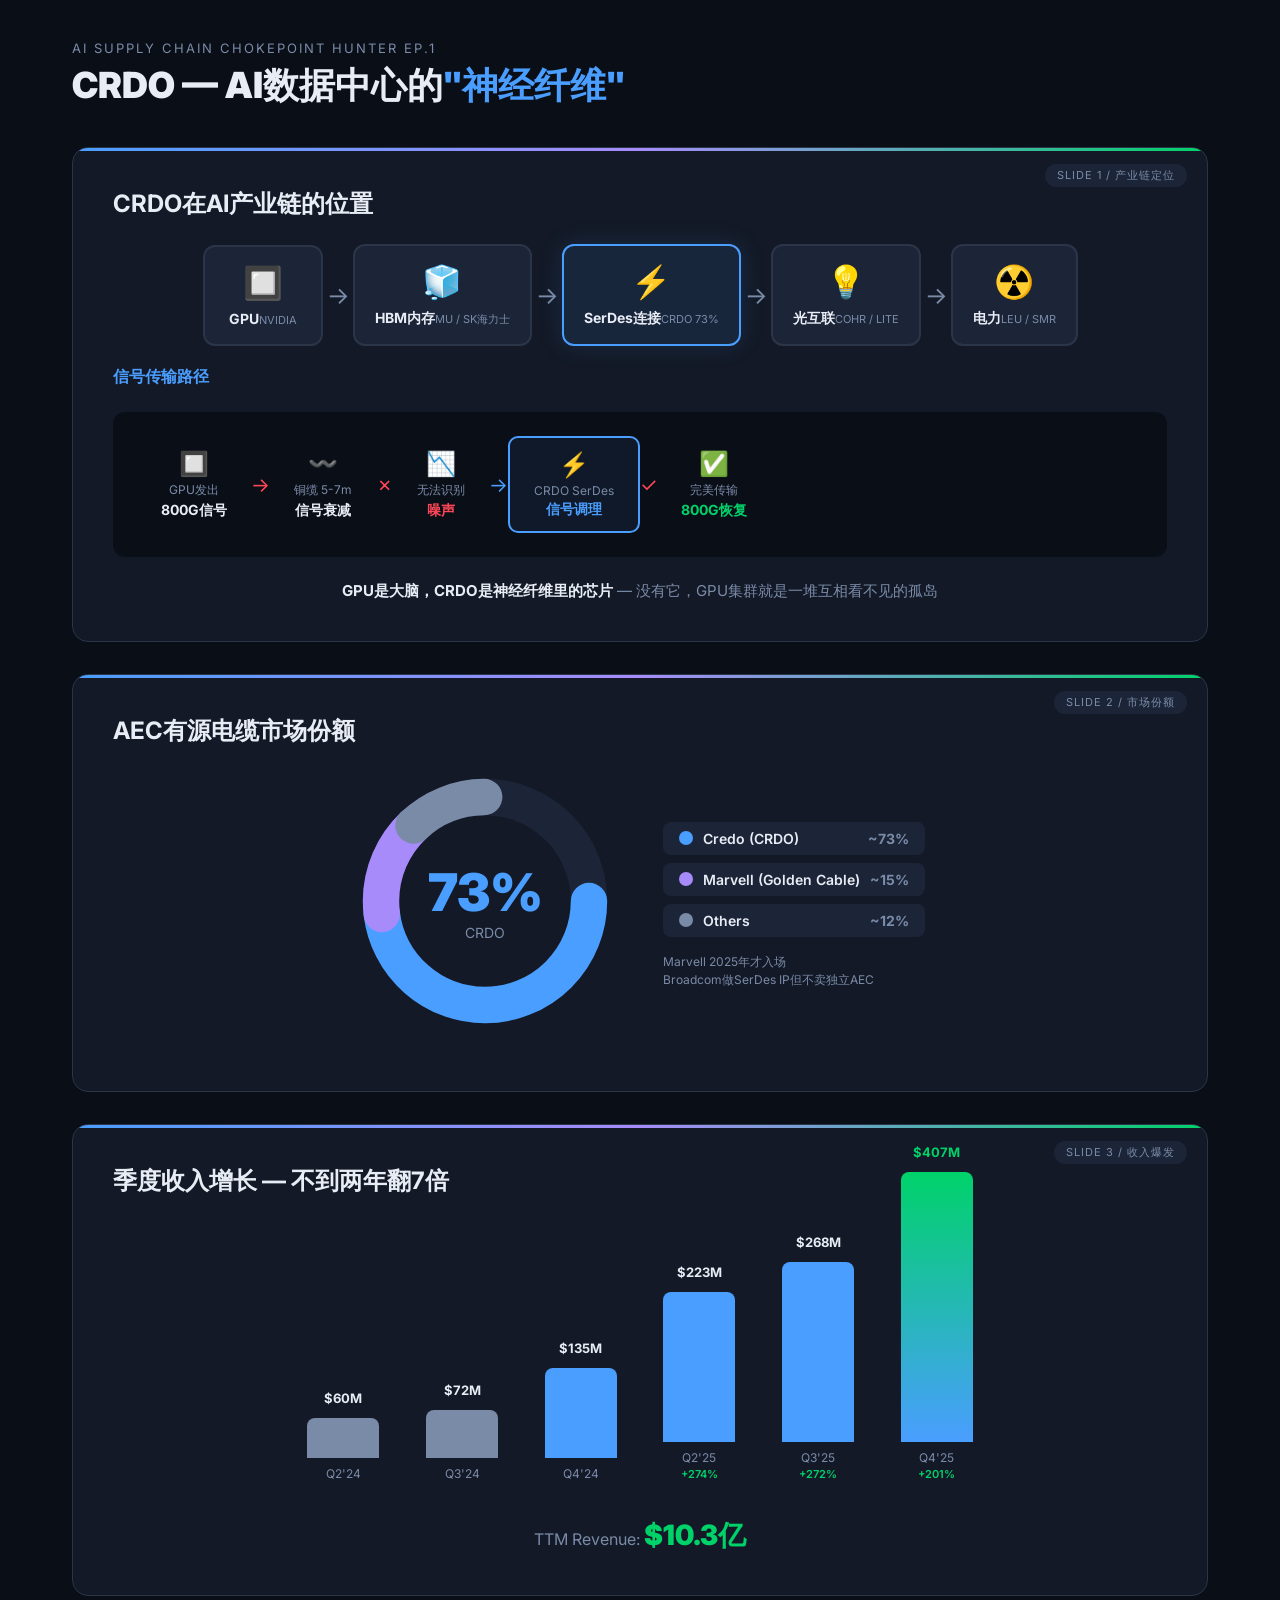
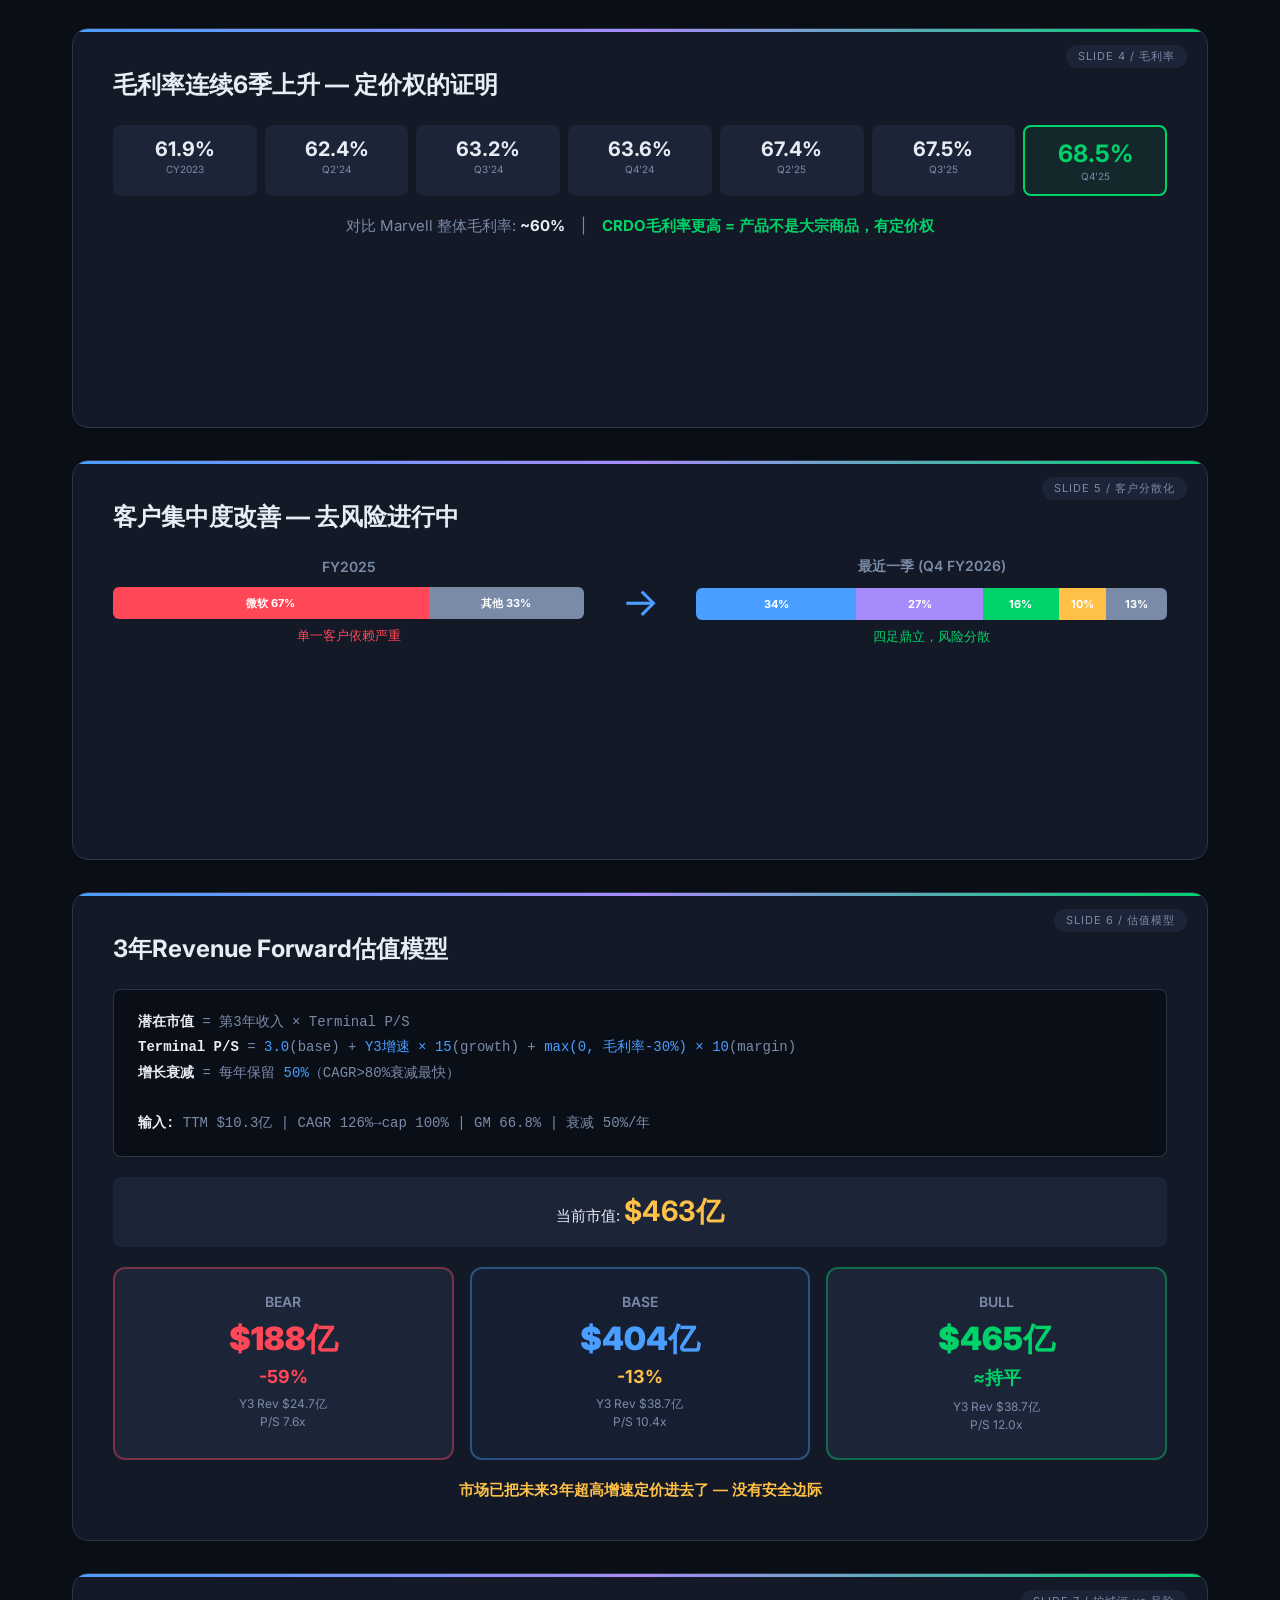
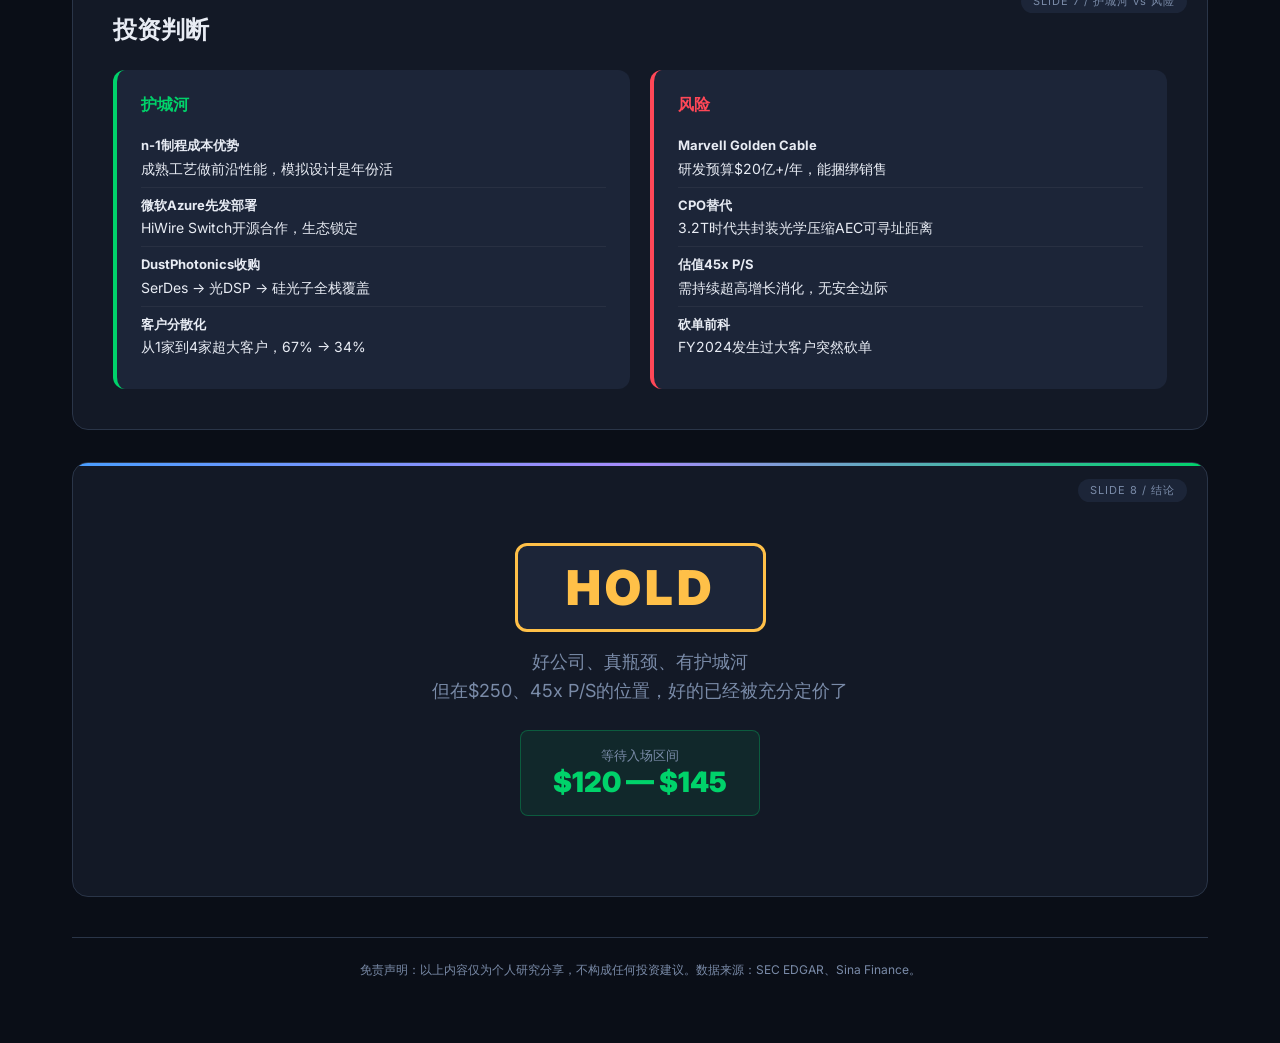
<file: web/video_slides.html>
<!DOCTYPE html>
<html lang="zh-CN">
<head>
<meta charset="UTF-8">
<meta name="viewport" content="width=device-width, initial-scale=1.0">
<title>CRDO EP.1 — 视频素材</title>
<style>
@import url('https://fonts.googleapis.com/css2?family=Inter:wght@400;600;700;900&display=swap');
*{margin:0;padding:0;box-sizing:border-box;}
:root{--bg:#0a0e17;--bg2:#131926;--bg3:#1c2538;--border:#2a3548;--text:#e8ecf4;--text2:#7a8ba8;--green:#00d26a;--red:#ff4757;--blue:#4a9eff;--yellow:#ffc048;--orange:#ff8c42;--purple:#a78bfa;}
body{background:var(--bg);color:var(--text);font-family:'Inter',sans-serif;}

.page{max-width:1200px;margin:0 auto;padding:40px 32px;}
.page-title{font-size:13px;color:var(--text2);letter-spacing:2px;text-transform:uppercase;margin-bottom:8px;}
h1{font-size:36px;font-weight:900;margin-bottom:40px;line-height:1.2;}
h1 span{color:var(--blue);}

.slide{
  background:var(--bg2);border:1px solid var(--border);border-radius:16px;
  padding:40px;margin-bottom:32px;position:relative;overflow:hidden;
  min-height:400px;
}
.slide::before{
  content:'';position:absolute;top:0;left:0;right:0;height:3px;
  background:linear-gradient(90deg,var(--blue),var(--purple),var(--green));
}
.slide-label{
  position:absolute;top:16px;right:20px;font-size:11px;color:var(--text2);
  background:var(--bg3);padding:4px 12px;border-radius:20px;letter-spacing:1px;
}
.slide h2{font-size:24px;font-weight:700;margin-bottom:24px;}
.slide h3{font-size:16px;font-weight:600;color:var(--blue);margin:20px 0 12px;}

/* ---- Slide 1: Supply Chain ---- */
.chain-flow{display:flex;align-items:center;gap:0;justify-content:center;flex-wrap:wrap;margin:20px 0;}
.chain-node{
  text-align:center;padding:16px 20px;border-radius:12px;min-width:120px;
  border:2px solid var(--border);background:var(--bg3);position:relative;
}
.chain-node.highlight{border-color:var(--blue);background:rgba(74,158,255,0.1);box-shadow:0 0 24px rgba(74,158,255,0.15);}
.chain-node .icon{font-size:32px;display:block;margin-bottom:6px;}
.chain-node .label{font-size:14px;font-weight:700;}
.chain-node .sub{font-size:11px;color:var(--text2);margin-top:2px;}
.chain-arrow{font-size:24px;color:var(--text2);margin:0 4px;flex-shrink:0;}

/* ---- Slide 2: Market Share ---- */
.pie-container{display:flex;align-items:center;gap:48px;justify-content:center;margin:20px 0;}
.pie-ring{position:relative;width:260px;height:260px;}
.pie-ring svg{width:100%;height:100%;}
.pie-center{
  position:absolute;top:50%;left:50%;transform:translate(-50%,-50%);text-align:center;
}
.pie-center .big{font-size:52px;font-weight:900;color:var(--blue);}
.pie-center .sub{font-size:14px;color:var(--text2);}
.pie-legend{font-size:14px;}
.pie-legend .leg-item{display:flex;align-items:center;gap:10px;margin:8px 0;padding:8px 16px;border-radius:8px;background:var(--bg3);}
.leg-dot{width:14px;height:14px;border-radius:50%;flex-shrink:0;}
.leg-name{font-weight:600;flex:1;}
.leg-val{font-weight:700;color:var(--text2);}

/* ---- Slide 3: Revenue ---- */
.bar-container{display:flex;align-items:flex-end;gap:12px;height:280px;padding:20px 0;margin:0 auto;max-width:700px;}
.bar-item{flex:1;display:flex;flex-direction:column;align-items:center;}
.bar-rect{width:100%;max-width:72px;border-radius:8px 8px 0 0;transition:height 0.5s;position:relative;}
.bar-rect .bar-val{
  position:absolute;top:-28px;left:50%;transform:translateX(-50%);
  font-size:13px;font-weight:700;white-space:nowrap;
}
.bar-label{font-size:12px;color:var(--text2);margin-top:8px;text-align:center;}
.bar-yoy{font-size:11px;color:var(--green);font-weight:600;margin-top:2px;}
.bar-baseline{width:100%;border-top:1px dashed var(--border);margin-top:auto;}

/* ---- Slide 4: Margin ---- */
.line-chart{position:relative;height:200px;margin:20px 0;}
.line-chart svg{width:100%;height:100%;}
.margin-grid{display:grid;grid-template-columns:repeat(7,1fr);gap:8px;margin-top:20px;}
.margin-item{text-align:center;padding:12px 4px;border-radius:8px;background:var(--bg3);}
.margin-item .mv{font-size:20px;font-weight:700;}
.margin-item .ml{font-size:10px;color:var(--text2);margin-top:2px;}

/* ---- Slide 5: Customer ---- */
.customer-compare{display:grid;grid-template-columns:1fr 80px 1fr;gap:16px;align-items:center;margin:20px 0;}
.cust-pie{text-align:center;}
.cust-pie .title{font-size:14px;color:var(--text2);margin-bottom:12px;font-weight:600;}
.cust-arrow-mid{text-align:center;font-size:40px;color:var(--blue);}
.cust-bar{height:32px;border-radius:6px;display:flex;overflow:hidden;margin:6px 0;}
.cust-seg{display:flex;align-items:center;justify-content:center;font-size:11px;font-weight:700;color:#fff;}

/* ---- Slide 6: Valuation ---- */
.val-scenarios{display:grid;grid-template-columns:repeat(3,1fr);gap:16px;margin:20px 0;}
.val-card{
  padding:24px;border-radius:12px;text-align:center;
  border:2px solid var(--border);background:var(--bg3);
}
.val-card.bear{border-color:rgba(255,71,87,0.4);}
.val-card.base{border-color:rgba(74,158,255,0.4);background:rgba(74,158,255,0.05);}
.val-card.bull{border-color:rgba(0,210,106,0.4);}
.val-card .sc-name{font-size:14px;color:var(--text2);font-weight:600;margin-bottom:8px;}
.val-card .sc-mcap{font-size:32px;font-weight:900;}
.val-card.bear .sc-mcap{color:var(--red);}
.val-card.base .sc-mcap{color:var(--blue);}
.val-card.bull .sc-mcap{color:var(--green);}
.val-card .sc-upside{font-size:18px;font-weight:700;margin:4px 0;}
.val-card .sc-detail{font-size:12px;color:var(--text2);margin-top:8px;line-height:1.5;}
.val-current{
  text-align:center;margin:20px 0 8px;padding:16px;
  background:var(--bg3);border-radius:8px;font-size:15px;
}
.val-current b{font-size:28px;color:var(--yellow);}

.formula-box{
  background:var(--bg);border:1px solid var(--border);border-radius:8px;
  padding:20px 24px;margin:16px 0;font-family:'Courier New',monospace;font-size:14px;line-height:1.8;
  color:var(--text2);
}
.formula-box b{color:var(--text);}
.formula-box .hl{color:var(--blue);}

/* ---- Slide 7: Moat vs Risk ---- */
.split-panel{display:grid;grid-template-columns:1fr 1fr;gap:20px;}
.panel{padding:24px;border-radius:12px;background:var(--bg3);}
.panel.moat{border-left:4px solid var(--green);}
.panel.risk{border-left:4px solid var(--red);}
.panel h3{margin-top:0;}
.panel ul{list-style:none;padding:0;}
.panel li{padding:8px 0;border-bottom:1px solid rgba(255,255,255,0.05);font-size:14px;line-height:1.5;}
.panel li:last-child{border:none;}
.panel li strong{display:block;font-size:13px;margin-bottom:2px;}

/* ---- Slide 8: Verdict ---- */
.verdict-box{
  text-align:center;padding:40px;
}
.verdict-badge{
  display:inline-block;font-size:48px;font-weight:900;
  padding:12px 48px;border-radius:12px;
  background:var(--bg3);border:3px solid var(--yellow);color:var(--yellow);
  letter-spacing:4px;
}
.verdict-reason{font-size:18px;color:var(--text2);margin-top:16px;max-width:600px;margin-left:auto;margin-right:auto;line-height:1.6;}
.entry-zone{
  margin-top:24px;padding:16px 32px;background:rgba(0,210,106,0.08);
  border:1px solid rgba(0,210,106,0.3);border-radius:8px;display:inline-block;
}
.entry-zone .ez-label{font-size:13px;color:var(--text2);}
.entry-zone .ez-range{font-size:28px;font-weight:900;color:var(--green);}

/* ---- Signal Path ---- */
.signal-path{
  display:flex;align-items:center;gap:0;margin:24px 0;padding:24px;
  background:var(--bg);border-radius:12px;overflow-x:auto;
}
.sp-stage{
  text-align:center;padding:12px 24px;position:relative;flex-shrink:0;
}
.sp-stage .sp-icon{font-size:24px;margin-bottom:4px;}
.sp-stage .sp-text{font-size:12px;color:var(--text2);}
.sp-stage .sp-val{font-size:14px;font-weight:700;margin-top:2px;}
.sp-arrow{color:var(--red);font-size:20px;flex-shrink:0;}
.sp-stage.good .sp-val{color:var(--green);}
.sp-stage.bad .sp-val{color:var(--red);}

/* Disclaimer */
.disclaimer{
  text-align:center;padding:24px;margin-top:40px;
  font-size:12px;color:var(--text2);border-top:1px solid var(--border);
}
</style>
</head>
<body>
<div class="page">
  <p class="page-title">AI Supply Chain Chokepoint Hunter EP.1</p>
  <h1>CRDO — AI数据中心的<span>"神经纤维"</span></h1>

  <!-- ========== Slide 1: Supply Chain Position ========== -->
  <div class="slide" id="s1">
    <span class="slide-label">SLIDE 1 / 产业链定位</span>
    <h2>CRDO在AI产业链的位置</h2>
    <div class="chain-flow">
      <div class="chain-node"><span class="icon">🔲</span><span class="label">GPU</span><span class="sub">NVIDIA</span></div>
      <span class="chain-arrow">→</span>
      <div class="chain-node"><span class="icon">🧊</span><span class="label">HBM内存</span><span class="sub">MU / SK海力士</span></div>
      <span class="chain-arrow">→</span>
      <div class="chain-node highlight"><span class="icon">⚡</span><span class="label">SerDes连接</span><span class="sub">CRDO 73%</span></div>
      <span class="chain-arrow">→</span>
      <div class="chain-node"><span class="icon">💡</span><span class="label">光互联</span><span class="sub">COHR / LITE</span></div>
      <span class="chain-arrow">→</span>
      <div class="chain-node"><span class="icon">☢️</span><span class="label">电力</span><span class="sub">LEU / SMR</span></div>
    </div>

    <h3>信号传输路径</h3>
    <div class="signal-path">
      <div class="sp-stage"><div class="sp-icon">🔲</div><div class="sp-text">GPU发出</div><div class="sp-val">800G信号</div></div>
      <span class="sp-arrow">→</span>
      <div class="sp-stage"><div class="sp-icon">〰️</div><div class="sp-text">铜缆 5-7m</div><div class="sp-val">信号衰减</div></div>
      <span class="sp-arrow bad">✗</span>
      <div class="sp-stage bad"><div class="sp-icon">📉</div><div class="sp-text">无法识别</div><div class="sp-val">噪声</div></div>
      <span class="sp-arrow" style="color:var(--blue)">→</span>
      <div class="sp-stage" style="border:2px solid var(--blue);border-radius:10px;background:rgba(74,158,255,0.08)">
        <div class="sp-icon">⚡</div><div class="sp-text">CRDO SerDes</div><div class="sp-val" style="color:var(--blue)">信号调理</div>
      </div>
      <span class="sp-arrow good">✓</span>
      <div class="sp-stage good"><div class="sp-icon">✅</div><div class="sp-text">完美传输</div><div class="sp-val">800G恢复</div></div>
    </div>
    <p style="text-align:center;font-size:15px;color:var(--text2);margin-top:12px"><b style="color:var(--text)">GPU是大脑，CRDO是神经纤维里的芯片</b> — 没有它，GPU集群就是一堆互相看不见的孤岛</p>
  </div>

  <!-- ========== Slide 2: Market Share ========== -->
  <div class="slide" id="s2">
    <span class="slide-label">SLIDE 2 / 市场份额</span>
    <h2>AEC有源电缆市场份额</h2>
    <div class="pie-container">
      <div class="pie-ring">
        <svg viewBox="0 0 200 200">
          <circle cx="100" cy="100" r="80" fill="none" stroke="var(--bg3)" stroke-width="28"/>
          <circle cx="100" cy="100" r="80" fill="none" stroke="var(--blue)" stroke-width="28"
            stroke-dasharray="367 503" stroke-dashoffset="126" stroke-linecap="round"/>
          <circle cx="100" cy="100" r="80" fill="none" stroke="var(--purple)" stroke-width="28"
            stroke-dasharray="75 503" stroke-dashoffset="-241" stroke-linecap="round"/>
          <circle cx="100" cy="100" r="80" fill="none" stroke="var(--text2)" stroke-width="28"
            stroke-dasharray="60 503" stroke-dashoffset="-316" stroke-linecap="round"/>
        </svg>
        <div class="pie-center">
          <div class="big">73%</div>
          <div class="sub">CRDO</div>
        </div>
      </div>
      <div class="pie-legend">
        <div class="leg-item"><span class="leg-dot" style="background:var(--blue)"></span><span class="leg-name">Credo (CRDO)</span><span class="leg-val">~73%</span></div>
        <div class="leg-item"><span class="leg-dot" style="background:var(--purple)"></span><span class="leg-name">Marvell (Golden Cable)</span><span class="leg-val">~15%</span></div>
        <div class="leg-item"><span class="leg-dot" style="background:var(--text2)"></span><span class="leg-name">Others</span><span class="leg-val">~12%</span></div>
        <p style="font-size:12px;color:var(--text2);margin-top:16px;max-width:240px;line-height:1.5">Marvell 2025年才入场<br>Broadcom做SerDes IP但不卖独立AEC</p>
      </div>
    </div>
  </div>

  <!-- ========== Slide 3: Revenue Growth ========== -->
  <div class="slide" id="s3">
    <span class="slide-label">SLIDE 3 / 收入爆发</span>
    <h2>季度收入增长 — 不到两年翻7倍</h2>
    <div class="bar-container">
      <div class="bar-item">
        <div class="bar-rect" style="height:40px;background:var(--text2)"><span class="bar-val">$60M</span></div>
        <div class="bar-label">Q2'24</div>
      </div>
      <div class="bar-item">
        <div class="bar-rect" style="height:48px;background:var(--text2)"><span class="bar-val">$72M</span></div>
        <div class="bar-label">Q3'24</div>
      </div>
      <div class="bar-item">
        <div class="bar-rect" style="height:90px;background:var(--blue)"><span class="bar-val">$135M</span></div>
        <div class="bar-label">Q4'24</div>
      </div>
      <div class="bar-item">
        <div class="bar-rect" style="height:150px;background:var(--blue)"><span class="bar-val">$223M</span></div>
        <div class="bar-label">Q2'25</div>
        <div class="bar-yoy">+274%</div>
      </div>
      <div class="bar-item">
        <div class="bar-rect" style="height:180px;background:var(--blue)"><span class="bar-val">$268M</span></div>
        <div class="bar-label">Q3'25</div>
        <div class="bar-yoy">+272%</div>
      </div>
      <div class="bar-item">
        <div class="bar-rect" style="height:270px;background:linear-gradient(180deg,var(--green),var(--blue))"><span class="bar-val" style="color:var(--green)">$407M</span></div>
        <div class="bar-label">Q4'25</div>
        <div class="bar-yoy">+201%</div>
      </div>
    </div>
    <div style="text-align:center;margin-top:16px">
      <span style="font-size:16px;color:var(--text2)">TTM Revenue: </span>
      <span style="font-size:28px;font-weight:900;color:var(--green)">$10.3亿</span>
    </div>
  </div>

  <!-- ========== Slide 4: Gross Margin ========== -->
  <div class="slide" id="s4">
    <span class="slide-label">SLIDE 4 / 毛利率</span>
    <h2>毛利率连续6季上升 — 定价权的证明</h2>
    <div class="margin-grid">
      <div class="margin-item"><div class="mv">61.9%</div><div class="ml">CY2023</div></div>
      <div class="margin-item"><div class="mv">62.4%</div><div class="ml">Q2'24</div></div>
      <div class="margin-item"><div class="mv">63.2%</div><div class="ml">Q3'24</div></div>
      <div class="margin-item"><div class="mv">63.6%</div><div class="ml">Q4'24</div></div>
      <div class="margin-item"><div class="mv">67.4%</div><div class="ml">Q2'25</div></div>
      <div class="margin-item"><div class="mv">67.5%</div><div class="ml">Q3'25</div></div>
      <div class="margin-item" style="border:2px solid var(--green);background:rgba(0,210,106,0.08)"><div class="mv" style="color:var(--green);font-size:24px">68.5%</div><div class="ml">Q4'25</div></div>
    </div>
    <div style="text-align:center;margin-top:20px;font-size:15px;">
      <span style="color:var(--text2)">对比 Marvell 整体毛利率: </span><span style="font-weight:700">~60%</span>
      <span style="color:var(--text2);margin:0 12px">|</span>
      <span style="color:var(--green);font-weight:700">CRDO毛利率更高 = 产品不是大宗商品，有定价权</span>
    </div>
  </div>

  <!-- ========== Slide 5: Customer Diversification ========== -->
  <div class="slide" id="s5">
    <span class="slide-label">SLIDE 5 / 客户分散化</span>
    <h2>客户集中度改善 — 去风险进行中</h2>
    <div class="customer-compare">
      <div class="cust-pie">
        <div class="title">FY2025</div>
        <div class="cust-bar" style="width:100%">
          <div class="cust-seg" style="width:67%;background:var(--red)">微软 67%</div>
          <div class="cust-seg" style="width:33%;background:var(--text2)">其他 33%</div>
        </div>
        <p style="font-size:13px;color:var(--red);margin-top:8px">单一客户依赖严重</p>
      </div>
      <div class="cust-arrow-mid">→</div>
      <div class="cust-pie">
        <div class="title">最近一季 (Q4 FY2026)</div>
        <div class="cust-bar" style="width:100%">
          <div class="cust-seg" style="width:34%;background:var(--blue)">34%</div>
          <div class="cust-seg" style="width:27%;background:var(--purple)">27%</div>
          <div class="cust-seg" style="width:16%;background:var(--green)">16%</div>
          <div class="cust-seg" style="width:10%;background:var(--yellow)">10%</div>
          <div class="cust-seg" style="width:13%;background:var(--text2)">13%</div>
        </div>
        <p style="font-size:13px;color:var(--green);margin-top:8px">四足鼎立，风险分散</p>
      </div>
    </div>
  </div>

  <!-- ========== Slide 6: Valuation Model ========== -->
  <div class="slide" id="s6">
    <span class="slide-label">SLIDE 6 / 估值模型</span>
    <h2>3年Revenue Forward估值模型</h2>
    <div class="formula-box">
      <b>潜在市值</b> = 第3年收入 × Terminal P/S<br>
      <b>Terminal P/S</b> = <span class="hl">3.0</span>(base) + <span class="hl">Y3增速 × 15</span>(growth) + <span class="hl">max(0, 毛利率-30%) × 10</span>(margin)<br>
      <b>增长衰减</b> = 每年保留 <span class="hl">50%</span>（CAGR>80%衰减最快）<br><br>
      <b>输入:</b> TTM $10.3亿 | CAGR 126%→cap 100% | GM 66.8% | 衰减 50%/年
    </div>
    <div class="val-current">当前市值: <b>$463亿</b></div>
    <div class="val-scenarios">
      <div class="val-card bear">
        <div class="sc-name">BEAR</div>
        <div class="sc-mcap">$188亿</div>
        <div class="sc-upside" style="color:var(--red)">-59%</div>
        <div class="sc-detail">Y3 Rev $24.7亿<br>P/S 7.6x</div>
      </div>
      <div class="val-card base">
        <div class="sc-name">BASE</div>
        <div class="sc-mcap">$404亿</div>
        <div class="sc-upside" style="color:var(--yellow)">-13%</div>
        <div class="sc-detail">Y3 Rev $38.7亿<br>P/S 10.4x</div>
      </div>
      <div class="val-card bull">
        <div class="sc-name">BULL</div>
        <div class="sc-mcap">$465亿</div>
        <div class="sc-upside" style="color:var(--green)">≈持平</div>
        <div class="sc-detail">Y3 Rev $38.7亿<br>P/S 12.0x</div>
      </div>
    </div>
    <p style="text-align:center;font-size:15px;color:var(--yellow);margin-top:12px;font-weight:600">市场已把未来3年超高增速定价进去了 — 没有安全边际</p>
  </div>

  <!-- ========== Slide 7: Moat vs Risk ========== -->
  <div class="slide" id="s7">
    <span class="slide-label">SLIDE 7 / 护城河 vs 风险</span>
    <h2>投资判断</h2>
    <div class="split-panel">
      <div class="panel moat">
        <h3 style="color:var(--green)">护城河</h3>
        <ul>
          <li><strong>n-1制程成本优势</strong>成熟工艺做前沿性能，模拟设计是年份活</li>
          <li><strong>微软Azure先发部署</strong>HiWire Switch开源合作，生态锁定</li>
          <li><strong>DustPhotonics收购</strong>SerDes → 光DSP → 硅光子全栈覆盖</li>
          <li><strong>客户分散化</strong>从1家到4家超大客户，67% → 34%</li>
        </ul>
      </div>
      <div class="panel risk">
        <h3 style="color:var(--red)">风险</h3>
        <ul>
          <li><strong>Marvell Golden Cable</strong>研发预算$20亿+/年，能捆绑销售</li>
          <li><strong>CPO替代</strong>3.2T时代共封装光学压缩AEC可寻址距离</li>
          <li><strong>估值45x P/S</strong>需持续超高增长消化，无安全边际</li>
          <li><strong>砍单前科</strong>FY2024发生过大客户突然砍单</li>
        </ul>
      </div>
    </div>
  </div>

  <!-- ========== Slide 8: Verdict ========== -->
  <div class="slide" id="s8">
    <span class="slide-label">SLIDE 8 / 结论</span>
    <div class="verdict-box">
      <div class="verdict-badge">HOLD</div>
      <p class="verdict-reason">好公司、真瓶颈、有护城河<br>但在$250、45x P/S的位置，好的已经被充分定价了</p>
      <div class="entry-zone">
        <div class="ez-label">等待入场区间</div>
        <div class="ez-range">$120 — $145</div>
      </div>
    </div>
  </div>

  <p class="disclaimer">免责声明：以上内容仅为个人研究分享，不构成任何投资建议。数据来源：SEC EDGAR、Sina Finance。</p>
</div>
</body>
</html>
</file>
